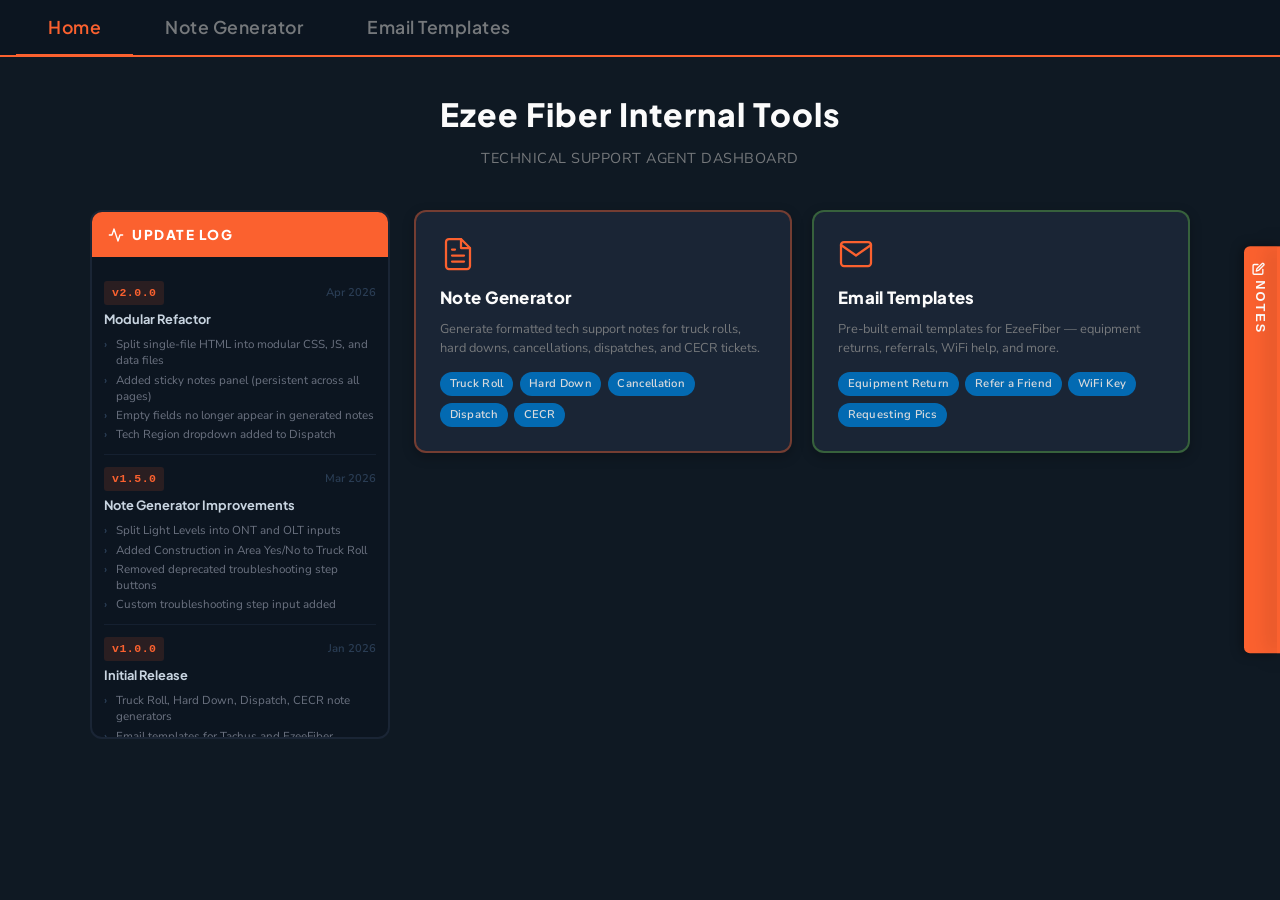
<file: index.html>
<!DOCTYPE html>
<html lang="en">
<head>
    <meta charset="UTF-8">
    <meta name="viewport" content="width=device-width, initial-scale=1.0">
    <link rel="icon" type="image/jpg" href="./assets/img/EzeeIcon.jpg">
    <title>Ezee Fiber | Home</title>
    <link rel="preconnect" href="https://fonts.googleapis.com">
    <link rel="preconnect" href="https://fonts.gstatic.com" crossorigin>
    <link href="https://fonts.googleapis.com/css2?family=Nunito+Sans:ital,opsz,wght@0,6..12,300;0,6..12,400;0,6..12,500;0,6..12,600;0,6..12,700;0,6..12,800;0,6..12,900;1,6..12,400&family=Plus+Jakarta+Sans:wght@300;400;500;600;700;800;900&display=swap" rel="stylesheet">
    <link rel="stylesheet" href="./assets/css/styles.css">
</head>
<body>

    <!-- ── TAB NAVIGATION ── -->
    <nav class="tab-nav">
        <button class="tab-btn active" onclick="location.href='index.html'">Home</button>
        <button class="tab-btn" onclick="location.href='notegenerator.html'">Note Generator</button>
        <button class="tab-btn" onclick="location.href='emailtemplate.html'">Email Templates</button>
    </nav>

    <!-- ── PAGE: HOME ── -->
    <div class="home-page">
        <div class="home-header">
            <h1>Ezee Fiber Internal Tools</h1>
            <p>Technical Support Agent Dashboard</p>
        </div>

        <!-- ── TWO-COLUMN LAYOUT: Update Log + Tool Cards ── -->
        <div class="home-body">

            <!-- LEFT: Update Log -->
            <div class="update-log">
                <div class="update-log-header">
                    <span class="update-log-icon"><svg width="16" height="16" viewBox="0 0 24 24" fill="none" stroke="white" stroke-width="2" stroke-linecap="round" stroke-linejoin="round"><polyline points="22 12 18 12 15 21 9 3 6 12 2 12"/></svg></span>
                    <span class="update-log-title">Update Log</span>
                </div>
                <div class="update-log-list">

                    <div class="update-entry">
                        <div class="update-entry-top">
                            <span class="update-version">v2.0.0</span>
                            <span class="update-date">Apr 2026</span>
                        </div>
                        <div class="update-entry-title">Modular Refactor</div>
                        <ul class="update-entry-items">
                            <li>Split single-file HTML into modular CSS, JS, and data files</li>
                            <li>Added sticky notes panel (persistent across all pages)</li>
                            <li>Empty fields no longer appear in generated notes</li>
                            <li>Tech Region dropdown added to Dispatch</li>
                        </ul>
                    </div>

                    <div class="update-entry">
                        <div class="update-entry-top">
                            <span class="update-version">v1.5.0</span>
                            <span class="update-date">Mar 2026</span>
                        </div>
                        <div class="update-entry-title">Note Generator Improvements</div>
                        <ul class="update-entry-items">
                            <li>Split Light Levels into ONT and OLT inputs</li>
                            <li>Added Construction in Area Yes/No to Truck Roll</li>
                            <li>Removed deprecated troubleshooting step buttons</li>
                            <li>Custom troubleshooting step input added</li>
                        </ul>
                    </div>

                    <div class="update-entry">
                        <div class="update-entry-top">
                            <span class="update-version">v1.0.0</span>
                            <span class="update-date">Jan 2026</span>
                        </div>
                        <div class="update-entry-title">Initial Release</div>
                        <ul class="update-entry-items">
                            <li>Truck Roll, Hard Down, Dispatch, CECR note generators</li>
                            <li>Email templates for Tachus and EzeeFiber</li>
                            <li>Login gate with session management</li>
                        </ul>
                    </div>

                </div>
            </div>

            <!-- RIGHT: Tool Cards -->
            <div class="home-right">
                <div class="home-grid">
                    <div class="home-card card-orange" onclick="location.href='notegenerator.html'">
                        <span class="home-card-icon">
                            <svg width="36" height="36" viewBox="0 0 24 24" fill="none" stroke="#FB612F" stroke-width="1.5" stroke-linecap="round" stroke-linejoin="round"><path d="M14 2H6a2 2 0 0 0-2 2v16a2 2 0 0 0 2 2h12a2 2 0 0 0 2-2V8z"/><polyline points="14,2 14,8 20,8"/><line x1="16" y1="13" x2="8" y2="13"/><line x1="16" y1="17" x2="8" y2="17"/><line x1="10" y1="9" x2="8" y2="9"/></svg>
                        </span>
                        <div class="home-card-title">Note Generator</div>
                        <div class="home-card-desc">Generate formatted tech support notes for truck rolls, hard downs, cancellations, dispatches, and CECR tickets.</div>
                        <div class="home-card-tags">
                            <span class="home-card-tag">Truck Roll</span>
                            <span class="home-card-tag">Hard Down</span>
                            <span class="home-card-tag">Cancellation</span>
                            <span class="home-card-tag">Dispatch</span>
                            <span class="home-card-tag">CECR</span>
                        </div>
                    </div>
                    <div class="home-card card-green" onclick="location.href='emailtemplate.html'">
                        <span class="home-card-icon">
                            <svg width="36" height="36" viewBox="0 0 24 24" fill="none" stroke="#FB612F" stroke-width="1.5" stroke-linecap="round" stroke-linejoin="round"><path d="M4 4h16c1.1 0 2 .9 2 2v12c0 1.1-.9 2-2 2H4c-1.1 0-2-.9-2-2V6c0-1.1.9-2 2-2z"/><polyline points="22,6 12,13 2,6"/></svg>
                        </span>
                        <div class="home-card-title">Email Templates</div>
                        <div class="home-card-desc">Pre-built email templates for EzeeFiber — equipment returns, referrals, WiFi help, and more.</div>
                        <div class="home-card-tags">
                            <span class="home-card-tag">Equipment Return</span>
                            <span class="home-card-tag">Refer a Friend</span>
                            <span class="home-card-tag">WiFi Key</span>
                            <span class="home-card-tag">Requesting Pics</span>
                        </div>
                    </div>
                </div>
            </div>

        </div><!-- end .home-body -->
    </div>

    <!-- ── STICKY NOTES PANEL ── -->
    <div class="sticky-notes-tab" id="sticky-notes-tab">
        <button class="sticky-notes-toggle" onclick="toggleNotesPanel()" title="Toggle Notes">
            <svg width="13" height="13" viewBox="0 0 24 24" fill="none" stroke="white" stroke-width="2.5" stroke-linecap="round" stroke-linejoin="round" style="display:inline;vertical-align:middle;margin-right:4px"><path d="M11 4H4a2 2 0 0 0-2 2v14a2 2 0 0 0 2 2h14a2 2 0 0 0 2-2v-7"/><path d="M18.5 2.5a2.121 2.121 0 0 1 3 3L12 15l-4 1 1-4 9.5-9.5z"/></svg>Notes
        </button>
        <div class="sticky-notes-panel" id="sticky-notes-panel">
            <div class="sticky-notes-inner">
                <div class="sticky-notes-header">
                    <span class="sticky-notes-title"><svg width="13" height="13" viewBox="0 0 24 24" fill="none" stroke="#FB612F" stroke-width="2.5" stroke-linecap="round" stroke-linejoin="round" style="display:inline;vertical-align:middle;margin-right:4px"><path d="M11 4H4a2 2 0 0 0-2 2v14a2 2 0 0 0 2 2h14a2 2 0 0 0 2-2v-7"/><path d="M18.5 2.5a2.121 2.121 0 0 1 3 3L12 15l-4 1 1-4 9.5-9.5z"/></svg>My Notes</span>
                    <div class="sticky-notes-actions">
                        <button class="sticky-notes-copy" id="notes-copy-btn" onclick="copyNotes()">Copy</button>
                        <button class="sticky-notes-clear" onclick="clearNotes()">Clear</button>
                    </div>
                </div>
                <textarea class="sticky-notes-textarea" id="sticky-notes-area" placeholder="Type notes here... They'll be saved automatically."></textarea>
                <div class="sticky-notes-footer">Auto-saved to this browser</div>
            </div>
        </div>
    </div>

    <!-- ══════════════════════════════════════════════
         SCRIPTS
         ══════════════════════════════════════════════ -->
    <script src="./assets/js/notes.js"></script>
    <script>
        const stickyArea = document.getElementById('sticky-notes-area');
        const saved = localStorage.getItem('ef_sticky_notes');
        if (saved) stickyArea.value = saved;
        stickyArea.addEventListener('input', () => localStorage.setItem('ef_sticky_notes', stickyArea.value));
    </script>

</body>
</html>
</file>
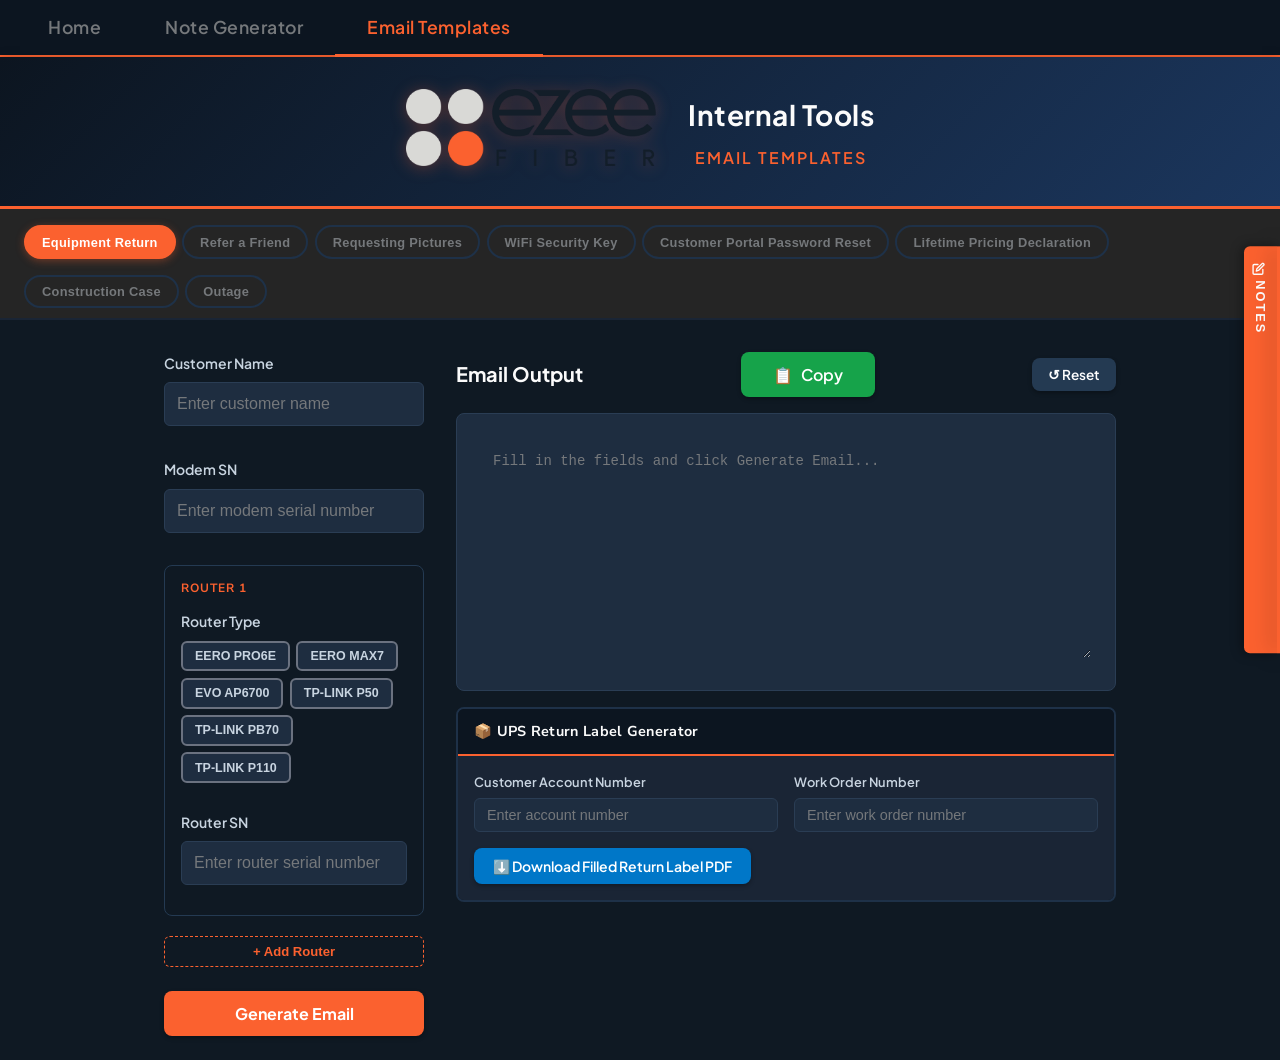
<file: emailtemplate.html>
<!DOCTYPE html>
<html lang="en">
<head>
    <meta charset="UTF-8">
    <meta name="viewport" content="width=device-width, initial-scale=1.0">
    <link rel="icon" type="image/jpg" href="./assets/img/EzeeIcon.jpg">
    <title>Ezee Fiber | Email Templates</title>
    <link rel="preconnect" href="https://fonts.googleapis.com">
    <link rel="preconnect" href="https://fonts.gstatic.com" crossorigin>
    <link href="https://fonts.googleapis.com/css2?family=Nunito+Sans:ital,opsz,wght@0,6..12,300;0,6..12,400;0,6..12,500;0,6..12,600;0,6..12,700;0,6..12,800;0,6..12,900;1,6..12,400&family=Plus+Jakarta+Sans:wght@300;400;500;600;700;800;900&display=swap" rel="stylesheet">
    <link rel="stylesheet" href="./assets/css/styles.css">
</head>
<body>

    <!-- ── TAB NAVIGATION ── -->
    <nav class="tab-nav">
        <button class="tab-btn" onclick="location.href='index.html'">Home</button>
        <button class="tab-btn" onclick="location.href='notegenerator.html'">Note Generator</button>
        <button class="tab-btn active" onclick="location.href='emailtemplate.html'">Email Templates</button>
    </nav>

    <!-- Page header — logo, title, and subtitle -->
    <div class="header-wrapper">
        <div class="header-container">
            <div class="logo-container">
                <img src="./assets/img/EzeeFiberLogo.png" alt="Ezee Fiber Logo">
            </div>
            <div class="header-text">
                <div class="header-title">Internal Tools</div>
                <div class="header-subtitle">Email Templates</div>
            </div>
        </div>
    </div>

    <!-- ── PAGE: EMAIL TEMPLATES ── -->
    <div class="email-page">
        <!-- EzeeFiber Email Templates -->
        <div id="email-sub-ezee" class="email-sub-page active">
            <nav class="email-mini-nav email-mini-nav-ezee">
                <button class="email-mini-btn email-mini-btn-active" id="email-ezee-btn-cancellation" onclick="switchEmailMiniTab('ezee', 'cancellation', this)">Equipment Return</button>
                <button class="email-mini-btn" id="email-ezee-btn-raf" onclick="switchEmailMiniTab('ezee', 'raf', this)">Refer a Friend</button>
                <button class="email-mini-btn" id="email-ezee-btn-requesting-pictures" onclick="switchEmailMiniTab('ezee', 'requesting-pictures', this)">Requesting Pictures</button>
                <button class="email-mini-btn" id="email-ezee-btn-wifi-security-key" onclick="switchEmailMiniTab('ezee', 'wifi-security-key', this)">WiFi Security Key</button>
                <button class="email-mini-btn" id="email-ezee-btn-portal-password-reset" onclick="switchEmailMiniTab('ezee', 'portal-password-reset', this)">Customer Portal Password Reset</button>
                <button class="email-mini-btn" id="email-ezee-btn-lifetime-pricing" onclick="switchEmailMiniTab('ezee', 'lifetime-pricing', this)">Lifetime Pricing Declaration</button>
                <button class="email-mini-btn" id="email-ezee-btn-construction-case" onclick="switchEmailMiniTab('ezee', 'construction-case', this)">Construction Case</button>
                <button class="email-mini-btn" id="email-ezee-btn-outage" onclick="switchEmailMiniTab('ezee', 'outage', this)">Outage</button>
            </nav>
            <div class="email-mini-content">
                <div id="email-ezee-cancellation" class="email-mini-page active">
                    <div class="email-template-form">
                        <div class="etf-fields">
                            <div class="form-group">
                                <label for="ter-e-name">Customer Name</label>
                                <input type="text" id="ter-e-name" placeholder="Enter customer name">
                            </div>
                            <div class="form-group">
                                <label for="ter-e-modem">Modem SN</label>
                                <input type="text" id="ter-e-modem" placeholder="Enter modem serial number">
                            </div>
                            <div class="router-entries" id="ter-e-router-entries">
                                <div class="router-entry" data-router-type="">
                                    <div class="router-entry-header">
                                        <span class="router-entry-label">Router 1</span>
                                        <button type="button" class="router-remove-btn" style="display:none" onclick="removeRouterRow(this, 'ter-e')">✕ Remove</button>
                                    </div>
                                    <div class="form-group">
                                        <label>Router Type</label>
                                        <div class="router-type-grid">
                                            <button type="button" class="router-type-btn" onclick="setRouterType('EERO PRO6E', this)">EERO PRO6E</button>
                                            <button type="button" class="router-type-btn" onclick="setRouterType('EERO MAX7', this)">EERO MAX7</button>
                                            <button type="button" class="router-type-btn" onclick="setRouterType('EVO AP6700', this)">EVO AP6700</button>
                                            <button type="button" class="router-type-btn" onclick="setRouterType('TP-LINK P50', this)">TP-LINK P50</button>
                                            <button type="button" class="router-type-btn" onclick="setRouterType('TP-LINK PB70', this)">TP-LINK PB70</button>
                                            <button type="button" class="router-type-btn" onclick="setRouterType('TP-LINK P110', this)">TP-LINK P110</button>
                                        </div>
                                    </div>
                                    <div class="form-group">
                                        <label>Router SN</label>
                                        <input type="text" class="router-sn-input" placeholder="Enter router serial number">
                                    </div>
                                </div>
                            </div>
                            <button type="button" class="router-add-btn" onclick="addRouterRow('ter-e')">+ Add Router</button>
                            <button class="btn btn-primary etf-generate-btn" style="background:#FB612F;" onclick="generateEquipReturn()">Generate Email</button>
                        </div>
                        <div class="etf-output-wrap">
                            <div class="output-header">
                                <h3>Email Output</h3>
                                <button class="btn btn-success" onclick="copyEquipReturn()">
                                    <span id="ter-e-copy-icon">&#128203;</span>
                                    <span id="ter-e-copy-text">Copy</span>
                                </button>
                                <button class="btn btn-secondary" onclick="resetEmailTemplate('ter-e-output', ['ter-e-name','ter-e-modem'], 'ter-e')" style="padding:0.5rem 1rem;font-size:0.85rem;">↺ Reset</button>
                            </div>
                            <div class="output-box">
                                <textarea id="ter-e-output" spellcheck="false" placeholder="Fill in the fields and click Generate Email..."></textarea>
                            </div>
                            <div class="ups-label-section">
                                <div class="ups-label-header">
                                    <span class="ups-label-title">📦 UPS Return Label Generator</span>
                                </div>
                                <div class="ups-label-fields">
                                    <div class="ups-field-group">
                                        <label for="ter-e-acct">Customer Account Number</label>
                                        <input type="text" id="ter-e-acct" placeholder="Enter account number">
                                    </div>
                                    <div class="ups-field-group">
                                        <label for="ter-e-wo">Work Order Number</label>
                                        <input type="text" id="ter-e-wo" placeholder="Enter work order number">
                                    </div>
                                    <button class="btn ups-download-btn" onclick="downloadFilledPDF()">⬇️ Download Filled Return Label PDF</button>
                                </div>
                            </div>
                        </div>
                    </div>
                </div>
                <div id="email-ezee-raf" class="email-mini-page">
                    <div class="email-template-form raf-form">
                        <div class="etf-fields">
                            <div class="form-group">
                                <label for="eraf-name">Customer Name</label>
                                <input type="text" id="eraf-name" placeholder="Enter customer name">
                            </div>
                            <div class="form-group">
                                <label for="eraf-link">RAF Link</label>
                                <input type="text" id="eraf-link" placeholder="Enter referral link" style="width:100%;">
                            </div>
                            <button class="btn btn-primary etf-generate-btn" style="background:#FB612F;" onclick="generateRAF()">Generate Email</button>
                        </div>
                        <div class="etf-output-wrap">
                            <div class="output-header">
                                <h3>Email Output</h3>
                                <button class="btn btn-success" onclick="copyRAF()">
                                    <span id="eraf-copy-icon">&#128203;</span>
                                    <span id="eraf-copy-text">Copy</span>
                                </button>
                                <button class="btn btn-secondary" onclick="resetEmailTemplate('eraf-output', ['eraf-name','eraf-link'], null)" style="padding:0.5rem 1rem;font-size:0.85rem;">↺ Reset</button>
                            </div>
                            <img src="./assets/img/RAF1.png" class="raf-img-preview" alt="Refer a Friend header">
                            <div class="output-box">
                                <textarea id="eraf-output" spellcheck="false" placeholder="Fill in the fields and click Generate Email..."></textarea>
                            </div>
                            <img src="./assets/img/RAF2.png" class="raf-img-preview" alt="Refer a Friend footer">
                        </div>
                    </div>
                </div>
                <div id="email-ezee-requesting-pictures" class="email-mini-page">
                    <div class="email-template-form">
                        <div class="etf-fields">
                            <div class="form-group">
                                <label for="erp-name">Customer Name</label>
                                <input type="text" id="erp-name" placeholder="Enter customer name">
                            </div>
                            <div class="form-group">
                                <label for="erp-ticket">Ticket ID</label>
                                <input type="text" id="erp-ticket" placeholder="Enter ticket ID">
                            </div>
                            <button class="btn btn-primary etf-generate-btn" style="background:#FB612F;" onclick="generateReqPic()">Generate Email</button>
                        </div>
                        <div class="etf-output-wrap">
                            <div class="output-header">
                                <h3>Email Output</h3>
                                <button class="btn btn-success" onclick="copyReqPic()">
                                    <span id="erp-copy-icon">&#128203;</span>
                                    <span id="erp-copy-text">Copy</span>
                                </button>
                                <button class="btn btn-secondary" onclick="resetEmailTemplate('erp-output', ['erp-name','erp-ticket'], null)" style="padding:0.5rem 1rem;font-size:0.85rem;">↺ Reset</button>
                            </div>
                            <div class="output-box">
                                <textarea id="erp-output" spellcheck="false" placeholder="Fill in the fields and click Generate Email..."></textarea>
                            </div>
                        </div>
                    </div>
                </div>
                <div id="email-ezee-wifi-security-key" class="email-mini-page">
                    <div class="email-template-form">
                        <div class="etf-fields">
                            <div class="form-group">
                                <label for="ewsk-name">Customer First Name</label>
                                <input type="text" id="ewsk-name" placeholder="Enter first name">
                            </div>
                            <button class="btn btn-primary etf-generate-btn" style="background:#FB612F;" onclick="generateWifiKey()">Generate Email</button>
                        </div>
                        <div class="etf-output-wrap">
                            <div class="output-header">
                                <h3>Email Output</h3>
                                <button class="btn btn-success" onclick="copyWifiKey()">
                                    <span id="ewsk-copy-icon">&#128203;</span>
                                    <span id="ewsk-copy-text">Copy</span>
                                </button>
                                <button class="btn btn-secondary" onclick="resetEmailTemplate('ewsk-output', ['ewsk-name'], null)" style="padding:0.5rem 1rem;font-size:0.85rem;">↺ Reset</button>
                            </div>
                            <div class="output-box">
                                <textarea id="ewsk-output" spellcheck="false" placeholder="Fill in the fields and click Generate Email..."></textarea>
                            </div>
                        </div>
                    </div>
                </div>
                <div id="email-ezee-portal-password-reset" class="email-mini-page">
                    <div class="email-template-placeholder">
                        <div class="coming-soon-placeholder">
                            <div class="placeholder-mark" style="color:#FB612F;">Customer Portal Password Reset</div>
                            <div class="placeholder-sub">Coming Soon</div>
                        </div>
                    </div>
                </div>
                <div id="email-ezee-lifetime-pricing" class="email-mini-page">
                    <div class="email-template-placeholder">
                        <div class="coming-soon-placeholder">
                            <div class="placeholder-mark" style="color:#FB612F;">Lifetime Pricing Declaration</div>
                            <div class="placeholder-sub">Coming Soon</div>
                        </div>
                    </div>
                </div>
                <div id="email-ezee-construction-case" class="email-mini-page">
                    <div class="email-template-placeholder">
                        <div class="coming-soon-placeholder">
                            <div class="placeholder-mark" style="color:#FB612F;">Construction Case</div>
                            <div class="placeholder-sub">Coming Soon</div>
                        </div>
                    </div>
                </div>
                <div id="email-ezee-outage" class="email-mini-page">
                    <div class="email-template-placeholder">
                        <div class="coming-soon-placeholder">
                            <div class="placeholder-mark" style="color:#FB612F;">Outage</div>
                            <div class="placeholder-sub">Coming Soon</div>
                        </div>
                    </div>
                </div>
            </div>
        </div>
    </div>

    <!-- ── STICKY NOTES PANEL ── -->
    <div class="sticky-notes-tab" id="sticky-notes-tab">
        <button class="sticky-notes-toggle" onclick="toggleNotesPanel()" title="Toggle Notes">
            <svg width="13" height="13" viewBox="0 0 24 24" fill="none" stroke="white" stroke-width="2.5" stroke-linecap="round" stroke-linejoin="round" style="display:inline;vertical-align:middle;margin-right:4px"><path d="M11 4H4a2 2 0 0 0-2 2v14a2 2 0 0 0 2 2h14a2 2 0 0 0 2-2v-7"/><path d="M18.5 2.5a2.121 2.121 0 0 1 3 3L12 15l-4 1 1-4 9.5-9.5z"/></svg>Notes
        </button>
        <div class="sticky-notes-panel" id="sticky-notes-panel">
            <div class="sticky-notes-inner">
                <div class="sticky-notes-header">
                    <span class="sticky-notes-title"><svg width="13" height="13" viewBox="0 0 24 24" fill="none" stroke="#FB612F" stroke-width="2.5" stroke-linecap="round" stroke-linejoin="round" style="display:inline;vertical-align:middle;margin-right:4px"><path d="M11 4H4a2 2 0 0 0-2 2v14a2 2 0 0 0 2 2h14a2 2 0 0 0 2-2v-7"/><path d="M18.5 2.5a2.121 2.121 0 0 1 3 3L12 15l-4 1 1-4 9.5-9.5z"/></svg>My Notes</span>
                    <div class="sticky-notes-actions">
                        <button class="sticky-notes-copy" id="notes-copy-btn" onclick="copyNotes()">Copy</button>
                        <button class="sticky-notes-clear" onclick="clearNotes()">Clear</button>
                    </div>
                </div>
                <textarea class="sticky-notes-textarea" id="sticky-notes-area" placeholder="Type notes here... They'll be saved automatically."></textarea>
                <div class="sticky-notes-footer">Auto-saved to this browser</div>
            </div>
        </div>
    </div>

    <!-- ══════════════════════════════════════════════
         SCRIPTS
         ══════════════════════════════════════════════ -->
    <script src="./assets/js/app.js"></script>
    <script src="./assets/js/email.js"></script>
    <script src="./assets/js/notes.js"></script>
    <script>
        const stickyArea = document.getElementById('sticky-notes-area');
        const saved = localStorage.getItem('ef_sticky_notes');
        if (saved) stickyArea.value = saved;
        stickyArea.addEventListener('input', () => localStorage.setItem('ef_sticky_notes', stickyArea.value));
        switchEmailMiniTab('ezee', 'cancellation', document.getElementById('email-ezee-btn-cancellation'));
    </script>

</body>
</html>
</file>
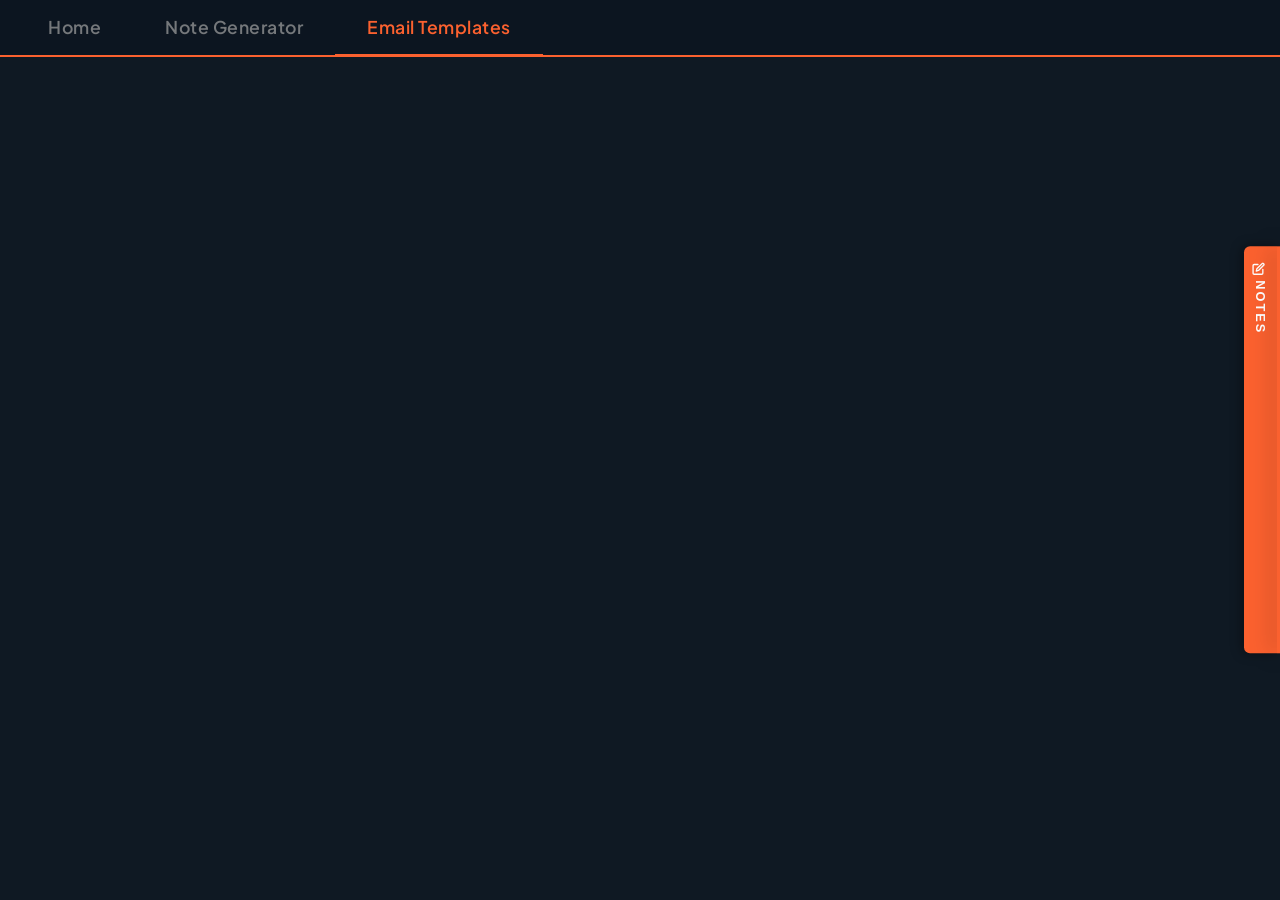
<file: emailtemplates.html>
<!DOCTYPE html>
<html lang="en">
<head>
    <meta charset="UTF-8">
    <meta name="viewport" content="width=device-width, initial-scale=1.0">
    <link rel="icon" type="image/jpg" href="./assets/img/EzeeIcon.jpg">
    <title>Ezee Fiber Technical Support Note Generator</title>
    <link rel="preconnect" href="https://fonts.googleapis.com">
    <link rel="preconnect" href="https://fonts.gstatic.com" crossorigin>
    <link href="https://fonts.googleapis.com/css2?family=Nunito+Sans:ital,opsz,wght@0,6..12,300;0,6..12,400;0,6..12,500;0,6..12,600;0,6..12,700;0,6..12,800;0,6..12,900;1,6..12,400&family=Plus+Jakarta+Sans:wght@300;400;500;600;700;800;900&display=swap" rel="stylesheet">
    <link rel="stylesheet" href="./assets/css/styles.css">
</head>
<body>

    <!-- ── TAB NAVIGATION ── -->
    <nav class="tab-nav">
        <a href="index.html"><button class="tab-btn" onclick="switchTab('home', this)">Home</button></a>
        <a href="index.html"><button class="tab-btn" onclick="switchTab('support', this)">Note Generator</button></a>
        <a href="emailtemplates.html"><button class="tab-btn active" onclick="switchTab('email', this)">Email Templates</button></a>
    </nav>

    <!-- ── PAGE: EMAIL TEMPLATES ── -->
    <div id="page-email" class="page">
        <div class="email-page">
            <nav class="email-sub-nav">
                <button class="email-sub-btn active-tachus" id="sub-btn-tachus" onclick="switchEmailTab('tachus')">
                    <span class="sub-indicator dot-tachus"></span>Tachus Email Templates
                </button>
                <button class="email-sub-btn" id="sub-btn-ezee" onclick="switchEmailTab('ezee')">
                    <span class="sub-indicator dot-ezee"></span>EzeeFiber Email Templates
                </button>
            </nav>

            <!-- Tachus Sub-Page -->
            <div id="email-sub-tachus" class="email-sub-page active">
                <nav class="email-mini-nav email-mini-nav-tachus">
                    <button class="email-mini-btn email-mini-btn-active" id="email-tachus-btn-cancellation" onclick="switchEmailMiniTab('tachus', 'cancellation', this)">Equipment Return</button>
                    <button class="email-mini-btn" id="email-tachus-btn-raf" onclick="switchEmailMiniTab('tachus', 'raf', this)">Refer a Friend</button>
                    <button class="email-mini-btn" id="email-tachus-btn-requesting-pictures" onclick="switchEmailMiniTab('tachus', 'requesting-pictures', this)">Requesting Pictures</button>
                    <button class="email-mini-btn" id="email-tachus-btn-wifi-security-key" onclick="switchEmailMiniTab('tachus', 'wifi-security-key', this)">WiFi Security Key</button>
                    <button class="email-mini-btn" id="email-tachus-btn-portal-password-reset" onclick="switchEmailMiniTab('tachus', 'portal-password-reset', this)">Customer Portal Password Reset</button>
                    <button class="email-mini-btn" id="email-tachus-btn-lifetime-pricing" onclick="switchEmailMiniTab('tachus', 'lifetime-pricing', this)">Lifetime Pricing Declaration</button>
                    <button class="email-mini-btn" id="email-tachus-btn-construction-case" onclick="switchEmailMiniTab('tachus', 'construction-case', this)">Construction Case</button>
                    <button class="email-mini-btn" id="email-tachus-btn-outage" onclick="switchEmailMiniTab('tachus', 'outage', this)">Outage</button>
                </nav>
                <div class="email-mini-content">
                    <div id="email-tachus-cancellation" class="email-mini-page active">
                        <div class="email-template-form">
                            <div class="etf-fields">
                                <div class="form-group">
                                    <label for="ter-t-name">Customer Name</label>
                                    <input type="text" id="ter-t-name" placeholder="Enter customer name">
                                </div>
                                <div class="form-group">
                                    <label for="ter-t-modem">Modem SN</label>
                                    <input type="text" id="ter-t-modem" placeholder="Enter modem serial number">
                                </div>
                                <div class="form-group">
                                    <label>Router Type</label>
                                    <div class="router-type-grid">
                                        <button type="button" class="router-type-btn" id="ter-t-router-EERO-PRO6E" onclick="setRouterType('ter-t', 'EERO PRO6E', this)">EERO PRO6E</button>
                                        <button type="button" class="router-type-btn" id="ter-t-router-EERO-MAX7" onclick="setRouterType('ter-t', 'EERO MAX7', this)">EERO MAX7</button>
                                        <button type="button" class="router-type-btn" id="ter-t-router-EVO-AP6700" onclick="setRouterType('ter-t', 'EVO AP6700', this)">EVO AP6700</button>
                                        <button type="button" class="router-type-btn" id="ter-t-router-TP-LINK-P50" onclick="setRouterType('ter-t', 'TP-LINK P50', this)">TP-LINK P50</button>
                                        <button type="button" class="router-type-btn" id="ter-t-router-TP-LINK-PB70" onclick="setRouterType('ter-t', 'TP-LINK PB70', this)">TP-LINK PB70</button>
                                        <button type="button" class="router-type-btn" id="ter-t-router-TP-LINK-P110" onclick="setRouterType('ter-t', 'TP-LINK P110', this)">TP-LINK P110</button>
                                    </div>
                                    <span id="ter-t-router-display" class="router-type-display"></span>
                                </div>
                                <div class="form-group">
                                    <label for="ter-t-router-sn">Router SN</label>
                                    <input type="text" id="ter-t-router-sn" placeholder="Enter router serial number">
                                </div>
                                <button class="btn btn-primary etf-generate-btn" onclick="generateEquipReturn('tachus')">Generate Email</button>
                            </div>
                            <div class="etf-output-wrap">
                                <div class="output-header">
                                    <h3>Email Output</h3>
                                    <button class="btn btn-success" onclick="copyEquipReturn('tachus')">
                                        <span id="ter-t-copy-icon">&#128203;</span>
                                        <span id="ter-t-copy-text">Copy</span>
                                    </button>
                                    <button class="btn btn-secondary" onclick="resetEmailTemplate('ter-t-output', ['ter-t-name','ter-t-modem','ter-t-router-sn'], 'ter-t')" style="padding:0.5rem 1rem;font-size:0.85rem;">↺ Reset</button>
                                </div>
                                <div class="output-box">
                                    <textarea id="ter-t-output" spellcheck="false" placeholder="Fill in the fields and click Generate Email..."></textarea>
                                </div>
                                <div class="ups-label-section">
                                    <div class="ups-label-header">
                                        <span class="ups-label-title">📦 UPS Return Label Generator</span>
                                    </div>
                                    <div class="ups-label-fields">
                                        <div class="ups-field-group">
                                            <label for="ter-t-acct">Customer Account Number</label>
                                            <input type="text" id="ter-t-acct" placeholder="Enter account number">
                                        </div>
                                        <div class="ups-field-group">
                                            <label for="ter-t-wo">Work Order Number</label>
                                            <input type="text" id="ter-t-wo" placeholder="Enter work order number">
                                        </div>
                                        <button class="btn ups-download-btn" onclick="downloadFilledPDF('tachus')">⬇️ Download Filled Return Label PDF</button>
                                    </div>
                                </div>
                            </div>
                        </div>
                    </div>
                    <div id="email-tachus-raf" class="email-mini-page">
                        <div class="email-template-form raf-form">
                            <div class="etf-fields">
                                <div class="form-group">
                                    <label for="traf-name">Customer Name</label>
                                    <input type="text" id="traf-name" placeholder="Enter customer name">
                                </div>
                                <div class="form-group">
                                    <label for="traf-link">RAF Link</label>
                                    <input type="text" id="traf-link" placeholder="Enter referral link" style="width:100%;">
                                </div>
                                <button class="btn btn-primary etf-generate-btn" style="background:#61bb46;" onclick="generateRAF('tachus')">Generate Email</button>
                            </div>
                            <div class="etf-output-wrap">
                                <div class="output-header">
                                    <h3>Email Output</h3>
                                    <button class="btn btn-success" onclick="copyRAF('tachus')">
                                        <span id="traf-copy-icon">&#128203;</span>
                                        <span id="traf-copy-text">Copy</span>
                                    </button>
                                    <button class="btn btn-secondary" onclick="resetEmailTemplate('traf-output', ['traf-name','traf-link'], null)" style="padding:0.5rem 1rem;font-size:0.85rem;">↺ Reset</button>
                                </div>
                                <img src="./assets/img/RAF1.png" class="raf-img-preview" alt="Refer a Friend header">
                                <div class="output-box">
                                    <textarea id="traf-output" spellcheck="false" placeholder="Fill in the fields and click Generate Email..."></textarea>
                                </div>
                                <img src="./assets/img/RAF2.png" class="raf-img-preview" alt="Refer a Friend footer">
                            </div>
                        </div>
                    </div>
                    <div id="email-tachus-requesting-pictures" class="email-mini-page">
                        <div class="email-template-form">
                            <div class="etf-fields">
                                <div class="form-group">
                                    <label for="trp-name">Customer Name</label>
                                    <input type="text" id="trp-name" placeholder="Enter customer name">
                                </div>
                                <div class="form-group">
                                    <label for="trp-ticket">Ticket ID</label>
                                    <input type="text" id="trp-ticket" placeholder="Enter ticket ID">
                                </div>
                                <button class="btn btn-primary etf-generate-btn" onclick="generateReqPic('tachus')">Generate Email</button>
                            </div>
                            <div class="etf-output-wrap">
                                <div class="output-header">
                                    <h3>Email Output</h3>
                                    <button class="btn btn-success" onclick="copyReqPic('tachus')">
                                        <span id="trp-copy-icon">&#128203;</span>
                                        <span id="trp-copy-text">Copy</span>
                                    </button>
                                    <button class="btn btn-secondary" onclick="resetEmailTemplate('trp-output', ['trp-name','trp-ticket'], null)" style="padding:0.5rem 1rem;font-size:0.85rem;">↺ Reset</button>
                                </div>
                                <div class="output-box">
                                    <textarea id="trp-output" spellcheck="false" placeholder="Fill in the fields and click Generate Email..."></textarea>
                                </div>
                            </div>
                        </div>
                    </div>
                    <div id="email-tachus-wifi-security-key" class="email-mini-page">
                        <div class="email-template-form">
                            <div class="etf-fields">
                                <div class="form-group">
                                    <label for="twsk-name">Customer First Name</label>
                                    <input type="text" id="twsk-name" placeholder="Enter first name">
                                </div>
                                <button class="btn btn-primary etf-generate-btn" onclick="generateWifiKey('tachus')">Generate Email</button>
                            </div>
                            <div class="etf-output-wrap">
                                <div class="output-header">
                                    <h3>Email Output</h3>
                                    <button class="btn btn-success" onclick="copyWifiKey('tachus')">
                                        <span id="twsk-copy-icon">&#128203;</span>
                                        <span id="twsk-copy-text">Copy</span>
                                    </button>
                                    <button class="btn btn-secondary" onclick="resetEmailTemplate('twsk-output', ['twsk-name'], null)" style="padding:0.5rem 1rem;font-size:0.85rem;">↺ Reset</button>
                                </div>
                                <div class="output-box">
                                    <textarea id="twsk-output" spellcheck="false" placeholder="Fill in the fields and click Generate Email..."></textarea>
                                </div>
                            </div>
                        </div>
                    </div>
                    <div id="email-tachus-portal-password-reset" class="email-mini-page">
                        <div class="email-template-placeholder">
                            <div class="coming-soon-placeholder">
                                <div class="placeholder-mark" style="color:#61bb46;">Customer Portal Password Reset</div>
                                <div class="placeholder-sub">Coming Soon</div>
                            </div>
                        </div>
                    </div>
                    <div id="email-tachus-lifetime-pricing" class="email-mini-page">
                        <div class="email-template-placeholder">
                            <div class="coming-soon-placeholder">
                                <div class="placeholder-mark" style="color:#61bb46;">Lifetime Pricing Declaration</div>
                                <div class="placeholder-sub">Coming Soon</div>
                            </div>
                        </div>
                    </div>
                    <div id="email-tachus-construction-case" class="email-mini-page">
                        <div class="email-template-placeholder">
                            <div class="coming-soon-placeholder">
                                <div class="placeholder-mark" style="color:#61bb46;">Construction Case</div>
                                <div class="placeholder-sub">Coming Soon</div>
                            </div>
                        </div>
                    </div>
                    <div id="email-tachus-outage" class="email-mini-page">
                        <div class="email-template-placeholder">
                            <div class="coming-soon-placeholder">
                                <div class="placeholder-mark" style="color:#61bb46;">Outage</div>
                                <div class="placeholder-sub">Coming Soon</div>
                            </div>
                        </div>
                    </div>
                </div>
            </div>

            <!-- EzeeFiber Sub-Page -->
            <div id="email-sub-ezee" class="email-sub-page">
                <nav class="email-mini-nav email-mini-nav-ezee">
                    <button class="email-mini-btn email-mini-btn-active" id="email-ezee-btn-cancellation" onclick="switchEmailMiniTab('ezee', 'cancellation', this)">Equipment Return</button>
                    <button class="email-mini-btn" id="email-ezee-btn-raf" onclick="switchEmailMiniTab('ezee', 'raf', this)">Refer a Friend</button>
                    <button class="email-mini-btn" id="email-ezee-btn-requesting-pictures" onclick="switchEmailMiniTab('ezee', 'requesting-pictures', this)">Requesting Pictures</button>
                    <button class="email-mini-btn" id="email-ezee-btn-wifi-security-key" onclick="switchEmailMiniTab('ezee', 'wifi-security-key', this)">WiFi Security Key</button>
                    <button class="email-mini-btn" id="email-ezee-btn-portal-password-reset" onclick="switchEmailMiniTab('ezee', 'portal-password-reset', this)">Customer Portal Password Reset</button>
                    <button class="email-mini-btn" id="email-ezee-btn-lifetime-pricing" onclick="switchEmailMiniTab('ezee', 'lifetime-pricing', this)">Lifetime Pricing Declaration</button>
                    <button class="email-mini-btn" id="email-ezee-btn-construction-case" onclick="switchEmailMiniTab('ezee', 'construction-case', this)">Construction Case</button>
                    <button class="email-mini-btn" id="email-ezee-btn-outage" onclick="switchEmailMiniTab('ezee', 'outage', this)">Outage</button>
                </nav>
                <div class="email-mini-content">
                    <div id="email-ezee-cancellation" class="email-mini-page active">
                        <div class="email-template-form">
                            <div class="etf-fields">
                                <div class="form-group">
                                    <label for="ter-e-name">Customer Name</label>
                                    <input type="text" id="ter-e-name" placeholder="Enter customer name">
                                </div>
                                <div class="form-group">
                                    <label for="ter-e-modem">Modem SN</label>
                                    <input type="text" id="ter-e-modem" placeholder="Enter modem serial number">
                                </div>
                                <div class="form-group">
                                    <label>Router Type</label>
                                    <div class="router-type-grid">
                                        <button type="button" class="router-type-btn" id="ter-e-router-EERO-PRO6E" onclick="setRouterType('ter-e', 'EERO PRO6E', this)">EERO PRO6E</button>
                                        <button type="button" class="router-type-btn" id="ter-e-router-EERO-MAX7" onclick="setRouterType('ter-e', 'EERO MAX7', this)">EERO MAX7</button>
                                        <button type="button" class="router-type-btn" id="ter-e-router-EVO-AP6700" onclick="setRouterType('ter-e', 'EVO AP6700', this)">EVO AP6700</button>
                                        <button type="button" class="router-type-btn" id="ter-e-router-TP-LINK-P50" onclick="setRouterType('ter-e', 'TP-LINK P50', this)">TP-LINK P50</button>
                                        <button type="button" class="router-type-btn" id="ter-e-router-TP-LINK-PB70" onclick="setRouterType('ter-e', 'TP-LINK PB70', this)">TP-LINK PB70</button>
                                        <button type="button" class="router-type-btn" id="ter-e-router-TP-LINK-P110" onclick="setRouterType('ter-e', 'TP-LINK P110', this)">TP-LINK P110</button>
                                    </div>
                                    <span id="ter-e-router-display" class="router-type-display"></span>
                                </div>
                                <div class="form-group">
                                    <label for="ter-e-router-sn">Router SN</label>
                                    <input type="text" id="ter-e-router-sn" placeholder="Enter router serial number">
                                </div>
                                <button class="btn btn-primary etf-generate-btn" style="background:#FB612F;" onclick="generateEquipReturn('ezee')">Generate Email</button>
                            </div>
                            <div class="etf-output-wrap">
                                <div class="output-header">
                                    <h3>Email Output</h3>
                                    <button class="btn btn-success" onclick="copyEquipReturn('ezee')">
                                        <span id="ter-e-copy-icon">&#128203;</span>
                                        <span id="ter-e-copy-text">Copy</span>
                                    </button>
                                    <button class="btn btn-secondary" onclick="resetEmailTemplate('ter-e-output', ['ter-e-name','ter-e-modem','ter-e-router-sn'], 'ter-e')" style="padding:0.5rem 1rem;font-size:0.85rem;">↺ Reset</button>
                                </div>
                                <div class="output-box">
                                    <textarea id="ter-e-output" spellcheck="false" placeholder="Fill in the fields and click Generate Email..."></textarea>
                                </div>
                                <div class="ups-label-section">
                                    <div class="ups-label-header">
                                        <span class="ups-label-title">📦 UPS Return Label Generator</span>
                                    </div>
                                    <div class="ups-label-fields">
                                        <div class="ups-field-group">
                                            <label for="ter-e-acct">Customer Account Number</label>
                                            <input type="text" id="ter-e-acct" placeholder="Enter account number">
                                        </div>
                                        <div class="ups-field-group">
                                            <label for="ter-e-wo">Work Order Number</label>
                                            <input type="text" id="ter-e-wo" placeholder="Enter work order number">
                                        </div>
                                        <button class="btn ups-download-btn" onclick="downloadFilledPDF('ezee')">⬇️ Download Filled Return Label PDF</button>
                                    </div>
                                </div>
                            </div>
                        </div>
                    </div>
                    <div id="email-ezee-raf" class="email-mini-page">
                        <div class="email-template-form raf-form">
                            <div class="etf-fields">
                                <div class="form-group">
                                    <label for="eraf-name">Customer Name</label>
                                    <input type="text" id="eraf-name" placeholder="Enter customer name">
                                </div>
                                <div class="form-group">
                                    <label for="eraf-link">RAF Link</label>
                                    <input type="text" id="eraf-link" placeholder="Enter referral link" style="width:100%;">
                                </div>
                                <button class="btn btn-primary etf-generate-btn" style="background:#FB612F;" onclick="generateRAF('ezee')">Generate Email</button>
                            </div>
                            <div class="etf-output-wrap">
                                <div class="output-header">
                                    <h3>Email Output</h3>
                                    <button class="btn btn-success" onclick="copyRAF('ezee')">
                                        <span id="eraf-copy-icon">&#128203;</span>
                                        <span id="eraf-copy-text">Copy</span>
                                    </button>
                                    <button class="btn btn-secondary" onclick="resetEmailTemplate('eraf-output', ['eraf-name','eraf-link'], null)" style="padding:0.5rem 1rem;font-size:0.85rem;">↺ Reset</button>
                                </div>
                                <img src="./assets/img/RAF1.png" class="raf-img-preview" alt="Refer a Friend header">
                                <div class="output-box">
                                    <textarea id="eraf-output" spellcheck="false" placeholder="Fill in the fields and click Generate Email..."></textarea>
                                </div>
                                <img src="./assets/img/RAF2.png" class="raf-img-preview" alt="Refer a Friend footer">
                            </div>
                        </div>
                    </div>
                    <div id="email-ezee-requesting-pictures" class="email-mini-page">
                        <div class="email-template-form">
                            <div class="etf-fields">
                                <div class="form-group">
                                    <label for="erp-name">Customer Name</label>
                                    <input type="text" id="erp-name" placeholder="Enter customer name">
                                </div>
                                <div class="form-group">
                                    <label for="erp-ticket">Ticket ID</label>
                                    <input type="text" id="erp-ticket" placeholder="Enter ticket ID">
                                </div>
                                <button class="btn btn-primary etf-generate-btn" style="background:#FB612F;" onclick="generateReqPic('ezee')">Generate Email</button>
                            </div>
                            <div class="etf-output-wrap">
                                <div class="output-header">
                                    <h3>Email Output</h3>
                                    <button class="btn btn-success" onclick="copyReqPic('ezee')">
                                        <span id="erp-copy-icon">&#128203;</span>
                                        <span id="erp-copy-text">Copy</span>
                                    </button>
                                    <button class="btn btn-secondary" onclick="resetEmailTemplate('erp-output', ['erp-name','erp-ticket'], null)" style="padding:0.5rem 1rem;font-size:0.85rem;">↺ Reset</button>
                                </div>
                                <div class="output-box">
                                    <textarea id="erp-output" spellcheck="false" placeholder="Fill in the fields and click Generate Email..."></textarea>
                                </div>
                            </div>
                        </div>
                    </div>
                    <div id="email-ezee-wifi-security-key" class="email-mini-page">
                        <div class="email-template-form">
                            <div class="etf-fields">
                                <div class="form-group">
                                    <label for="ewsk-name">Customer First Name</label>
                                    <input type="text" id="ewsk-name" placeholder="Enter first name">
                                </div>
                                <button class="btn btn-primary etf-generate-btn" style="background:#FB612F;" onclick="generateWifiKey('ezee')">Generate Email</button>
                            </div>
                            <div class="etf-output-wrap">
                                <div class="output-header">
                                    <h3>Email Output</h3>
                                    <button class="btn btn-success" onclick="copyWifiKey('ezee')">
                                        <span id="ewsk-copy-icon">&#128203;</span>
                                        <span id="ewsk-copy-text">Copy</span>
                                    </button>
                                    <button class="btn btn-secondary" onclick="resetEmailTemplate('ewsk-output', ['ewsk-name'], null)" style="padding:0.5rem 1rem;font-size:0.85rem;">↺ Reset</button>
                                </div>
                                <div class="output-box">
                                    <textarea id="ewsk-output" spellcheck="false" placeholder="Fill in the fields and click Generate Email..."></textarea>
                                </div>
                            </div>
                        </div>
                    </div>
                    <div id="email-ezee-portal-password-reset" class="email-mini-page">
                        <div class="email-template-placeholder">
                            <div class="coming-soon-placeholder">
                                <div class="placeholder-mark" style="color:#FB612F;">Customer Portal Password Reset</div>
                                <div class="placeholder-sub">Coming Soon</div>
                            </div>
                        </div>
                    </div>
                    <div id="email-ezee-lifetime-pricing" class="email-mini-page">
                        <div class="email-template-placeholder">
                            <div class="coming-soon-placeholder">
                                <div class="placeholder-mark" style="color:#FB612F;">Lifetime Pricing Declaration</div>
                                <div class="placeholder-sub">Coming Soon</div>
                            </div>
                        </div>
                    </div>
                    <div id="email-ezee-construction-case" class="email-mini-page">
                        <div class="email-template-placeholder">
                            <div class="coming-soon-placeholder">
                                <div class="placeholder-mark" style="color:#FB612F;">Construction Case</div>
                                <div class="placeholder-sub">Coming Soon</div>
                            </div>
                        </div>
                    </div>
                    <div id="email-ezee-outage" class="email-mini-page">
                        <div class="email-template-placeholder">
                            <div class="coming-soon-placeholder">
                                <div class="placeholder-mark" style="color:#FB612F;">Outage</div>
                                <div class="placeholder-sub">Coming Soon</div>
                            </div>
                        </div>
                    </div>
                </div>
            </div>
        </div>
    </div>


    <!-- ══ NOC sub-pages moved into page-support (stub kept hidden for reference) ══ -->
    <div id="x-noc-stub" style="display:none!important;">

        <!-- ══ NOC SUB-PAGE stubs (live content is in page-support above) ══ -->
        <div id="noc-sub-commercial" class="note-sub-page noc-sub-page active">
            <div class="note-with-sidebar">

                <!-- LEFT: NOC Info Panel -->
                <div class="note-info-panel noc-panel">
                    <div class="info-panel-header">
                        <span class="info-panel-icon">
                            <svg width="16" height="16" viewBox="0 0 24 24" fill="none" stroke="white" stroke-width="2" stroke-linecap="round" stroke-linejoin="round"><rect x="2" y="7" width="20" height="14" rx="2"/><path d="M16 21V5a2 2 0 0 0-2-2h-4a2 2 0 0 0-2 2v16"/></svg>
                        </span>
                        <span class="info-panel-title">NOC Reference</span>
                    </div>
                    <div class="info-panel-section">
                        <div class="info-panel-section-title">NOC Probing Questions</div>
                        <ul class="info-panel-list">
                            <li>When did this issue happen?</li>
                            <li>Did anything in the network change? → Adding Devices, Switches, or Access Point Routers</li>
                            <li>What troubleshooting has already been done? → Document, document, document.</li>
                        </ul>
                    </div>
                    <div class="info-panel-section">
                        <div class="info-panel-section-title">NOC Escalation Guidelines</div>
                        <ul class="info-panel-list">
                            <li>For HARD DOWN commercial inquiries, TSRs will continue to create a Jira ticket when the inquiry is received by the contact center and forwarded to NOC.</li>
                            <li>Provide the customer with the Jira ticket number and clearly set the expectation that a NOC technician will contact them within the one-hour SLA.</li>
                            <li>TSRs may also provide the NOC contact number if needed: <strong>281-407-0050</strong></li>
                        </ul>
                    </div>
                </div>

                <!-- RIGHT: Commercial Form -->
                <div class="container">
                    <form id="commercialForm">
                        <div class="form-grid">
                            <div class="form-group full-width">
                                <div class="section-label">Commercial Customer Details</div>
                            </div>
                            <div class="form-group">
                                <label for="nc-businessName">Business Name</label>
                                <input type="text" id="nc-businessName" placeholder="Enter business name">
                            </div>
                            <div class="form-group">
                                <label for="nc-callBack">Call Back Number</label>
                                <input type="text" id="nc-callBack" placeholder="Enter call back number">
                            </div>
                            <div class="form-group">
                                <label for="nc-poc">Point of Contact (Caller's Name)</label>
                                <input type="text" id="nc-poc" placeholder="Enter caller's name">
                            </div>
                            <div class="form-group">
                                <label for="nc-timeIssue">Time Issue Started</label>
                                <input type="text" id="nc-timeIssue" placeholder="e.g. 2:30 PM today">
                            </div>
                            <div class="form-group full-width">
                                <label for="nc-customerReporting">Customer Reporting</label>
                                <textarea id="nc-customerReporting" placeholder="Describe what the customer is reporting..." style="min-height:100px;"></textarea>
                            </div>
                        </div>
                    </form>
                    <div class="action-buttons">
                        <button class="btn btn-primary" onclick="generateCommercial()">Generate Note</button>
                        <button class="btn btn-secondary" onclick="resetCommercial()">Reset Form</button>
                    </div>
                    <div id="ncOutputSection" class="output-section">
                        <div class="output-header">
                            <h3>Generated Note</h3>
                            <button class="btn btn-success" onclick="copyCommercial()">
                                <span id="ncCopyIcon">📋</span>
                                <span id="ncCopyText">Copy to Dashboard</span>
                            </button>
                        </div>
                        <div class="output-box">
                            <textarea id="ncGeneratedNote" spellcheck="false"></textarea>
                        </div>
                    </div>
                </div>

            </div>
        </div>

        <!-- ══ NOC SUB-PAGE: CGNAT Request ══ -->
        <div id="noc-sub-cgnat" class="note-sub-page noc-sub-page">
            <div class="note-with-sidebar">

                <!-- LEFT: CGNAT Info Panel -->
                <div class="note-info-panel cgnat-panel">
                    <div class="info-panel-header">
                        <span class="info-panel-icon">
                            <svg width="16" height="16" viewBox="0 0 24 24" fill="none" stroke="white" stroke-width="2" stroke-linecap="round" stroke-linejoin="round"><circle cx="12" cy="12" r="10"/><line x1="2" y1="12" x2="22" y2="12"/><path d="M12 2a15.3 15.3 0 0 1 4 10 15.3 15.3 0 0 1-4 10 15.3 15.3 0 0 1-4-10 15.3 15.3 0 0 1 4-10z"/></svg>
                        </span>
                        <span class="info-panel-title">CGNAT Reference</span>
                    </div>
                    <div class="info-panel-section">
                        <div class="info-panel-section-title">Identification: Private IP</div>
                        <ul class="info-panel-list">
                            <li>To confirm CGNAT, review the customer's router IP. If it falls in a private range, the customer is not on a public IP.</li>
                            <li><strong>100.64.0.0 – 100.127.255.255</strong></li>
                            <li><strong>10.0.0.0 – 10.255.255.255</strong></li>
                            <li>Example: Router IP 100.115.26.47 → Indicates private IP under CGNAT</li>
                        </ul>
                    </div>
                    <div class="info-panel-section">
                        <div class="info-panel-section-title">Common CGNAT Symptoms</div>
                        <ul class="info-panel-list">
                            <li>Inability to host/join online multiplayer games</li>
                            <li>Non-functional port forwarding despite correct setup</li>
                            <li>Cannot access home devices remotely (IP cameras, smart home)</li>
                            <li>VPN services not connecting or inconsistent</li>
                            <li>Router IP is in a private range (100.x.x.x or 10.x.x.x)</li>
                        </ul>
                    </div>
                    <div class="info-panel-section">
                        <div class="info-panel-section-title">Escalation</div>
                        <ul class="info-panel-list">
                            <li>If one or more symptoms are reported and a private IP is confirmed, escalate as outlined.</li>
                        </ul>
                    </div>
                </div>

                <!-- RIGHT: CGNAT Form -->
                <div class="container">
                    <form id="cgnatForm">
                        <div class="form-grid">
                            <div class="form-group full-width">
                                <div class="section-label">CGNAT Escalation – Public IP Request</div>
                            </div>
                            <div class="form-group">
                                <label for="cg-customerName">Customer Name</label>
                                <input type="text" id="cg-customerName" placeholder="Enter customer name">
                            </div>
                            <div class="form-group">
                                <label for="cg-ontId">ONT ID</label>
                                <input type="text" id="cg-ontId" placeholder="Enter ONT ID">
                            </div>
                            <div class="form-group">
                                <label for="cg-macAddress">MAC Address</label>
                                <input type="text" id="cg-macAddress" placeholder="e.g. 00:1A:2B:3C:4D:5E">
                            </div>
                            <div class="form-group">
                                <label for="cg-currentIp">Current Learned IP</label>
                                <input type="text" id="cg-currentIp" placeholder="e.g. 100.115.26.47">
                            </div>
                            <div class="form-group">
                                <label for="cg-serviceArea">Service Area</label>
                                <select id="cg-serviceArea" class="tech-region-select">
                                    <option value="">— Select Service Area —</option>
                                </select>
                            </div>
                            <div class="form-group">
                                <label for="cg-servicePackage">Service Package</label>
                                <select id="cg-servicePackage" class="tech-region-select">
                                    <option value="">— Select Package —</option>
                                    <option value="1 Gig">1 Gig</option>
                                    <option value="2 Gig">2 Gig</option>
                                    <option value="5 Gig">5 Gig</option>
                                    <option value="10 Gig">10 Gig</option>
                                    <option value="Commercial 1 Gig">Commercial 1 Gig</option>
                                    <option value="Commercial 2 Gig">Commercial 2 Gig</option>
                                    <option value="Commercial 5 Gig">Commercial 5 Gig</option>
                                </select>
                            </div>
                            <div class="form-group full-width">
                                <label for="cg-installAddress">Installation Address</label>
                                <input type="text" id="cg-installAddress" placeholder="Enter installation address">
                            </div>
                            <div class="form-group full-width">
                                <label for="cg-issueDesc">Issue Description</label>
                                <textarea id="cg-issueDesc" placeholder="Describe the issue..." style="min-height:80px;"></textarea>
                            </div>
                            <div class="form-group">
                                <label>Service/Device Affected?</label>
                                <div class="yes-no-buttons">
                                    <button type="button" onclick="setCgnatYesNo('cgnat_serviceDevice', true, event)">Yes</button>
                                    <button type="button" onclick="setCgnatYesNo('cgnat_serviceDevice', false, event)">No</button>
                                </div>
                            </div>
                            <div class="form-group">
                                <label>IPv6 Compatibility?</label>
                                <div class="yes-no-buttons">
                                    <button type="button" onclick="setCgnatYesNo('cgnat_ipv6', true, event)">Yes</button>
                                    <button type="button" onclick="setCgnatYesNo('cgnat_ipv6', false, event)">No</button>
                                </div>
                            </div>
                            <div class="form-group">
                                <label>VPN Tried?</label>
                                <div class="yes-no-buttons">
                                    <button type="button" onclick="setCgnatYesNo('cgnat_vpn', true, event)">Yes</button>
                                    <button type="button" onclick="setCgnatYesNo('cgnat_vpn', false, event)">No</button>
                                </div>
                            </div>
                            <div class="form-group full-width">
                                <label>Router Type</label>
                                <div class="equip-btn-group" id="cgnat-router-btns">
                                    <button type="button" class="equip-btn" onclick="setCgnatRouter('EERO PRO6E', this)">EERO PRO6E</button>
                                    <button type="button" class="equip-btn" onclick="setCgnatRouter('EERO MAX7', this)">EERO MAX7</button>
                                    <button type="button" class="equip-btn" onclick="setCgnatRouter('EERO PRO7', this)">EERO PRO7</button>
                                    <button type="button" class="equip-btn" onclick="setCgnatRouter('Third Party', this)">Third Party</button>
                                </div>
                            </div>
                            <div class="form-group">
                                <label for="cg-preferredTime">Preferred Time for Change</label>
                                <input type="text" id="cg-preferredTime" placeholder="e.g. After 6 PM weekdays">
                            </div>
                            <div class="form-group">
                                <label>Post-Change Confirmation (IPv6/Resolved)?</label>
                                <div class="yes-no-buttons">
                                    <button type="button" onclick="setCgnatYesNo('cgnat_postChange', true, event)">Yes</button>
                                    <button type="button" onclick="setCgnatYesNo('cgnat_postChange', false, event)">No</button>
                                </div>
                            </div>
                        </div>
                    </form>
                    <div class="action-buttons">
                        <button class="btn btn-primary" onclick="generateCgnat()">Generate Note</button>
                        <button class="btn btn-secondary" onclick="resetCgnat()">Reset Form</button>
                    </div>
                    <div id="cgOutputSection" class="output-section">
                        <div class="output-header">
                            <h3>Generated Note</h3>
                            <button class="btn btn-success" onclick="copyCgnat()">
                                <span id="cgCopyIcon">📋</span>
                                <span id="cgCopyText">Copy to Dashboard</span>
                            </button>
                        </div>
                        <div class="output-box">
                            <textarea id="cgGeneratedNote" spellcheck="false"></textarea>
                        </div>
                    </div>
                </div>

            </div>
        </div>

        <!-- ══ NOC SUB-PAGE: Outage Informant ══ -->
        <div id="noc-sub-outage" class="note-sub-page noc-sub-page">
            <div class="note-with-sidebar">

                <!-- LEFT: Outage Info Panel -->
                <div class="note-info-panel outage-panel">
                    <div class="info-panel-header">
                        <span class="info-panel-icon">
                            <svg width="16" height="16" viewBox="0 0 24 24" fill="none" stroke="white" stroke-width="2" stroke-linecap="round" stroke-linejoin="round"><path d="M10.29 3.86L1.82 18a2 2 0 0 0 1.71 3h16.94a2 2 0 0 0 1.71-3L13.71 3.86a2 2 0 0 0-3.42 0z"/><line x1="12" y1="9" x2="12" y2="13"/><line x1="12" y1="17" x2="12.01" y2="17"/></svg>
                        </span>
                        <span class="info-panel-title">Outage Reference</span>
                    </div>
                    <div class="info-panel-section">
                        <div class="info-panel-section-title">NOC Probing Questions</div>
                        <ul class="info-panel-list">
                            <li>When did this issue happen?</li>
                            <li>Did anything in the network change? → Adding Devices, Switches, or Access Point Routers</li>
                            <li>What troubleshooting has already been done? → Document, document, document.</li>
                        </ul>
                    </div>
                    <div class="info-panel-section">
                        <div class="info-panel-section-title">Escalation Guidelines</div>
                        <ul class="info-panel-list">
                            <li>For HARD DOWN commercial inquiries, TSRs will continue to create a Jira ticket when received and forward to NOC.</li>
                            <li>Provide the customer with the Jira ticket number and set expectation: NOC technician will contact within the one-hour SLA.</li>
                            <li>NOC contact number: <strong>281-407-0050</strong></li>
                        </ul>
                    </div>
                </div>

                <!-- RIGHT: Outage Form -->
                <div class="container">
                    <form id="outageForm">
                        <div class="form-grid">
                            <div class="form-group full-width">
                                <div class="section-label">Outage Details</div>
                            </div>

                            <!-- Image Upload -->
                            <div class="form-group full-width">
                                <label>Relevant Outage Images</label>
                                <div class="outage-upload-area">
                                    <label for="outage-image-input" class="outage-upload-btn">
                                        <svg width="16" height="16" viewBox="0 0 24 24" fill="none" stroke="currentColor" stroke-width="2" stroke-linecap="round" stroke-linejoin="round"><path d="M21 15v4a2 2 0 0 1-2 2H5a2 2 0 0 1-2-2v-4"/><polyline points="17 8 12 3 7 8"/><line x1="12" y1="3" x2="12" y2="15"/></svg>
                                        Upload Images
                                    </label>
                                    <input type="file" id="outage-image-input" accept="image/*" multiple style="display:none;" onchange="handleOutageImageUpload(event)">
                                    <span class="outage-upload-hint">PNG, JPG, GIF accepted • Multiple files OK</span>
                                </div>
                                <div id="outage-image-previews" class="outage-image-previews"></div>
                            </div>

                            <div class="form-group full-width">
                                <label for="oi-address">Customer Address</label>
                                <input type="text" id="oi-address" placeholder="Enter customer address">
                            </div>
                            <div class="form-group">
                                <label for="oi-cabinet">Cabinet/PON</label>
                                <input type="text" id="oi-cabinet" placeholder="Enter cabinet or PON">
                            </div>
                            <div class="form-group">
                                <label for="oi-affected">Estimated Affected Customers</label>
                                <input type="text" id="oi-affected" placeholder="e.g. 15">
                            </div>
                            <div class="form-group full-width">
                                <label for="oi-customerReporting">Customer Reporting</label>
                                <textarea id="oi-customerReporting" placeholder="Describe what the customer is reporting..." style="min-height:100px;"></textarea>
                            </div>
                        </div>
                    </form>
                    <div class="action-buttons">
                        <button class="btn btn-primary" onclick="generateOutage()">Generate Note</button>
                        <button class="btn btn-secondary" onclick="resetOutage()">Reset Form</button>
                    </div>
                    <div id="oiOutputSection" class="output-section">
                        <div class="output-header">
                            <h3>Generated Note</h3>
                            <button class="btn btn-success" onclick="copyOutage()">
                                <span id="oiCopyIcon">📋</span>
                                <span id="oiCopyText">Copy to Dashboard</span>
                            </button>
                        </div>
                        <div class="output-box outage-output-box">
                            <div id="oiGeneratedNote" class="outage-rich-output" contenteditable="true" spellcheck="false"></div>
                        </div>
                    </div>
                </div>

            </div>
        </div>

        <!-- ══ NOC SUB-PAGE: Jira Escalation ══ -->
        <div id="noc-sub-jira" class="note-sub-page noc-sub-page">
            <div class="coming-soon-placeholder">
                <div class="placeholder-mark" style="color:#0077C8;">Jira Escalation</div>
                <div class="placeholder-sub">Coming Soon</div>
            </div>
        </div>

    </div>


    <!-- ── STICKY NOTES PANEL ── -->
    <div class="sticky-notes-tab" id="sticky-notes-tab">
        <button class="sticky-notes-toggle" onclick="toggleNotesPanel()" title="Toggle Notes">
            <svg width="13" height="13" viewBox="0 0 24 24" fill="none" stroke="white" stroke-width="2.5" stroke-linecap="round" stroke-linejoin="round" style="display:inline;vertical-align:middle;margin-right:4px"><path d="M11 4H4a2 2 0 0 0-2 2v14a2 2 0 0 0 2 2h14a2 2 0 0 0 2-2v-7"/><path d="M18.5 2.5a2.121 2.121 0 0 1 3 3L12 15l-4 1 1-4 9.5-9.5z"/></svg>Notes
        </button>
        <div class="sticky-notes-panel" id="sticky-notes-panel">
            <div class="sticky-notes-inner">
                <div class="sticky-notes-header">
                    <span class="sticky-notes-title"><svg width="13" height="13" viewBox="0 0 24 24" fill="none" stroke="#FB612F" stroke-width="2.5" stroke-linecap="round" stroke-linejoin="round" style="display:inline;vertical-align:middle;margin-right:4px"><path d="M11 4H4a2 2 0 0 0-2 2v14a2 2 0 0 0 2 2h14a2 2 0 0 0 2-2v-7"/><path d="M18.5 2.5a2.121 2.121 0 0 1 3 3L12 15l-4 1 1-4 9.5-9.5z"/></svg>My Notes</span>
                    <div class="sticky-notes-actions">
                        <button class="sticky-notes-copy" id="notes-copy-btn" onclick="copyNotes()">Copy</button>
                        <button class="sticky-notes-clear" onclick="clearNotes()">Clear</button>
                    </div>
                </div>
                <textarea class="sticky-notes-textarea" id="sticky-notes-area" placeholder="Type notes here... They'll be saved automatically."></textarea>
                <div class="sticky-notes-footer">Auto-saved to this browser</div>
            </div>
        </div>
    </div>

    <!-- ══════════════════════════════════════════════
         SCRIPTS — load order matters:
         data files first, then helpers, then features, then init last
         ══════════════════════════════════════════════ -->
    <script src="./data/oui-db.js"></script>
    <script src="./data/tech-regions.js"></script>
    <script src="./assets/js/helpers.js"></script>
    <script src="./assets/js/app.js"></script>
    <script src="./assets/js/truckroll.js"></script>
    <script src="./assets/js/harddown.js"></script>
    <script src="./assets/js/dispatch.js"></script>
    <script src="./assets/js/cecr.js"></script>
    <script src="./assets/js/email.js"></script>
    <script src="./assets/js/notes.js"></script>
    <script src="./assets/js/noc.js"></script>
    <script src="./assets/js/init.js"></script>

</body>
</html>
</file>
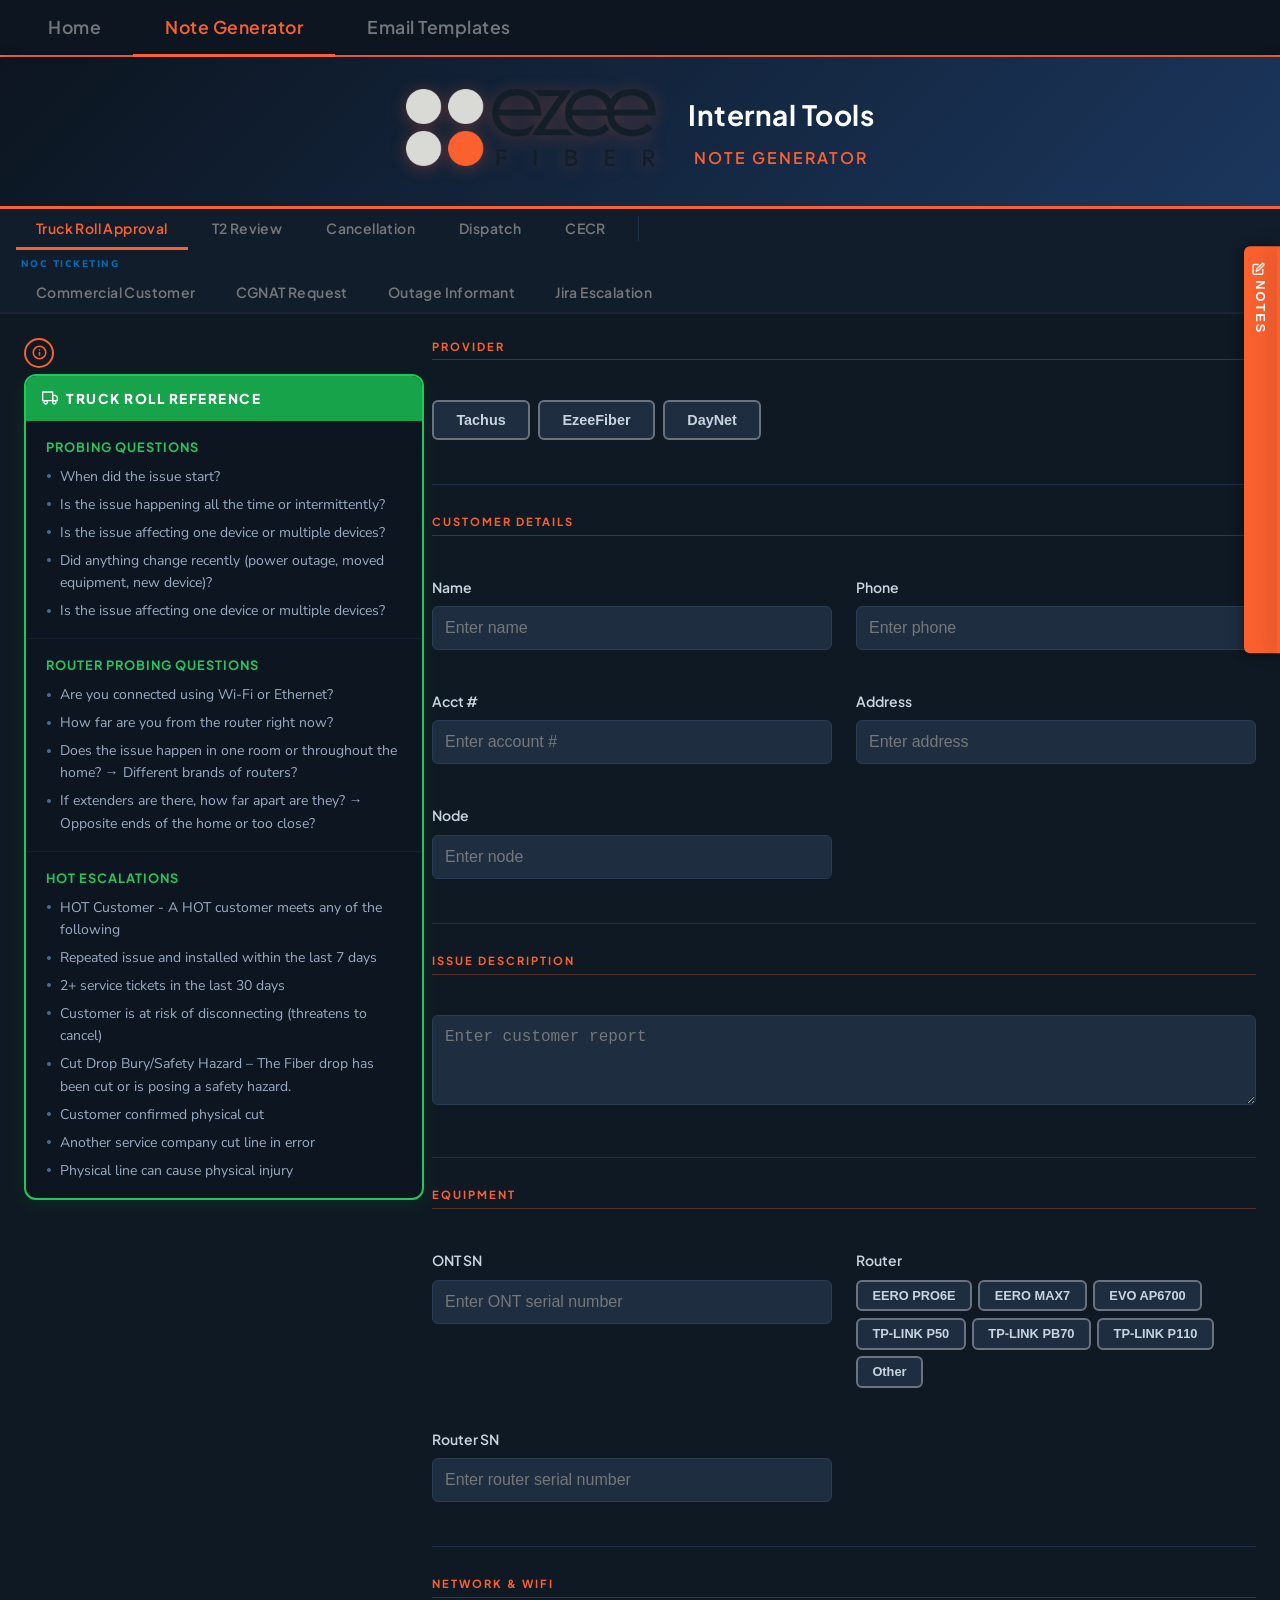
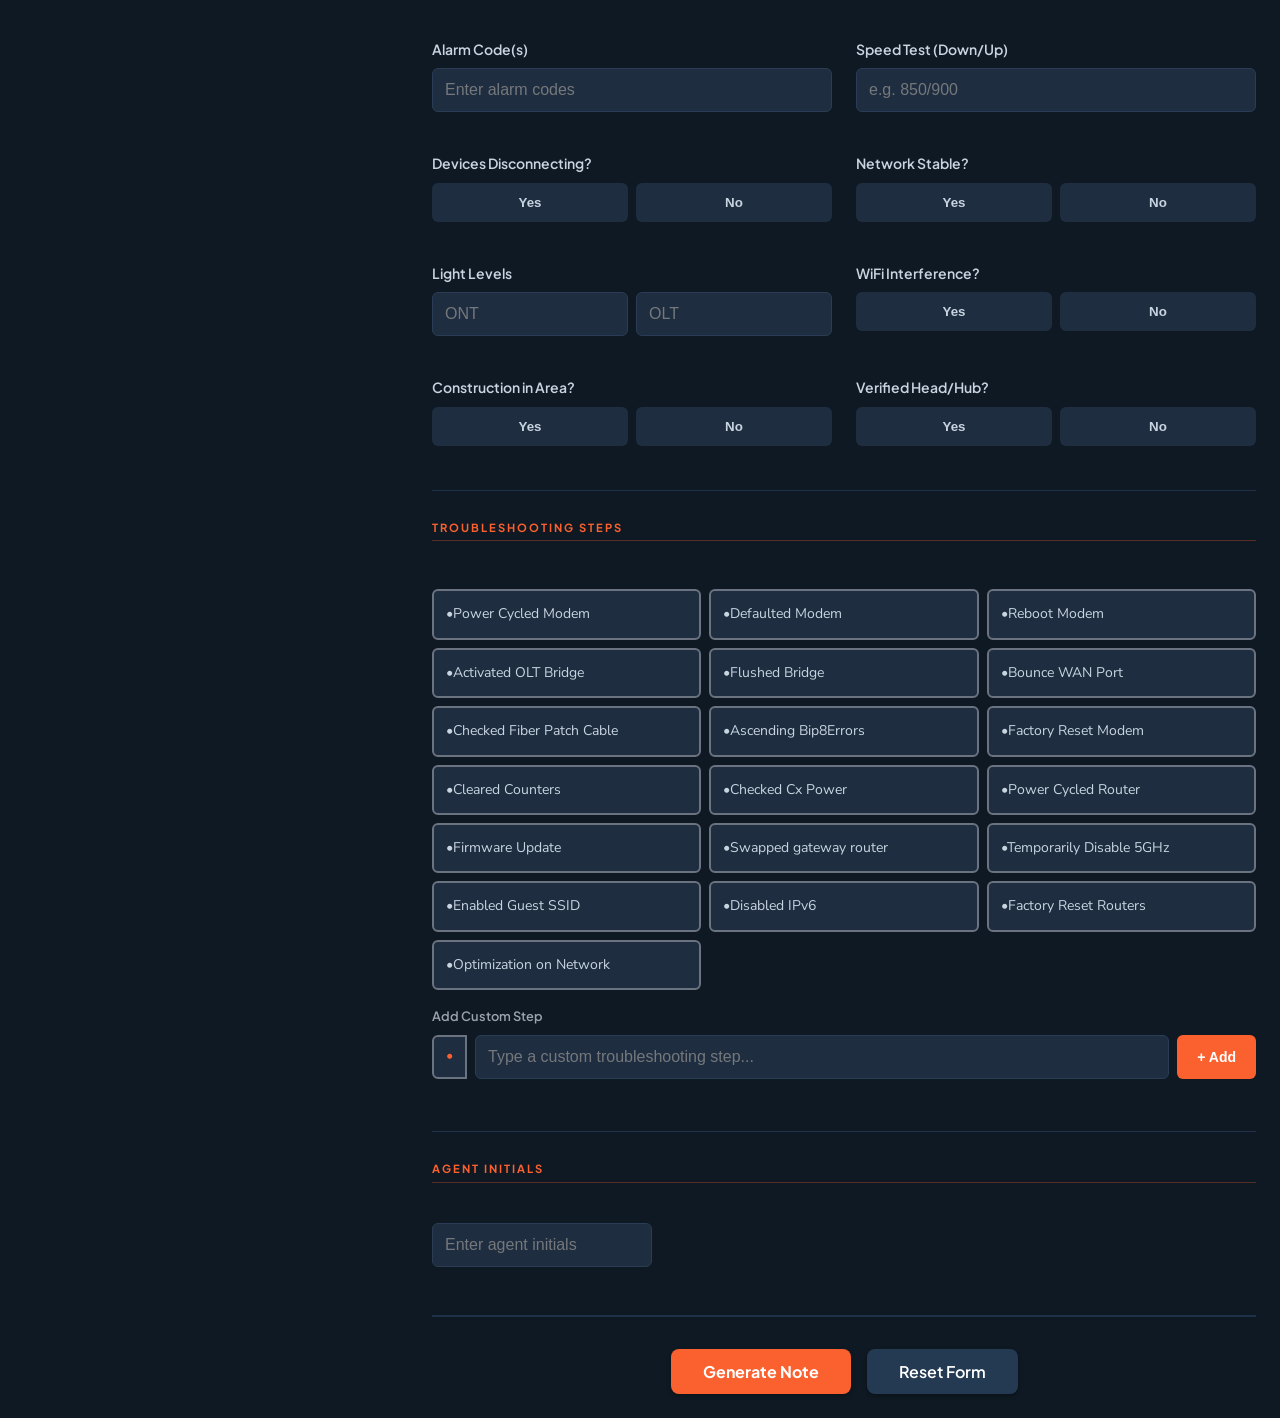
<file: notegenerator.html>
<!DOCTYPE html>
<html lang="en">
<head>
    <meta charset="UTF-8">
    <meta name="viewport" content="width=device-width, initial-scale=1.0">
    <link rel="icon" type="image/jpg" href="./assets/img/EzeeIcon.jpg">
    <title>Ezee Fiber | Note Generator</title>
    <link rel="preconnect" href="https://fonts.googleapis.com">
    <link rel="preconnect" href="https://fonts.gstatic.com" crossorigin>
    <link href="https://fonts.googleapis.com/css2?family=Nunito+Sans:ital,opsz,wght@0,6..12,300;0,6..12,400;0,6..12,500;0,6..12,600;0,6..12,700;0,6..12,800;0,6..12,900;1,6..12,400&family=Plus+Jakarta+Sans:wght@300;400;500;600;700;800;900&display=swap" rel="stylesheet">
    <link rel="stylesheet" href="./assets/css/styles.css">
    <style>
        /* ── Info Button: small circular "ⓘ" that replaces the old context panel banner ── */
        .tab-info-bar {
            display: flex;
            justify-content: flex-end;
            padding: 10px 20px 0;
        }
        .info-btn {
            width: 30px;
            height: 30px;
            border-radius: 50%;
            background: transparent;
            border: 2px solid #FB612F;
            color: #FB612F;
            cursor: pointer;
            display: flex;
            align-items: center;
            justify-content: center;
            transition: background 0.2s, color 0.2s, transform 0.15s;
            flex-shrink: 0;
        }
        .info-btn:hover {
            background: #FB612F;
            color: white;
            transform: scale(1.1);
        }
        /* NOC tabs use blue instead of orange */
        .noc-sub-page .info-btn {
            border-color: #0077C8;
            color: #0077C8;
        }
        .noc-sub-page .info-btn:hover {
            background: #0077C8;
            color: white;
        }
        /* ── Info Modal: full context popup triggered by clicking the info button ── */
        .info-modal-overlay {
            display: none;
            position: fixed;
            inset: 0;
            background: rgba(0, 0, 0, 0.6);
            z-index: 9999;
            align-items: center;
            justify-content: center;
        }
        .info-modal-overlay.open { display: flex; }
        .info-modal-box {
            background: #1a2738;
            border: 1px solid #2a3d54;
            border-radius: 12px;
            padding: 28px 28px 24px;
            max-width: 500px;
            width: 90%;
            position: relative;
            box-shadow: 0 24px 64px rgba(0, 0, 0, 0.5);
        }
        .info-modal-tag {
            font-size: 0.65rem;
            font-weight: 700;
            letter-spacing: 0.1em;
            text-transform: uppercase;
            color: #FB612F;
            margin-bottom: 10px;
        }
        .info-modal-box.noc-style .info-modal-tag { color: #0077C8; }
        .info-modal-title {
            font-size: 1rem;
            font-weight: 700;
            color: #e2e8f0;
            margin-bottom: 14px;
            font-family: 'Plus Jakarta Sans', sans-serif;
        }
        .info-modal-body {
            color: #94a3b8;
            font-size: 0.88rem;
            line-height: 1.75;
            white-space: pre-wrap;
        }
        .info-modal-close {
            position: absolute;
            top: 14px;
            right: 16px;
            background: none;
            border: none;
            color: #4b5563;
            font-size: 22px;
            cursor: pointer;
            line-height: 1;
            padding: 2px 6px;
            border-radius: 4px;
            transition: color 0.15s, background 0.15s;
        }
        .info-modal-close:hover {
            color: #e2e8f0;
            background: #2a3d54;
        }
        /* ── Sidebar column: stacks the info button above the reference panel ── */
        .sidebar-col {
            width: 400px;
            flex-shrink: 0;
            display: flex;
            flex-direction: column;
            gap: 6px;
            position: sticky;
            top: 1.5rem;
            align-self: flex-start;
        }
        /* Panel inside the column loses its own sticky/width (the wrapper handles it) */
        .sidebar-col .note-info-panel {
            position: static;
            width: 100%;
            flex-shrink: unset;
            align-self: unset;
        }
        /* Button bar above the panel — left-aligned, flush with the panel edge */
        .sidebar-col .tab-info-bar {
            padding: 0;
            justify-content: flex-start;
        }
        /* ── CGNAT IP Checker ── */
        .cgnat-checker {
            background: #0c1824;
            border: 1px solid #1e3148;
            border-radius: 10px;
            padding: 16px 18px 18px;
            margin-bottom: 1.25rem;
        }
        .cgnat-checker-label {
            font-size: 0.68rem;
            font-weight: 700;
            text-transform: uppercase;
            letter-spacing: 0.09em;
            color: #0077C8;
            margin-bottom: 10px;
        }
        .cgnat-checker-row {
            display: flex;
            gap: 8px;
        }
        .cgnat-ip-input {
            flex: 1;
            padding: 0.6rem 0.9rem;
            background: #1a2738;
            border: 1.5px solid #2a3d54;
            border-radius: 6px;
            color: #e2e8f0;
            font-size: 0.95rem;
            font-family: 'Courier New', monospace;
            outline: none;
            transition: border-color 0.2s, box-shadow 0.2s;
        }
        .cgnat-ip-input::placeholder { color: #4b6070; }
        .cgnat-ip-input:focus {
            border-color: #0077C8;
            box-shadow: 0 0 0 3px rgba(0, 119, 200, 0.18);
        }
        .cgnat-check-btn {
            padding: 0.6rem 1.25rem;
            background: #0077C8;
            border: none;
            border-radius: 6px;
            color: white;
            font-size: 0.85rem;
            font-weight: 700;
            cursor: pointer;
            transition: background 0.2s;
            white-space: nowrap;
            letter-spacing: 0.02em;
        }
        .cgnat-check-btn:hover { background: #005fa3; }
        .cgnat-check-result {
            overflow: hidden;
            max-height: 0;
            transition: max-height 0.25s ease, padding 0.2s ease, margin 0.2s ease;
            border-radius: 6px;
            margin-top: 0;
            font-size: 0.83rem;
        }
        .cgnat-check-result.visible {
            max-height: 260px;
            margin-top: 10px;
            padding: 10px 14px;
        }
        /* Confirmed CGNAT — the RFC 6598 shared space. Escalate to NOC. */
        .cgnat-check-result.cgnat-cgnat {
            background: rgba(220, 38, 38, 0.12);
            border: 1px solid rgba(220, 38, 38, 0.35);
            color: #fca5a5;
        }
        /* RFC 1918 private ranges — potential CGNAT or double-NAT. */
        .cgnat-check-result.cgnat-private {
            background: rgba(249, 115, 22, 0.12);
            border: 1px solid rgba(249, 115, 22, 0.35);
            color: #fdba74;
        }
        /* Problem states: APIPA, unspecified — device or DHCP issue. */
        .cgnat-check-result.cgnat-warning {
            background: rgba(234, 179, 8, 0.1);
            border: 1px solid rgba(234, 179, 8, 0.32);
            color: #fde047;
        }
        /* Unusual / reserved ranges — not a real customer IP. */
        .cgnat-check-result.cgnat-special {
            background: rgba(99, 102, 241, 0.1);
            border: 1px solid rgba(99, 102, 241, 0.28);
            color: #a5b4fc;
        }
        /* Publicly routable — no CGNAT present. */
        .cgnat-check-result.cgnat-public {
            background: rgba(34, 197, 94, 0.1);
            border: 1px solid rgba(34, 197, 94, 0.28);
            color: #86efac;
        }
        /* Invalid input format. */
        .cgnat-check-result.cgnat-invalid {
            background: rgba(234, 179, 8, 0.1);
            border: 1px solid rgba(234, 179, 8, 0.28);
            color: #fde047;
        }
        .cgnat-result-status {
            font-weight: 700;
            font-size: 0.78rem;
            text-transform: uppercase;
            letter-spacing: 0.07em;
            margin-bottom: 3px;
        }
        .cgnat-result-detail { opacity: 0.85; }
    </style>
</head>
<body>

    <!-- Top nav: jump between the three main pages -->
    <nav class="tab-nav">
        <button class="tab-btn" onclick="location.href='index.html'">Home</button>
        <button class="tab-btn active" onclick="location.href='notegenerator.html'">Note Generator</button>
        <button class="tab-btn" onclick="location.href='emailtemplate.html'">Email Templates</button>
    </nav>

    <!-- Page header — logo, title, and subtitle -->
    <div class="header-wrapper">
        <div class="header-container">
            <div class="logo-container">
                <img src="./assets/img/EzeeFiberLogo.png" alt="Ezee Fiber Logo">
            </div>
            <div class="header-text">
                <div class="header-title">Internal Tools</div>
                <div class="header-subtitle">Note Generator</div>
            </div>
        </div>
    </div>

    <!-- Sub-tab bar: switch between note types (Truck Roll, T2, Dispatch, NOC, etc.) -->
    <nav class="note-sub-nav">
        <button class="note-sub-btn active" id="note-btn-truckroll" onclick="switchNoteTab('truckroll', this)">Truck Roll Approval</button>
        <button class="note-sub-btn" id="note-btn-harddown" onclick="switchNoteTab('harddown', this)">T2 Review</button>
        <button class="note-sub-btn" id="note-btn-cancellation" onclick="switchNoteTab('cancellation', this)">Cancellation</button>
        <button class="note-sub-btn" id="note-btn-dispatch" onclick="switchNoteTab('dispatch', this)">Dispatch</button>
        <button class="note-sub-btn" id="note-btn-cecr" onclick="switchNoteTab('cecr', this)">CECR</button>
        <span class="sub-nav-divider" aria-hidden="true"></span>
        <div class="sub-nav-noc-group">
            <span class="sub-nav-noc-label">NOC Ticketing</span>
            <div class="sub-nav-noc-tabs">
                <button class="note-sub-btn noc-sub-btn" id="noc-btn-commercial" onclick="switchNocTab('commercial', this)">Commercial Customer</button>
                <button class="note-sub-btn noc-sub-btn" id="noc-btn-cgnat" onclick="switchNocTab('cgnat', this)">CGNAT Request</button>
                <button class="note-sub-btn noc-sub-btn" id="noc-btn-outage" onclick="switchNocTab('outage', this)">Outage Informant</button>
                <button class="note-sub-btn noc-sub-btn" id="noc-btn-jira" onclick="switchNocTab('jira', this)">Jira Escalation</button>
            </div>
        </div>
    </nav>

    <!-- ══════════════════════════════════════════════
         TAB: Truck Roll Approval
         ══════════════════════════════════════════════ -->
    <div id="note-sub-truckroll" class="note-sub-page active">

        <div class="note-with-sidebar">

            <!-- Left sidebar — reference guide: probing questions and HOT escalation rules -->
            <div class="sidebar-col">
                <!-- Info button: hover for a quick tip, click for full context -->
                <div class="tab-info-bar">
                    <button class="info-btn"
                            title="Post in Teams chat: Truck Roll Dispatch Approval Requests"
                            onclick="showInfoModal('Truck Roll Approval', 'This page should be used for messaging in the teams chat: &quot;Truck Roll Dispatch Approval Requests&quot;', false)"
                            aria-label="Show context info for Truck Roll Approval">
                        <svg width="15" height="15" viewBox="0 0 24 24" fill="none" stroke="currentColor" stroke-width="2.5" stroke-linecap="round" stroke-linejoin="round">
                            <circle cx="12" cy="12" r="10"/>
                            <line x1="12" y1="16" x2="12" y2="12"/>
                            <line x1="12" y1="8" x2="12.01" y2="8"/>
                        </svg>
                    </button>
                </div>
                <div class="note-info-panel truckroll-panel">
                <div class="info-panel-header">
                    <span class="info-panel-icon"><svg width="16" height="16" viewBox="0 0 24 24" fill="none" stroke="white" stroke-width="2" stroke-linecap="round" stroke-linejoin="round"><rect x="1" y="3" width="15" height="13"/><polygon points="16 8 20 8 23 11 23 16 16 16 16 8"/><circle cx="5.5" cy="18.5" r="2.5"/><circle cx="18.5" cy="18.5" r="2.5"/></svg></span>
                    <span class="info-panel-title">Truck Roll Reference</span>
                </div>
                <div class="info-panel-section">
                    <div class="info-panel-section-title">Probing Questions</div>
                    <ul class="info-panel-list">
                        <li>When did the issue start?</li>
                        <li>Is the issue happening all the time or intermittently?</li>
                        <li>Is the issue affecting one device or multiple devices?</li>
                        <li>Did anything change recently (power outage, moved equipment, new device)?</li>
                        <li>Is the issue affecting one device or multiple devices?</li>
                    </ul>
                </div>
                <div class="info-panel-section">
                    <div class="info-panel-section-title">Router Probing Questions</div>
                    <ul class="info-panel-list">
                        <li>Are you connected using Wi-Fi or Ethernet?</li>
                        <li>How far are you from the router right now?</li>
                        <li>Does the issue happen in one room or throughout the home? → Different brands of routers?</li>
                        <li>If extenders are there, how far apart are they? → Opposite ends of the home or too close?</li>
                    </ul>
                </div>
                <div class="info-panel-section">
                    <div class="info-panel-section-title">HOT Escalations</div>
                    <ul class="info-panel-list">
                        <li>HOT Customer - A HOT customer meets any of the following</li>
                        <li>Repeated issue and installed within the last 7 days</li>
                        <li>2+ service tickets in the last 30 days</li>
                        <li>Customer is at risk of disconnecting (threatens to cancel)</li>
                        <li>Cut Drop Bury/Safety Hazard – The Fiber drop has been cut or is posing a safety hazard.</li>
                        <li>Customer confirmed physical cut</li>
                        <li>Another service company cut line in error</li>
                        <li>Physical line can cause physical injury</li>
                    </ul>
                </div>
            </div>
            </div><!-- end sidebar-col -->

            <!-- Right side — main form to fill out before generating the note -->
            <div class="container">
            <form id="supportForm">
                <div class="form-grid">

                    <!-- Which provider/brand this customer is on -->
                    <div class="form-group full-width">
                        <div class="section-label">Provider</div>
                    </div>
                    <div class="form-group full-width">
                        <div class="provider-btn-group">
                            <button type="button" class="provider-btn" id="tr-provider-tachus" onclick="setTrProvider('Tachus')">Tachus</button>
                            <button type="button" class="provider-btn" id="tr-provider-ezee" onclick="setTrProvider('EzeeFiber')">EzeeFiber</button>
                            <button type="button" class="provider-btn" id="tr-provider-daynet" onclick="setTrProvider('DayNet')">DayNet</button>
                        </div>
                    </div>

                    <hr class="section-divider">

                    <!-- Basic customer info -->
                    <div class="form-group full-width">
                        <div class="section-label">Customer Details</div>
                    </div>
                    <div class="form-group">
                        <label for="tr-name">Name</label>
                        <input type="text" id="tr-name" placeholder="Enter name">
                    </div>
                    <div class="form-group">
                        <label for="tr-phone">Phone</label>
                        <input type="text" id="tr-phone" placeholder="Enter phone">
                    </div>
                    <div class="form-group">
                        <label for="tr-acct">Acct #</label>
                        <input type="text" id="tr-acct" placeholder="Enter account #">
                    </div>
                    <div class="form-group">
                        <label for="tr-address">Address</label>
                        <input type="text" id="tr-address" placeholder="Enter address">
                    </div>
                    <div class="form-group">
                        <label for="tr-node">Node</label>
                        <input type="text" id="tr-node" placeholder="Enter node">
                    </div>

                    <hr class="section-divider">

                    <!-- What the customer is reporting in their own words -->
                    <div class="form-group full-width">
                        <div class="section-label">Issue Description</div>
                    </div>
                    <div class="form-group full-width">
                        <textarea id="tr-customerReporting" placeholder="Enter customer report" style="min-height:90px;"></textarea>
                    </div>

                    <hr class="section-divider">

                    <!-- ONT and router hardware info -->
                    <div class="form-group full-width">
                        <div class="section-label">Equipment</div>
                    </div>
                    <div class="form-group">
                        <label for="tr-ont-sn">ONT SN</label>
                        <input type="text" id="tr-ont-sn" placeholder="Enter ONT serial number">
                    </div>
                    <div class="form-group">
                        <label>Router</label>
                        <div class="equip-btn-group" id="tr-router-btns">
                            <button type="button" class="equip-btn" onclick="setEquip('router','EERO PRO6E',this)">EERO PRO6E</button>
                            <button type="button" class="equip-btn" onclick="setEquip('router','EERO MAX7',this)">EERO MAX7</button>
                            <button type="button" class="equip-btn" onclick="setEquip('router','EVO AP6700',this)">EVO AP6700</button>
                            <button type="button" class="equip-btn" onclick="setEquip('router','TP-LINK P50',this)">TP-LINK P50</button>
                            <button type="button" class="equip-btn" onclick="setEquip('router','TP-LINK PB70',this)">TP-LINK PB70</button>
                            <button type="button" class="equip-btn" onclick="setEquip('router','TP-LINK P110',this)">TP-LINK P110</button>
                            <button type="button" class="equip-btn" onclick="setEquip('router','Other',this)">Other</button>
                        </div>
                        <input type="text" id="tr-router-other" placeholder="Router model (if Other)" style="margin-top:0.5rem; display:none;">
                    </div>
                    <div class="form-group">
                        <label for="tr-router-sn">Router SN</label>
                        <input type="text" id="tr-router-sn" placeholder="Enter router serial number">
                    </div>

                    <hr class="section-divider">

                    <!-- Diagnostics: alarms, speed test, light levels, interference -->
                    <div class="form-group full-width">
                        <div class="section-label">Network &amp; WiFi</div>
                    </div>
                    <div class="form-group">
                        <label for="tr-alarmCodes">Alarm Code(s)</label>
                        <input type="text" id="tr-alarmCodes" placeholder="Enter alarm codes">
                    </div>
                    <div class="form-group">
                        <label for="tr-speedTest">Speed Test (Down/Up)</label>
                        <input type="text" id="tr-speedTest" placeholder="e.g. 850/900">
                    </div>
                    <div class="form-group">
                        <label>Devices Disconnecting?</label>
                        <div class="yes-no-buttons">
                            <button type="button" onclick="setYesNo('tr_devicesDisconnecting', true, event)">Yes</button>
                            <button type="button" onclick="setYesNo('tr_devicesDisconnecting', false, event)">No</button>
                        </div>
                    </div>
                    <div class="form-group">
                        <label>Network Stable?</label>
                        <div class="yes-no-buttons">
                            <button type="button" onclick="setYesNo('tr_networkStable', true, event)">Yes</button>
                            <button type="button" onclick="setYesNo('tr_networkStable', false, event)">No</button>
                        </div>
                    </div>
                    <div class="form-group">
                        <label>Light Levels</label>
                        <div style="display:flex;gap:0.5rem;">
                            <input type="text" id="tr-lightLevels-ont" placeholder="ONT" style="flex:1;">
                            <input type="text" id="tr-lightLevels-olt" placeholder="OLT" style="flex:1;">
                        </div>
                    </div>
                    <div class="form-group">
                        <label>WiFi Interference?</label>
                        <div class="yes-no-buttons">
                            <button type="button" onclick="setYesNo('tr_wifiInterference', true, event)">Yes</button>
                            <button type="button" onclick="setYesNo('tr_wifiInterference', false, event)">No</button>
                        </div>
                    </div>
                    <div class="form-group">
                        <label>Construction in Area?</label>
                        <div class="yes-no-buttons">
                            <button type="button" onclick="setYesNo('tr_constructionInArea', true, event)">Yes</button>
                            <button type="button" onclick="setYesNo('tr_constructionInArea', false, event)">No</button>
                        </div>
                    </div>
                    <div class="form-group">
                        <label>Verified Head/Hub?</label>
                        <div class="yes-no-buttons">
                            <button type="button" onclick="setYesNo('tr_verifiedHeadHub', true, event)">Yes</button>
                            <button type="button" onclick="setYesNo('tr_verifiedHeadHub', false, event)">No</button>
                        </div>
                    </div>

                    <hr class="section-divider">

                    <!-- Steps taken during the call -->
                    <div class="form-group full-width">
                        <div class="section-label">Troubleshooting Steps</div>
                    </div>
                    <div class="form-group full-width">
                        <div class="troubleshooting-grid" id="troubleshootingGrid"></div>

                        <!-- Type and add a one-off custom step -->
                        <div style="margin-top:1rem;">
                            <label style="margin-bottom:0.4rem; font-size:0.8rem; color:#9ca3af;">Add Custom Step</label>
                            <div class="custom-step-wrapper">
                                <span class="custom-step-prefix">•</span>
                                <input class="custom-step-input" type="text" id="tr-custom-step-input" placeholder="Type a custom troubleshooting step..." onkeydown="if(event.key==='Enter'){event.preventDefault();addCustomStep();}">
                                <button type="button" class="custom-step-add-btn" onclick="addCustomStep()">+ Add</button>
                            </div>
                            <div class="custom-steps-list" id="tr-custom-steps-list"></div>
                        </div>
                    </div>

                    <hr class="section-divider">

                    <!-- Who handled this call -->
                    <div class="form-group full-width">
                        <div class="section-label">Agent Initials</div>
                    </div>
                    <div class="form-group">
                        <input type="text" id="tr-agentInitials" placeholder="Enter agent initials" style="max-width:220px;">
                    </div>

                </div>
            </form>

            <div class="action-buttons">
                <button class="btn btn-primary" onclick="generateNote()">Generate Note</button>
                <button class="btn btn-secondary" onclick="resetForm()">Reset Form</button>
            </div>

            <div id="outputSection" class="output-section">
                <div class="output-header">
                    <h3>Generated Note</h3>
                    <button class="btn btn-success" onclick="copyToClipboard()">
                        <span id="copyIcon">📋</span>
                        <span id="copyText">Copy to Dashboard</span>
                    </button>
                </div>
                <div class="output-box">
                    <textarea id="generatedNote" spellcheck="false"></textarea>
                </div>
            </div>
            </div><!-- end container -->
        </div><!-- end note-with-sidebar -->
    </div>

    <!-- ══════════════════════════════════════════════
         TAB: T2 Review
         ══════════════════════════════════════════════ -->
    <div id="note-sub-harddown" class="note-sub-page">

        <div class="note-with-sidebar">

            <!-- Left sidebar — ONT probing questions and T2 reference notes -->
            <div class="sidebar-col">
                <!-- Info button: hover for a quick tip, click for full context -->
                <div class="tab-info-bar">
                    <button class="info-btn"
                            title="T2 escalation review — more context coming soon"
                            onclick="showInfoModal('T2 Review', 'Placeholder - More Info coming soon.', false)"
                            aria-label="Show context info for T2 Review">
                        <svg width="15" height="15" viewBox="0 0 24 24" fill="none" stroke="currentColor" stroke-width="2.5" stroke-linecap="round" stroke-linejoin="round">
                            <circle cx="12" cy="12" r="10"/>
                            <line x1="12" y1="16" x2="12" y2="12"/>
                            <line x1="12" y1="8" x2="12.01" y2="8"/>
                        </svg>
                    </button>
                </div>
                <div class="note-info-panel harddown-panel">
                <div class="info-panel-header">
                    <span class="info-panel-icon"><svg width="16" height="16" viewBox="0 0 24 24" fill="none" stroke="white" stroke-width="2" stroke-linecap="round" stroke-linejoin="round"><polygon points="13 2 3 14 12 14 11 22 21 10 12 10 13 2"/></svg></span>
                    <span class="info-panel-title">T2 Review Reference</span>
                </div>
                <div class="info-panel-section">
                    <div class="info-panel-section-title">ONT Probing Questions</div>
                    <ul class="info-panel-list">
                        <li>Do you see any red or blinking lights on the ONT?</li>
                        <li>Has the ONT lost power recently? → Check Alarms</li>
                        <li>Is the ONT plugged directly into a wall outlet? → No Surge Protectors</li>
                        <li>Are all cables securely connected to the ONT?</li>
                    </ul>
                </div>
                <div class="info-panel-section">
                    <div class="info-panel-section-title">Placeholder Section</div>
                    <ul class="info-panel-list">
                        <li>Placeholder</li>
                        <li>Placeholder</li>
                        <li>Placeholder</li>
                    </ul>
                </div>
            </div>
            </div><!-- end sidebar-col -->

            <!-- Right side — form for generating the T2 escalation note -->
            <div class="container">
            <form id="hardDownForm">
                <div class="form-grid">

                    <!-- Which provider/brand this customer is on -->
                    <div class="form-group full-width">
                        <div class="section-label">Provider</div>
                    </div>
                    <div class="form-group full-width">
                        <div class="provider-btn-group">
                            <button type="button" class="provider-btn" id="hd-provider-tachus" onclick="setHdProvider('Tachus')">Tachus</button>
                            <button type="button" class="provider-btn" id="hd-provider-ezee" onclick="setHdProvider('EzeeFiber')">EzeeFiber</button>
                            <button type="button" class="provider-btn" id="hd-provider-daynet" onclick="setHdProvider('DayNet')">DayNet</button>
                        </div>
                    </div>

                    <hr class="section-divider">

                    <!-- Customer details for this escalation -->
                    <div class="form-group full-width">
                        <div class="section-label">Customer Information</div>
                    </div>
                    <div class="form-group">
                        <label for="hd-name">Name</label>
                        <input type="text" id="hd-name" placeholder="Enter name">
                    </div>
                    <div class="form-group">
                        <label for="hd-acct">Account #</label>
                        <input type="text" id="hd-acct" placeholder="Enter account #">
                    </div>
                    <div class="form-group">
                        <label for="hd-address">Address</label>
                        <input type="text" id="hd-address" placeholder="Enter address">
                    </div>
                    <div class="form-group">
                        <label for="hd-callbackContact">Callback Contact</label>
                        <input type="text" id="hd-callbackContact" placeholder="Enter callback contact">
                    </div>
                    <div class="form-group full-width">
                        <label for="hd-issueDescription">Issue Description</label>
                        <textarea id="hd-issueDescription" placeholder="Describe the issue..." style="min-height:120px;"></textarea>
                    </div>

                    <hr class="section-divider">

                    <!-- Network diagnostics: node, ONT, router, alarms, light levels -->
                    <div class="form-group full-width">
                        <div class="section-label">Network Information</div>
                    </div>
                    <div class="form-group">
                        <label for="hd-node">Node</label>
                        <input type="text" id="hd-node" placeholder="Enter node">
                    </div>
                    <div class="form-group">
                        <label for="hd-ontId">ONT ID</label>
                        <input type="text" id="hd-ontId" placeholder="Enter ONT ID">
                    </div>
                    <div class="form-group">
                        <label for="hd-routerId">Router ID</label>
                        <input type="text" id="hd-routerId" placeholder="Enter router ID">
                    </div>
                    <div class="form-group">
                        <label for="hd-alarms">Alarms</label>
                        <input type="text" id="hd-alarms" placeholder="Enter alarms">
                    </div>
                    <div class="form-group">
                        <label for="hd-lightLevels">Light Levels</label>
                        <input type="text" id="hd-lightLevels" placeholder="Enter light levels">
                    </div>
                    <div class="form-group">
                        <label>Verified Head/Hub?</label>
                        <div class="yes-no-buttons">
                            <button type="button" onclick="setHdYesNo('hd_verifiedHeadHub', true, event)">Yes</button>
                            <button type="button" onclick="setHdYesNo('hd_verifiedHeadHub', false, event)">No</button>
                        </div>
                    </div>

                    <hr class="section-divider">

                    <!-- Steps already taken before escalating to T2 -->
                    <div class="form-group full-width">
                        <div class="section-label">Troubleshooting Steps</div>
                    </div>
                    <div class="form-group full-width">
                        <div class="troubleshooting-grid" id="t2TroubleshootingGrid"></div>
                        <div style="margin-top:1rem;">
                            <label style="margin-bottom:0.4rem; font-size:0.8rem; color:#9ca3af;">Add Custom Step</label>
                            <div class="custom-step-wrapper">
                                <span class="custom-step-prefix">•</span>
                                <input class="custom-step-input" type="text" id="hd-custom-step-input" placeholder="Type a custom troubleshooting step..." onkeydown="if(event.key==='Enter'){event.preventDefault();addT2CustomStep();}">
                                <button type="button" class="custom-step-add-btn" onclick="addT2CustomStep()">+ Add</button>
                            </div>
                            <div class="custom-steps-list" id="hd-custom-steps-list"></div>
                        </div>
                    </div>

                </div>
            </form>
            <div class="action-buttons">
                <button class="btn btn-primary" onclick="generateHardDown()">Generate Note</button>
                <button class="btn btn-secondary" onclick="resetHardDown()">Reset Form</button>
            </div>
            <div id="hdOutputSection" class="output-section">
                <div class="output-header">
                    <h3>Generated Note</h3>
                    <button class="btn btn-success" onclick="copyHardDown()">
                        <span id="hdCopyIcon">📋</span>
                        <span id="hdCopyText">Copy to Dashboard</span>
                    </button>
                </div>
                <div class="output-box">
                    <textarea id="hdGeneratedNote" spellcheck="false"></textarea>
                </div>
            </div>
            </div><!-- end container -->
        </div><!-- end note-with-sidebar -->
    </div>

    <!-- ══════════════════════════════════════════════
         TAB: Cancellation
         ══════════════════════════════════════════════ -->
    <div id="note-sub-cancellation" class="note-sub-page">

        <!-- Info button: hover for a quick tip, click for full context -->
        <div class="tab-info-bar" style="justify-content:flex-start; padding: 1.5rem 0 0 1.5rem;">
            <button class="info-btn"
                    title="Cancellation note template — more context coming soon"
                    onclick="showInfoModal('Cancellation', 'Placeholder - More Info coming soon.', false)"
                    aria-label="Show context info for Cancellation">
                <svg width="15" height="15" viewBox="0 0 24 24" fill="none" stroke="currentColor" stroke-width="2.5" stroke-linecap="round" stroke-linejoin="round">
                    <circle cx="12" cy="12" r="10"/>
                    <line x1="12" y1="16" x2="12" y2="12"/>
                    <line x1="12" y1="8" x2="12.01" y2="8"/>
                </svg>
            </button>
        </div>

        <div class="coming-soon-placeholder">
            <div class="placeholder-mark">Cancellation</div>
            <div class="placeholder-sub">Coming Soon</div>
        </div>
    </div>

    <!-- ══════════════════════════════════════════════
         TAB: Dispatch
         ══════════════════════════════════════════════ -->
    <div id="note-sub-dispatch" class="note-sub-page">

        <div class="note-with-sidebar">

            <!-- Left sidebar — Shenandoah customer notes and dispatch reference -->
            <div class="sidebar-col">
                <!-- Info button: hover for a quick tip, click for full context -->
                <div class="tab-info-bar">
                    <button class="info-btn"
                            title="Use for Dispatch Chat — dispatch only needs the action, not full call details"
                            onclick="showInfoModal('Dispatch', 'This is used for messaging any Dispatch Chat, all this information will be used by the Dispatch team.\n\nPlease remember that dispatch does not need specific details related to the call — just what to do with the customer.', false)"
                            aria-label="Show context info for Dispatch">
                        <svg width="15" height="15" viewBox="0 0 24 24" fill="none" stroke="currentColor" stroke-width="2.5" stroke-linecap="round" stroke-linejoin="round">
                            <circle cx="12" cy="12" r="10"/>
                            <line x1="12" y1="16" x2="12" y2="12"/>
                            <line x1="12" y1="8" x2="12.01" y2="8"/>
                        </svg>
                    </button>
                </div>
                <div class="note-info-panel">
                <div class="info-panel-header">
                    <span class="info-panel-icon"><svg width="16" height="16" viewBox="0 0 24 24" fill="none" stroke="white" stroke-width="2" stroke-linecap="round" stroke-linejoin="round"><path d="M21 10c0 7-9 13-9 13s-9-6-9-13a9 9 0 0 1 18 0z"/><circle cx="12" cy="10" r="3"/></svg></span>
                    <span class="info-panel-title">Dispatch Reference</span>
                </div>
                <div class="info-panel-section">
                    <div class="info-panel-section-title">Shenandoah Customers</div>
                    <ul class="info-panel-list">
                        <li>SHENANDOAH CUSTOMERS MUST BE SERVICES IN SALESFORCE</li>
                        <li>Cases and Tasks must be create for these customer.</li>
                        <li>Dispatch handles these tickets differently due to their unique requirements.</li>
                    </ul>
                </div>
                <div class="info-panel-section">
                    <div class="info-panel-section-title">Drop Bury Escalations</div>
                    <ul class="info-panel-list">
                        <li>As we continue migrating our Tachus customers into the Ezee systems, Dispatch has one request when sending Dropbury escalation emails.</li>
                        <li>Refer to Drop Bury Escalations email template for more info</li>
                        <li>Email: dropburyescalations@ezeefiber.com</li>
                    </ul>
                </div>
                <div class="info-panel-section">
                    <div class="info-panel-section-title">Placeholder</div>
                    <ul class="info-panel-list">
                        <li>Placeholder</li>
                        <li>Placeholder</li>
                    </ul>
                </div>
            </div>
            </div><!-- end sidebar-col -->

            <!-- Right side — dispatch form for generating the message -->
            <div class="container">
                <div class="dispatch-brand-row">
                    <span class="dispatch-brand-label">Customer Type:</span>
                    <button type="button" class="dispatch-brand-btn" id="dispatch-btn-tachus" onclick="setDispatchBrand('Tachus')">Tachus</button>
                    <button type="button" class="dispatch-brand-btn" id="dispatch-btn-ezee" onclick="setDispatchBrand('Ezee')">EzeeFiber</button>
                    <button type="button" class="dispatch-brand-btn" id="dispatch-btn-daynet" onclick="setDispatchBrand('DayNet')">DayNet</button>
                    <span id="dispatch-brand-display" class="dispatch-brand-display"></span>
                </div>
                <form id="dispatchForm">
                    <div class="form-grid">
                        <div class="form-group full-width">
                            <label for="dp-techRegion">Tech Region</label>
                            <select id="dp-techRegion" class="tech-region-select">
                                <option value="">— Select Tech Region —</option>
                                <option value="ABQ">ABQ — Albuquerque</option>
                                <option value="CAT">CAT — Commercial Activation Tachus</option>
                                <option value="CHI">CHI — Chicago Illinois</option>
                                <option value="CHO">CHO — Commercial Houston</option>
                                <option value="CNM">CNM — Commercial New Mexico</option>
                                <option value="COM">COM — Commercial</option>
                                <option value="CW1">CW1 — Carlton Woods Jun1</option>
                                <option value="DAY">DAY — Daynet</option>
                                <option value="DEL">DEL — Deleted Addresses</option>
                                <option value="DET">DET — Detroit Michigan</option>
                                <option value="EST">EST — East</option>
                                <option value="GEM">GEM — GEM</option>
                                <option value="INT">INT — Instant On No Tech Needed</option>
                                <option value="KNT">KNT — Kent Washington</option>
                                <option value="MID">MID — Mid</option>
                                <option value="NET">NET — North East Tachus</option>
                                <option value="NOR">NOR — North</option>
                                <option value="PRE">PRE — Pre-Order</option>
                                <option value="SAL">SAL — Salem Oregon</option>
                                <option value="SFE">SFE — Santa Fe NM</option>
                                <option value="SOU">SOU — South</option>
                                <option value="TAM">TAM — SMB TAM Legacy Build Areas</option>
                                <option value="VAN">VAN — Minnehaha Vancouver WA</option>
                                <option value="WHS">WHS — Wholesale</option>
                            </select>
                        </div>
                        <div class="form-group">
                            <label for="dp-customerName">Customer Name</label>
                            <input type="text" id="dp-customerName" placeholder="Enter customer name">
                        </div>
                        <div class="form-group">
                            <label for="dp-address">Address</label>
                            <input type="text" id="dp-address" placeholder="Enter address">
                        </div>
                        <div class="form-group">
                            <label for="dp-accountNumber">Account #</label>
                            <input type="text" id="dp-accountNumber" placeholder="Enter account #" style="max-width: 220px;">
                        </div>
                        <div class="form-group">
                            <label for="dp-woNumber">WO #</label>
                            <input type="text" id="dp-woNumber" placeholder="Enter WO #" style="max-width: 220px;">
                        </div>
                        <div class="form-group">
                            <label for="dp-WOType">WO Type</label>
                            <select id="dp-WOType" class="wo-type-select">
                                <option value="">— Select WO Type —</option>
                            </select>
                        </div>
                        <div class="form-group full-width">
                            <label for="dp-customerReporting">Issue Description</label>
                            <textarea id="dp-customerReporting" placeholder="Describe the issue..."></textarea>
                        </div>
                    </div>
                </form>
                <div class="action-buttons">
                    <button class="btn btn-primary" onclick="generateDispatch()">Generate Note</button>
                    <button class="btn btn-secondary" onclick="resetDispatch()">Reset Form</button>
                </div>
                <div id="dpOutputSection" class="output-section">
                    <div class="output-header">
                        <h3>Generated Note</h3>
                        <button class="btn btn-success" onclick="copyDispatch()">
                            <span id="dpCopyIcon">📋</span>
                            <span id="dpCopyText">Copy to Dashboard</span>
                        </button>
                    </div>
                    <div class="output-box">
                        <textarea id="dpGeneratedNote" spellcheck="false"></textarea>
                    </div>
                </div>
            </div>

        </div>
    </div>

    <!-- ══════════════════════════════════════════════
         TAB: CECR (Cable Excavation & Construction Report)
         ══════════════════════════════════════════════ -->
    <div id="note-sub-cecr" class="note-sub-page">

        <div class="note-with-sidebar">

            <!-- Left sidebar — CECR guidelines, drop bury info, and 811 escalation notes -->
            <div class="sidebar-col">
                <!-- Info button: hover for a quick tip, click for full context -->
                <div class="tab-info-bar">
                    <button class="info-btn"
                            title="CECR escalation — assign to Contractor or Drop Bury"
                            onclick="showInfoModal('CECR', 'Placeholder - More Info coming soon.', false)"
                            aria-label="Show context info for CECR">
                        <svg width="15" height="15" viewBox="0 0 24 24" fill="none" stroke="currentColor" stroke-width="2.5" stroke-linecap="round" stroke-linejoin="round">
                            <circle cx="12" cy="12" r="10"/>
                            <line x1="12" y1="16" x2="12" y2="12"/>
                            <line x1="12" y1="8" x2="12.01" y2="8"/>
                        </svg>
                    </button>
                </div>
                <div class="note-info-panel cecr-panel">
                <div class="info-panel-header">
                    <span class="info-panel-icon"><svg width="16" height="16" viewBox="0 0 24 24" fill="none" stroke="white" stroke-width="2" stroke-linecap="round" stroke-linejoin="round"><path d="M20.59 13.41l-7.17 7.17a2 2 0 0 1-2.83 0L2 12V2h10l8.59 8.59a2 2 0 0 1 0 2.82z"/><line x1="7" y1="7" x2="7.01" y2="7"/></svg></span>
                    <span class="info-panel-title">CECR Reference</span>
                </div>
                <div class="info-panel-section">
                    <div class="info-panel-section-title">Probing Questions</div>
                    <ul class="info-panel-list">
                        <li>Ask Questions → Who, what, when, and where</li>
                        <li>Who caused: Construction, Drop Bury, or Installation Team</li>
                        <li>When did this happen?</li>
                        <li>Placeholder</li>
                    </ul>
                </div>
                <div class="info-panel-section">
                    <div class="info-panel-section-title">CECR Guidelines</div>
                    <ul class="info-panel-list">
                        <li>All tickets are to be assigned to either: Contractor or Drop Bury</li>
                        <li>If we are not in the area: Advise the customer to call 811</li>
                        <li>811 can provide construction work details for their area</li>
                    </ul>
                </div>
                <div class="info-panel-section">
                    <div class="info-panel-section-title">Drop Bury Issues</div>
                    <ul class="info-panel-list">
                        <li>Email dropburyescalation@ezeefiber.com and refer to the Drop Bury Email template</li>
                        <li>Do not include the customer in the email. Internal use only.</li>
                    </ul>
                </div>
            </div>
            </div><!-- end sidebar-col -->

            <!-- Right side — form for generating the CECR note -->
            <div class="container">
                <form id="cecrForm">
                    <div class="form-grid">
                        <div class="form-group">
                            <label for="cecr-phone">Phone</label>
                            <input type="text" id="cecr-phone" placeholder="Enter phone" style="max-width: 220px;">
                        </div>
                        <div class="form-group">
                            <label for="cecr-address">Address</label>
                            <input type="text" id="cecr-address" placeholder="Enter address">
                        </div>
                        <div class="form-group">
                            <label for="cecr-ticketId">Ticket ID</label>
                            <input type="text" id="cecr-ticketId" placeholder="Enter ticket ID">
                        </div>
                        <div class="form-group">
                            <label for="cecr-customerName">Customer Name</label>
                            <input type="text" id="cecr-customerName" placeholder="Enter customer name">
                        </div>
                        <div class="form-group full-width">
                            <label>Priority Level</label>
                            <div class="priority-row">
                                <button type="button" class="priority-btn" id="priority-btn-1" onclick="setCecrPriority(1)">1</button>
                                <button type="button" class="priority-btn" id="priority-btn-2" onclick="setCecrPriority(2)">2</button>
                                <button type="button" class="priority-btn" id="priority-btn-3" onclick="setCecrPriority(3)">3</button>
                                <button type="button" class="priority-btn" id="priority-btn-4" onclick="setCecrPriority(4)">4</button>
                                <span id="cecr-priority-display" class="cecr-priority-display"></span>
                            </div>
                        </div>
                        <div class="form-group full-width">
                            <label for="cecr-customerReport">Customer Report</label>
                            <textarea id="cecr-customerReport" placeholder="Enter customer report" style="min-height: 140px;"></textarea>
                        </div>
                    </div>
                </form>
                <div class="action-buttons">
                    <button class="btn btn-primary" onclick="generateCecr()">Generate Note</button>
                    <button class="btn btn-secondary" onclick="resetCecr()">Reset Form</button>
                </div>
                <div id="cecrOutputSection" class="output-section">
                    <div class="output-header">
                        <h3>Generated Note</h3>
                        <button class="btn btn-success" onclick="copyCecr()">
                            <span id="cecrCopyIcon">&#128203;</span>
                            <span id="cecrCopyText">Copy to Dashboard</span>
                        </button>
                    </div>
                    <div class="output-box">
                        <textarea id="cecrGeneratedNote" spellcheck="false"></textarea>
                    </div>
                </div>
            </div>

        </div>
    </div>

    <!-- ══════════════════════════════════════════════
         NOC TAB: Commercial Customer
         ══════════════════════════════════════════════ -->
    <div id="noc-sub-commercial" class="note-sub-page noc-sub-page">

        <div class="note-with-sidebar">

            <!-- Left sidebar — NOC probing questions and escalation guidelines -->
            <div class="sidebar-col">
                <!-- Info button: hover for a quick tip, click for full context -->
                <div class="tab-info-bar">
                    <button class="info-btn"
                            title="NOC ticketing for commercial hard-down customers"
                            onclick="showInfoModal('Commercial Customer', 'Placeholder - More Info coming soon.', true)"
                            aria-label="Show context info for Commercial Customer">
                        <svg width="15" height="15" viewBox="0 0 24 24" fill="none" stroke="currentColor" stroke-width="2.5" stroke-linecap="round" stroke-linejoin="round">
                            <circle cx="12" cy="12" r="10"/>
                            <line x1="12" y1="16" x2="12" y2="12"/>
                            <line x1="12" y1="8" x2="12.01" y2="8"/>
                        </svg>
                    </button>
                </div>
                <div class="note-info-panel noc-panel">
                <div class="info-panel-header">
                    <span class="info-panel-icon">
                        <svg width="16" height="16" viewBox="0 0 24 24" fill="none" stroke="white" stroke-width="2" stroke-linecap="round" stroke-linejoin="round"><rect x="2" y="7" width="20" height="14" rx="2"/><path d="M16 21V5a2 2 0 0 0-2-2h-4a2 2 0 0 0-2 2v16"/></svg>
                    </span>
                    <span class="info-panel-title">NOC Reference</span>
                </div>
                <div class="info-panel-section">
                    <div class="info-panel-section-title">NOC Probing Questions</div>
                    <ul class="info-panel-list">
                        <li>When did this issue happen?</li>
                        <li>Did anything in the network change? → Adding Devices, Switches, or Access Point Routers</li>
                        <li>What troubleshooting has already been done? → Document, document, document.</li>
                    </ul>
                </div>
                <div class="info-panel-section">
                    <div class="info-panel-section-title">NOC Escalation Guidelines</div>
                    <ul class="info-panel-list">
                        <li>For HARD DOWN commercial inquiries, TSRs will continue to create a Jira ticket when the inquiry is received by the contact center and forwarded to NOC.</li>
                        <li>Provide the customer with the Jira ticket number and clearly set the expectation that a NOC technician will contact them within the one-hour SLA.</li>
                        <li>TSRs may also provide the NOC contact number if needed: <strong>281-407-0050</strong></li>
                    </ul>
                </div>
            </div>
            </div><!-- end sidebar-col -->

            <!-- Right side — form for generating the commercial customer note -->
            <div class="container">
                <form id="commercialForm">
                    <div class="form-grid">
                        <div class="form-group full-width">
                            <div class="section-label">Commercial Customer Details</div>
                        </div>
                        <div class="form-group">
                            <label for="nc-businessName">Business Name</label>
                            <input type="text" id="nc-businessName" placeholder="Enter business name">
                        </div>
                        <div class="form-group">
                            <label for="nc-callBack">Call Back Number</label>
                            <input type="text" id="nc-callBack" placeholder="Enter call back number">
                        </div>
                        <div class="form-group">
                            <label for="nc-poc">Point of Contact (Caller's Name)</label>
                            <input type="text" id="nc-poc" placeholder="Enter caller's name">
                        </div>
                        <div class="form-group">
                            <label for="nc-timeIssue">Time Issue Started</label>
                            <input type="text" id="nc-timeIssue" placeholder="e.g. 2:30 PM today">
                        </div>

                        <hr class="section-divider">

                        <!-- Custom steps the agent took during the call -->
                        <div class="form-group full-width">
                            <div class="section-label">Troubleshooting Steps</div>
                        </div>
                        <div class="form-group full-width">
                            <div style="margin-top:0.5rem;">
                                <label style="margin-bottom:0.4rem; font-size:0.8rem; color:#9ca3af;">Add Custom Step</label>
                                <div class="custom-step-wrapper">
                                    <span class="custom-step-prefix">•</span>
                                    <input class="custom-step-input" type="text" id="nc-custom-step-input" placeholder="Type a custom troubleshooting step..." onkeydown="if(event.key==='Enter'){event.preventDefault();addNocCommercialCustomStep();}">
                                    <button type="button" class="custom-step-add-btn" onclick="addNocCommercialCustomStep()">+ Add</button>
                                </div>
                                <div class="custom-steps-list" id="nc-custom-steps-list"></div>
                            </div>
                        </div>

                        <hr class="section-divider">

                        <div class="form-group full-width">
                            <label for="nc-customerReporting">Issue Description</label>
                            <textarea id="nc-customerReporting" placeholder="Describe the issue..." style="min-height:100px;"></textarea>
                        </div>
                    </div>
                </form>
                <div class="action-buttons">
                    <button class="btn btn-primary" onclick="generateCommercial()">Generate Note</button>
                    <button class="btn btn-secondary" onclick="resetCommercial()">Reset Form</button>
                </div>
                <div id="ncOutputSection" class="output-section">
                    <div class="output-header">
                        <h3>Generated Note</h3>
                        <button class="btn btn-success" onclick="copyCommercial()">
                            <span id="ncCopyIcon">📋</span>
                            <span id="ncCopyText">Copy to Dashboard</span>
                        </button>
                    </div>
                    <div class="output-box">
                        <textarea id="ncGeneratedNote" spellcheck="false"></textarea>
                    </div>
                </div>
            </div>

        </div>
    </div>

    <!-- ══════════════════════════════════════════════
         NOC TAB: CGNAT Request
         ══════════════════════════════════════════════ -->
    <div id="noc-sub-cgnat" class="note-sub-page noc-sub-page">

        <div class="note-with-sidebar">

            <!-- Left sidebar — CGNAT identification guide and common symptoms -->
            <div class="sidebar-col">
                <!-- Info button: hover for a quick tip, click for full context -->
                <div class="tab-info-bar">
                    <button class="info-btn"
                            title="NOC request to move a customer off CGNAT to a public IP"
                            onclick="showInfoModal('CGNAT Request', 'Placeholder - More Info coming soon.', true)"
                            aria-label="Show context info for CGNAT Request">
                        <svg width="15" height="15" viewBox="0 0 24 24" fill="none" stroke="currentColor" stroke-width="2.5" stroke-linecap="round" stroke-linejoin="round">
                            <circle cx="12" cy="12" r="10"/>
                            <line x1="12" y1="16" x2="12" y2="12"/>
                            <line x1="12" y1="8" x2="12.01" y2="8"/>
                        </svg>
                    </button>
                </div>
                <div class="note-info-panel cgnat-panel">
                <div class="info-panel-header">
                    <span class="info-panel-icon">
                        <svg width="16" height="16" viewBox="0 0 24 24" fill="none" stroke="white" stroke-width="2" stroke-linecap="round" stroke-linejoin="round"><circle cx="12" cy="12" r="10"/><line x1="2" y1="12" x2="22" y2="12"/><path d="M12 2a15.3 15.3 0 0 1 4 10 15.3 15.3 0 0 1-4 10 15.3 15.3 0 0 1-4-10 15.3 15.3 0 0 1 4-10z"/></svg>
                    </span>
                    <span class="info-panel-title">CGNAT Reference</span>
                </div>
                <div class="info-panel-section">
                    <div class="info-panel-section-title">Identification: Private IP</div>
                    <ul class="info-panel-list">
                        <li>To confirm CGNAT, review the customer's router IP. If it falls in a private range, the customer is not on a public IP.</li>
                        <li><strong>100.64.0.0 – 100.127.255.255</strong></li>
                        <li><strong>10.0.0.0 – 10.255.255.255</strong></li>
                        <li>Example: Router IP 100.115.26.47 → Indicates private IP under CGNAT</li>
                    </ul>
                </div>
                <div class="info-panel-section">
                    <div class="info-panel-section-title">Common CGNAT Symptoms</div>
                    <ul class="info-panel-list">
                        <li>Inability to host/join online multiplayer games</li>
                        <li>Non-functional port forwarding despite correct setup</li>
                        <li>Cannot access home devices remotely (IP cameras, smart home)</li>
                        <li>VPN services not connecting or inconsistent</li>
                        <li>Router IP is in a private range (100.x.x.x or 10.x.x.x)</li>
                    </ul>
                </div>
                <div class="info-panel-section">
                    <div class="info-panel-section-title">Escalation</div>
                    <ul class="info-panel-list">
                        <li>If one or more symptoms are reported and a private IP is confirmed, escalate as outlined.</li>
                    </ul>
                </div>
            </div>
            </div><!-- end sidebar-col -->

            <!-- Right side — form for generating the CGNAT escalation note -->
            <div class="container">

                <!-- IP checker: paste any IP to instantly see if it's CGNAT/private or public -->
                <div class="cgnat-checker">
                    <div class="cgnat-checker-label">IP Address Checker</div>
                    <div class="cgnat-checker-row">
                        <input type="text"
                               id="cgnat-ip-input"
                               class="cgnat-ip-input"
                               placeholder="e.g. 100.115.26.47"
                               maxlength="15"
                               onkeydown="if(event.key==='Enter'){event.preventDefault();checkCgnatIp();}"
                               oninput="clearCgnatResult()">
                        <button type="button" class="cgnat-check-btn" onclick="checkCgnatIp()">Check IP</button>
                    </div>
                    <div id="cgnat-check-result" class="cgnat-check-result">
                        <div class="cgnat-result-status" id="cgnat-result-status"></div>
                        <div class="cgnat-result-detail" id="cgnat-result-detail"></div>
                    </div>
                </div>

                <form id="cgnatForm">
                    <div class="form-grid">
                        <div class="form-group full-width">
                            <div class="section-label">CGNAT Escalation – Public IP Request</div>
                        </div>
                        <div class="form-group">
                            <label for="cg-customerName">Customer Name</label>
                            <input type="text" id="cg-customerName" placeholder="Enter customer name">
                        </div>
                        <div class="form-group">
                            <label for="cg-ontId">ONT ID</label>
                            <input type="text" id="cg-ontId" placeholder="Enter ONT ID">
                        </div>
                        <div class="form-group">
                            <label for="cg-macAddress">MAC Address</label>
                            <input type="text" id="cg-macAddress" placeholder="e.g. 00:1A:2B:3C:4D:5E">
                        </div>
                        <div class="form-group">
                            <label for="cg-currentIp">Current Learned IP</label>
                            <input type="text" id="cg-currentIp" placeholder="e.g. 100.115.26.47">
                        </div>
                        <div class="form-group">
                            <label for="cg-serviceArea">Service Area</label>
                            <select id="cg-serviceArea" class="tech-region-select">
                                <option value="">— Select Service Area —</option>
                            </select>
                        </div>
                        <div class="form-group">
                            <label for="cg-servicePackage">Service Package</label>
                            <select id="cg-servicePackage" class="tech-region-select">
                                <option value="">— Select Package —</option>
                                <option value="1 Gig">1 Gig</option>
                                <option value="2 Gig">2 Gig</option>
                                <option value="5 Gig">5 Gig</option>
                                <option value="10 Gig">10 Gig</option>
                                <option value="Commercial 1 Gig">Commercial 1 Gig</option>
                                <option value="Commercial 2 Gig">Commercial 2 Gig</option>
                                <option value="Commercial 5 Gig">Commercial 5 Gig</option>
                            </select>
                        </div>
                        <div class="form-group full-width">
                            <label for="cg-installAddress">Installation Address</label>
                            <input type="text" id="cg-installAddress" placeholder="Enter installation address">
                        </div>
                        <div class="form-group full-width">
                            <label for="cg-issueDesc">Issue Description</label>
                            <textarea id="cg-issueDesc" placeholder="Describe the issue..." style="min-height:80px;"></textarea>
                        </div>
                        <div class="form-group">
                            <label>Service/Device Affected?</label>
                            <div class="yes-no-buttons">
                                <button type="button" onclick="setCgnatYesNo('cgnat_serviceDevice', true, event)">Yes</button>
                                <button type="button" onclick="setCgnatYesNo('cgnat_serviceDevice', false, event)">No</button>
                            </div>
                        </div>
                        <div class="form-group">
                            <label>IPv6 Compatibility?</label>
                            <div class="yes-no-buttons">
                                <button type="button" onclick="setCgnatYesNo('cgnat_ipv6', true, event)">Yes</button>
                                <button type="button" onclick="setCgnatYesNo('cgnat_ipv6', false, event)">No</button>
                            </div>
                        </div>
                        <div class="form-group full-width">
                            <label>Router Type</label>
                            <div class="equip-btn-group" id="cgnat-router-btns">
                                <button type="button" class="equip-btn" onclick="setCgnatRouter('EERO PRO6E', this)">EERO PRO6E</button>
                                <button type="button" class="equip-btn" onclick="setCgnatRouter('EERO MAX7', this)">EERO MAX7</button>
                                <button type="button" class="equip-btn" onclick="setCgnatRouter('EERO PRO7', this)">EERO PRO7</button>
                                <button type="button" class="equip-btn" onclick="setCgnatRouter('Third Party', this)">Third Party</button>
                            </div>
                        </div>
                        <div class="form-group">
                            <label for="cg-preferredTime">Preferred Time for Change</label>
                            <input type="text" id="cg-preferredTime" placeholder="e.g. After 6 PM weekdays">
                        </div>
                    </div>
                </form>
                <div class="action-buttons">
                    <button class="btn btn-primary" onclick="generateCgnat()">Generate Note</button>
                    <button class="btn btn-secondary" onclick="resetCgnat()">Reset Form</button>
                </div>
                <div id="cgOutputSection" class="output-section">
                    <div class="output-header">
                        <h3>Generated Note</h3>
                        <button class="btn btn-success" onclick="copyCgnat()">
                            <span id="cgCopyIcon">📋</span>
                            <span id="cgCopyText">Copy to Dashboard</span>
                        </button>
                    </div>
                    <div class="output-box">
                        <textarea id="cgGeneratedNote" spellcheck="false"></textarea>
                    </div>
                </div>
            </div>

        </div>
    </div>

    <!-- ══════════════════════════════════════════════
         NOC TAB: Outage Informant
         ══════════════════════════════════════════════ -->
    <div id="noc-sub-outage" class="note-sub-page noc-sub-page">

        <div class="note-with-sidebar">

            <!-- Left sidebar — NOC outage reference and escalation guidelines -->
            <div class="sidebar-col">
                <!-- Info button: hover for a quick tip, click for full context -->
                <div class="tab-info-bar">
                    <button class="info-btn"
                            title="Report an outage area to the NOC team"
                            onclick="showInfoModal('Outage Informant', 'Placeholder - More Info coming soon.', true)"
                            aria-label="Show context info for Outage Informant">
                        <svg width="15" height="15" viewBox="0 0 24 24" fill="none" stroke="currentColor" stroke-width="2.5" stroke-linecap="round" stroke-linejoin="round">
                            <circle cx="12" cy="12" r="10"/>
                            <line x1="12" y1="16" x2="12" y2="12"/>
                            <line x1="12" y1="8" x2="12.01" y2="8"/>
                        </svg>
                    </button>
                </div>
                <div class="note-info-panel outage-panel">
                <div class="info-panel-header">
                    <span class="info-panel-icon">
                        <svg width="16" height="16" viewBox="0 0 24 24" fill="none" stroke="white" stroke-width="2" stroke-linecap="round" stroke-linejoin="round"><path d="M10.29 3.86L1.82 18a2 2 0 0 0 1.71 3h16.94a2 2 0 0 0 1.71-3L13.71 3.86a2 2 0 0 0-3.42 0z"/><line x1="12" y1="9" x2="12" y2="13"/><line x1="12" y1="17" x2="12.01" y2="17"/></svg>
                    </span>
                    <span class="info-panel-title">Outage Reference</span>
                </div>
                <div class="info-panel-section">
                    <div class="info-panel-section-title">NOC Probing Questions</div>
                    <ul class="info-panel-list">
                        <li>When did this issue happen?</li>
                        <li>Did anything in the network change? → Adding Devices, Switches, or Access Point Routers</li>
                        <li>What troubleshooting has already been done? → Document, document, document.</li>
                    </ul>
                </div>
                <div class="info-panel-section">
                    <div class="info-panel-section-title">Escalation Guidelines</div>
                    <ul class="info-panel-list">
                        <li>For HARD DOWN commercial inquiries, TSRs will continue to create a Jira ticket when received and forward to NOC.</li>
                        <li>Provide the customer with the Jira ticket number and set expectation: NOC technician will contact within the one-hour SLA.</li>
                        <li>NOC contact number: <strong>281-407-0050</strong></li>
                    </ul>
                </div>
            </div>
            </div><!-- end sidebar-col -->

            <!-- Right side — outage form (supports image upload) -->
            <div class="container">
                <form id="outageForm">
                    <div class="form-grid">
                        <div class="form-group full-width">
                            <div class="section-label">Outage Details</div>
                        </div>

                        <!-- Image uploader for relevant outage photos -->
                        <div class="form-group full-width">
                            <label>Relevant Outage Images</label>
                            <div class="outage-upload-area">
                                <label for="outage-image-input" class="outage-upload-btn">
                                    <svg width="16" height="16" viewBox="0 0 24 24" fill="none" stroke="currentColor" stroke-width="2" stroke-linecap="round" stroke-linejoin="round"><path d="M21 15v4a2 2 0 0 1-2 2H5a2 2 0 0 1-2-2v-4"/><polyline points="17 8 12 3 7 8"/><line x1="12" y1="3" x2="12" y2="15"/></svg>
                                    Upload Images
                                </label>
                                <input type="file" id="outage-image-input" accept="image/*" multiple style="display:none;" onchange="handleOutageImageUpload(event)">
                                <span class="outage-upload-hint">PNG, JPG, GIF accepted • Multiple files OK</span>
                            </div>
                            <div id="outage-image-previews" class="outage-image-previews"></div>
                        </div>

                        <div class="form-group full-width">
                            <label for="oi-address">Customer Address</label>
                            <input type="text" id="oi-address" placeholder="Enter customer address">
                        </div>
                        <div class="form-group">
                            <label for="oi-cabinet">Cabinet/PON</label>
                            <input type="text" id="oi-cabinet" placeholder="Enter cabinet or PON">
                        </div>
                        <div class="form-group">
                            <label for="oi-affected">Estimated Affected Customers</label>
                            <input type="text" id="oi-affected" placeholder="e.g. 15">
                        </div>
                        <div class="form-group">
                            <label>Construction Reported?</label>
                            <div class="yes-no-buttons">
                                <button type="button" onclick="setOutageYesNo('oi_constructionReported', true, event)">Yes</button>
                                <button type="button" onclick="setOutageYesNo('oi_constructionReported', false, event)">No</button>
                            </div>
                        </div>
                        <div class="form-group full-width">
                            <label for="oi-customerReporting">Issue Description</label>
                            <textarea id="oi-customerReporting" placeholder="Describe the issue..." style="min-height:100px;"></textarea>
                        </div>
                    </div>
                </form>
                <div class="action-buttons">
                    <button class="btn btn-primary" onclick="generateOutage()">Generate Note</button>
                    <button class="btn btn-secondary" onclick="resetOutage()">Reset Form</button>
                </div>
                <div id="oiOutputSection" class="output-section">
                    <div class="output-header">
                        <h3>Generated Note</h3>
                        <button class="btn btn-success" onclick="copyOutage()">
                            <span id="oiCopyIcon">📋</span>
                            <span id="oiCopyText">Copy to Dashboard</span>
                        </button>
                    </div>
                    <div class="output-box outage-output-box">
                        <div id="oiGeneratedNote" class="outage-rich-output" contenteditable="true" spellcheck="false"></div>
                    </div>
                </div>
            </div>

        </div>
    </div>

    <!-- ══════════════════════════════════════════════
         NOC TAB: Jira Escalation
         ══════════════════════════════════════════════ -->
    <div id="noc-sub-jira" class="note-sub-page noc-sub-page">

        <!-- Info button: hover for a quick tip, click for full context -->
        <div class="tab-info-bar" style="justify-content:flex-start; padding: 1.5rem 0 0 1.5rem;">
            <button class="info-btn"
                    title="NOC Jira escalation — coming soon"
                    onclick="showInfoModal('Jira Escalation', 'Placeholder - More Info coming soon.', true)"
                    aria-label="Show context info for Jira Escalation">
                <svg width="15" height="15" viewBox="0 0 24 24" fill="none" stroke="currentColor" stroke-width="2.5" stroke-linecap="round" stroke-linejoin="round">
                    <circle cx="12" cy="12" r="10"/>
                    <line x1="12" y1="16" x2="12" y2="12"/>
                    <line x1="12" y1="8" x2="12.01" y2="8"/>
                </svg>
            </button>
        </div>

        <div class="coming-soon-placeholder">
            <div class="placeholder-mark" style="color:#0077C8;">Jira Escalation</div>
            <div class="placeholder-sub">Coming Soon</div>
        </div>
    </div>

    <!-- Hidden stub section — kept for reference only, not displayed to users -->
    <div id="x-noc-stub" style="display:none!important;">

        <!-- These are stubs for reference — the live NOC pages are above this block -->
        <div id="noc-sub-commercial-stub" class="note-sub-page noc-sub-page active">
            <div class="note-with-sidebar">

                <!-- Left sidebar stub — reference only -->
                <div class="note-info-panel noc-panel">
                    <div class="info-panel-header">
                        <span class="info-panel-icon">
                            <svg width="16" height="16" viewBox="0 0 24 24" fill="none" stroke="white" stroke-width="2" stroke-linecap="round" stroke-linejoin="round"><rect x="2" y="7" width="20" height="14" rx="2"/><path d="M16 21V5a2 2 0 0 0-2-2h-4a2 2 0 0 0-2 2v16"/></svg>
                        </span>
                        <span class="info-panel-title">NOC Reference</span>
                    </div>
                    <div class="info-panel-section">
                        <div class="info-panel-section-title">NOC Probing Questions</div>
                        <ul class="info-panel-list">
                            <li>When did this issue happen?</li>
                            <li>Did anything in the network change? → Adding Devices, Switches, or Access Point Routers</li>
                            <li>What troubleshooting has already been done? → Document, document, document.</li>
                        </ul>
                    </div>
                    <div class="info-panel-section">
                        <div class="info-panel-section-title">NOC Escalation Guidelines</div>
                        <ul class="info-panel-list">
                            <li>For HARD DOWN commercial inquiries, TSRs will continue to create a Jira ticket when the inquiry is received by the contact center and forwarded to NOC.</li>
                            <li>Provide the customer with the Jira ticket number and clearly set the expectation that a NOC technician will contact them within the one-hour SLA.</li>
                            <li>TSRs may also provide the NOC contact number if needed: <strong>281-407-0050</strong></li>
                        </ul>
                    </div>
                </div>

                <!-- Right side stub — form placeholder only -->
                <div class="container">
                    <form>
                        <div class="form-grid">
                            <div class="form-group full-width">
                                <div class="section-label">Commercial Customer Details</div>
                            </div>
                        </div>
                    </form>
                </div>

            </div>
        </div>

    </div>

    <!-- Sticky notes panel — floats on the right edge, auto-saves to browser storage -->
    <div class="sticky-notes-tab" id="sticky-notes-tab">
        <button class="sticky-notes-toggle" onclick="toggleNotesPanel()" title="Toggle Notes">
            <svg width="13" height="13" viewBox="0 0 24 24" fill="none" stroke="white" stroke-width="2.5" stroke-linecap="round" stroke-linejoin="round" style="display:inline;vertical-align:middle;margin-right:4px"><path d="M11 4H4a2 2 0 0 0-2 2v14a2 2 0 0 0 2 2h14a2 2 0 0 0 2-2v-7"/><path d="M18.5 2.5a2.121 2.121 0 0 1 3 3L12 15l-4 1 1-4 9.5-9.5z"/></svg>Notes
        </button>
        <div class="sticky-notes-panel" id="sticky-notes-panel">
            <div class="sticky-notes-inner">
                <div class="sticky-notes-header">
                    <span class="sticky-notes-title"><svg width="13" height="13" viewBox="0 0 24 24" fill="none" stroke="#FB612F" stroke-width="2.5" stroke-linecap="round" stroke-linejoin="round" style="display:inline;vertical-align:middle;margin-right:4px"><path d="M11 4H4a2 2 0 0 0-2 2v14a2 2 0 0 0 2 2h14a2 2 0 0 0 2-2v-7"/><path d="M18.5 2.5a2.121 2.121 0 0 1 3 3L12 15l-4 1 1-4 9.5-9.5z"/></svg>My Notes</span>
                    <div class="sticky-notes-actions">
                        <button class="sticky-notes-copy" id="notes-copy-btn" onclick="copyNotes()">Copy</button>
                        <button class="sticky-notes-clear" onclick="clearNotes()">Clear</button>
                    </div>
                </div>
                <textarea class="sticky-notes-textarea" id="sticky-notes-area" placeholder="Type notes here... They'll be saved automatically."></textarea>
                <div class="sticky-notes-footer">Auto-saved to this browser</div>
            </div>
        </div>
    </div>

    <!-- Info modal: pops up when you click a tab's info button -->
    <div id="info-modal-overlay" class="info-modal-overlay" onclick="closeInfoModal()">
        <div id="info-modal-box" class="info-modal-box" onclick="event.stopPropagation()">
            <button class="info-modal-close" onclick="closeInfoModal()" aria-label="Close info panel">×</button>
            <div class="info-modal-tag">Tab Context</div>
            <div class="info-modal-title" id="info-modal-title"></div>
            <div class="info-modal-body" id="info-modal-body"></div>
        </div>
    </div>

    <!-- Script loading — order matters: data files first, then helpers, features, and init last -->
    <script>
        /* ── CGNAT IP Checker — uses IP_RANGES from data/ip-ranges.js ── */
        function ipToInt(a, b, c, d) {
            return ((a << 24) | (b << 16) | (c << 8) | d) >>> 0;
        }

        var CATEGORY_PREFIX = {
            cgnat:   '⚠ CGNAT Detected — ',
            private: '⚠ Private IP — ',
            warning: '⚠ Problem Address — ',
            special: 'ⓘ Special / Reserved — '
        };

        function checkCgnatIp() {
            var raw      = document.getElementById('cgnat-ip-input').value.trim();
            var resultBox = document.getElementById('cgnat-check-result');
            var statusEl  = document.getElementById('cgnat-result-status');
            var detailEl  = document.getElementById('cgnat-result-detail');

            resultBox.className = 'cgnat-check-result visible';

            // Validate: four numeric octets 0–255, no leading zeros
            var parts = raw.split('.');
            var valid = parts.length === 4 && parts.every(function(p) {
                var n = parseInt(p, 10);
                return p !== '' && !isNaN(n) && n >= 0 && n <= 255 && String(n) === p;
            });

            if (!valid) {
                resultBox.classList.add('cgnat-invalid');
                statusEl.textContent = 'Invalid IP address';
                detailEl.textContent = 'Enter a valid IPv4 address — four numbers separated by dots, each between 0 and 255 (e.g. 100.115.26.47).';
                return;
            }

            var a = +parts[0], b = +parts[1], c = +parts[2], d = +parts[3];
            var ipInt = ipToInt(a, b, c, d);

            var match = null;
            for (var i = 0; i < IP_RANGES.length; i++) {
                var r = IP_RANGES[i];
                var s = ipToInt(r.start[0], r.start[1], r.start[2], r.start[3]);
                var e = ipToInt(r.end[0],   r.end[1],   r.end[2],   r.end[3]);
                if (ipInt >= s && ipInt <= e) { match = r; break; }
            }

            if (!match) {
                resultBox.classList.add('cgnat-public');
                statusEl.textContent = '✓ Public Internet IP';
                detailEl.textContent = raw + ' is a publicly routable address — no CGNAT detected. Port forwarding, VPNs, and remote access should work normally, assuming no firewall restrictions on the customer\'s router.';
                return;
            }

            resultBox.classList.add('cgnat-' + match.category);
            statusEl.textContent = (CATEGORY_PREFIX[match.category] || '') + match.label + ' (' + match.cidr + ')';
            detailEl.textContent = match.description;
        }

        function clearCgnatResult() {
            var resultBox = document.getElementById('cgnat-check-result');
            resultBox.className = 'cgnat-check-result';
            document.getElementById('cgnat-result-status').textContent = '';
            document.getElementById('cgnat-result-detail').textContent = '';
        }

        function showInfoModal(title, body, isNoc) {
            document.getElementById('info-modal-title').textContent = title;
            document.getElementById('info-modal-body').textContent = body;
            var box = document.getElementById('info-modal-box');
            isNoc ? box.classList.add('noc-style') : box.classList.remove('noc-style');
            document.getElementById('info-modal-overlay').classList.add('open');
        }
        function closeInfoModal() {
            document.getElementById('info-modal-overlay').classList.remove('open');
        }
        document.addEventListener('keydown', function(e) {
            if (e.key === 'Escape') closeInfoModal();
        });
    </script>
    <script src="./data/oui-db.js"></script>
    <script src="./data/tech-regions.js"></script>
    <script src="./data/wo-type.js"></script>
    <script src="./data/ip-ranges.js"></script>
    <script src="./assets/js/helpers.js"></script>
    <script src="./assets/js/app.js"></script>
    <script src="./assets/js/truckroll.js"></script>
    <script src="./assets/js/harddown.js"></script>
    <script src="./assets/js/dispatch.js"></script>
    <script src="./assets/js/cecr.js"></script>
    <script src="./assets/js/notes.js"></script>
    <script src="./assets/js/noc.js"></script>
    <script src="./assets/js/init.js"></script>

</body>
</html>
</file>
<file: assets/css/styles.css>
@import url('https://fonts.googleapis.com/css2?family=Nunito+Sans:ital,opsz,wght@0,6..12,300;0,6..12,400;0,6..12,500;0,6..12,600;0,6..12,700;0,6..12,800;0,6..12,900;1,6..12,400&family=Plus+Jakarta+Sans:wght@300;400;500;600;700;800;900&display=swap');

/* ═══════════════════════════════════════════════════════
   EZEE FIBER BRAND TOKENS
   Primary:   Orange   #FB612F  |  Navy    #1B365D  |  Blue  #0077C8
   Dark UI:   Off-Black #131E29
   Neutral:   Cool Gray #75787B | Light Gray #D9D9D6 | Off-White #FBFBFB
   Accent:    Brown #454142 | Tan #DBC8B6
   Fonts:     Plus Jakarta Sans (headlines) | Nunito Sans (body)
═══════════════════════════════════════════════════════ */

* {
    margin: 0;
    padding: 0;
    box-sizing: border-box;
}

body {
    font-family: 'Nunito Sans', 'Segoe UI', Helvetica, Arial, sans-serif;
    background-color: #0f1923;
    padding: 0;
    line-height: 1.6;
    color: #e8edf2;
}

/* ── TECH REGION SELECT / WO TYPE SELECT ── */
.tech-region-select,
.wo-type-select {
    width: 100%;
    padding: 0.75rem;
    border: 1px solid #2a3d54;
    border-radius: 0.375rem;
    font-size: 0.95rem;
    background-color: #1e2d40;
    color: #FBFBFB;
    cursor: pointer;
    transition: border-color 0.2s, box-shadow 0.2s;
    appearance: none;
    -webkit-appearance: none;
    background-image: url("data:image/svg+xml,%3Csvg xmlns='http://www.w3.org/2000/svg' width='12' height='12' viewBox='0 0 12 12'%3E%3Cpath fill='%239ca3af' d='M6 8L1 3h10z'/%3E%3C/svg%3E");
    background-repeat: no-repeat;
    background-position: right 0.75rem center;
    padding-right: 2rem;
}

.tech-region-select:focus,
.wo-type-select:focus {
    outline: none;
    border-color: #FB612F;
    box-shadow: 0 0 0 3px rgba(251, 97, 47, 0.2);
}

.tech-region-select option,
.wo-type-select option {
    background-color: #1a2535;
    color: #FBFBFB;
    font-family: 'Courier New', monospace;
}

.tech-region-select option:first-child,
.wo-type-select option:first-child {
    color: #75787B;
    font-family: inherit;
}

/* ── STICKY NOTES PANEL ── */
.sticky-notes-tab {
    position: fixed;
    right: 0;
    top: 50%;
    transform: translateY(-50%);
    z-index: 500;
    display: flex;
    flex-direction: row;
    align-items: stretch;
}

.sticky-notes-toggle {
    writing-mode: vertical-rl;
    text-orientation: mixed;
    background: #FB612F;
    color: white;
    border: none;
    padding: 1rem 0.5rem;
    font-size: 0.8rem;
    font-weight: 700;
    letter-spacing: 2px;
    text-transform: uppercase;
    cursor: pointer;
    border-radius: 6px 0 0 6px;
    box-shadow: -2px 0 12px rgba(0,0,0,0.4);
    transition: background 0.2s;
    display: flex;
    align-items: center;
    gap: 0.4rem;
    white-space: nowrap;
}

.sticky-notes-toggle:hover { background: #e5511a; }

.sticky-notes-panel {
    width: 0;
    overflow: hidden;
    background: #0c1520;
    border-left: 3px solid #FB612F;
    box-shadow: -4px 0 20px rgba(0,0,0,0.5);
    display: flex;
    flex-direction: column;
    transition: width 0.3s ease;
}

.sticky-notes-panel.open {
    width: 300px;
}

.sticky-notes-inner {
    width: 300px;
    height: 100%;
    display: flex;
    flex-direction: column;
    padding: 0.75rem;
    gap: 0.5rem;
    min-height: 400px;
    max-height: 80vh;
}

.sticky-notes-header {
    display: flex;
    align-items: center;
    justify-content: space-between;
    border-bottom: 1px solid #1a2535;
    padding-bottom: 0.5rem;
    flex-shrink: 0;
}

.sticky-notes-title {
    font-size: 0.85rem;
    font-weight: 700;
    color: #FB612F;
    text-transform: uppercase;
    letter-spacing: 1px;
}

.sticky-notes-actions {
    display: flex;
    gap: 0.4rem;
}

.sticky-notes-clear {
    background: transparent;
    border: 1px solid #4b5563;
    color: #75787B;
    padding: 0.2rem 0.5rem;
    border-radius: 0.25rem;
    font-size: 0.7rem;
    cursor: pointer;
    transition: all 0.2s;
}

.sticky-notes-clear:hover { border-color: #ef4444; color: #ef4444; }

.sticky-notes-copy {
    background: transparent;
    border: 1px solid #4b5563;
    color: #75787B;
    padding: 0.2rem 0.5rem;
    border-radius: 0.25rem;
    font-size: 0.7rem;
    cursor: pointer;
    transition: all 0.2s;
}

.sticky-notes-copy:hover { border-color: #16a34a; color: #4ade80; }

.sticky-notes-textarea {
    flex: 1;
    width: 100%;
    background: #0f1923;
    border: 1px solid #3a3a3a;
    border-radius: 0.375rem;
    color: #FBFBFB;
    font-size: 0.82rem;
    line-height: 1.55;
    padding: 0.65rem;
    resize: none;
    min-height: 320px;
    max-height: calc(80vh - 80px);
    font-family: 'Courier New', monospace;
    transition: border-color 0.2s;
}

.sticky-notes-textarea:focus {
    outline: none;
    border-color: #FB612F;
}

.sticky-notes-textarea::placeholder { color: #2a3d54; }

.sticky-notes-footer {
    font-size: 0.65rem;
    color: #2a3d54;
    text-align: center;
    flex-shrink: 0;
}

/* ── TAB NAV ── */
.tab-nav {
    background-color: #0c1520;
    border-bottom: 2px solid #FB612F;
    display: flex;
    padding: 0 1rem;
}

.tab-btn {
    padding: 1rem 2rem;
    border: none;
    background: transparent;
    color: #75787B;
    font-size: 1.1rem;
    font-weight: 600;
    cursor: pointer;
    border-bottom: 3px solid transparent;
    margin-bottom: -2px;
    transition: color 0.2s, border-color 0.2s;
    letter-spacing: 0.5px;
}

.tab-btn:hover { color: #FBFBFB; }

.tab-btn.active {
    color: #FB612F;
    border-bottom-color: #FB612F;
}

/* ── PAGES ── */
.page { display: none; }
.page.active { display: block; }

/* ── HEADER ── */
.header-wrapper {
    background: linear-gradient(135deg, #1a1a1a 0%, #2d2d2d 100%);
    padding: 2rem 1rem;
    box-shadow: 0 4px 12px rgba(0, 0, 0, 0.4);
    border-bottom: 3px solid #FB612F;
}

.header-container {
    max-width: 1000px;
    margin: 0 auto;
    display: flex;
    align-items: center;
    justify-content: center;
    gap: 2rem;
    flex-wrap: wrap;
}

.logo-container { flex-shrink: 0; }

.logo-container img {
    max-width: 250px;
    height: auto;
    filter: drop-shadow(0 2px 8px rgba(251, 97, 47, 0.3));
}

.header-text { text-align: center; }

.header-title {
    font-size: 1.75rem;
    font-weight: 700;
    color: #FBFBFB;
    font-family: 'Plus Jakarta Sans', 'Nunito Sans', sans-serif;
    margin-bottom: 0.5rem;
    letter-spacing: 0.5px;
}

.header-subtitle {
    font-size: 1rem;
    color: #FB612F;
    font-weight: 500;
    text-transform: uppercase;
    letter-spacing: 1px;
}

/* ── MAIN CONTAINER ── */
.container {
    max-width: 1000px;
    margin: 0 auto;
    background: #1a2535;
    border-radius: 0;
    box-shadow: 0 4px 6px rgba(0, 0, 0, 0.3);
    padding: 2rem;
}

.form-grid {
    display: grid;
    grid-template-columns: repeat(auto-fit, minmax(300px, 1fr));
    gap: 1.5rem;
}

.form-group { margin-bottom: 1rem; }
.form-group.full-width { grid-column: 1 / -1; }

label {
    display: block;
    font-weight: 600;
    color: #c8d4e0;
    font-family: 'Plus Jakarta Sans', sans-serif;
    margin-bottom: 0.5rem;
    font-size: 0.875rem;
}

input[type="text"],
textarea {
    width: 100%;
    padding: 0.75rem;
    border: 1px solid #2a3d54;
    border-radius: 0.375rem;
    font-size: 1rem;
    transition: border-color 0.2s, box-shadow 0.2s;
    background-color: #1e2d40;
    color: #FBFBFB;
}

input[type="text"]:focus,
textarea:focus {
    outline: none;
    border-color: #FB612F;
    box-shadow: 0 0 0 3px rgba(251, 97, 47, 0.2);
}

input[type="text"]::placeholder,
textarea::placeholder { color: #75787B; }

textarea {
    resize: vertical;
    min-height: 80px;
}

.yes-no-buttons { display: flex; gap: 0.5rem; }

.yes-no-buttons button {
    flex: 1;
    padding: 0.75rem 1.5rem;
    border: none;
    border-radius: 0.375rem;
    font-weight: 600;
    cursor: pointer;
    transition: all 0.2s;
    background-color: #1e2d40;
    color: #c8d4e0;
}

.yes-no-buttons button:hover { background-color: #243a52; }

.yes-no-buttons button.active-yes {
    background-color: #FB612F;
    color: white;
    box-shadow: 0 2px 8px rgba(251, 97, 47, 0.4);
}

.yes-no-buttons button.active-no {
    background-color: #243a52;
    color: white;
}

.troubleshooting-grid {
    display: grid;
    grid-template-columns: repeat(auto-fill, minmax(250px, 1fr));
    gap: 0.5rem;
    margin-top: 0.5rem;
}

.troubleshooting-item {
    padding: 0.75rem;
    border: 2px solid #6b7280;
    border-radius: 0.375rem;
    cursor: pointer;
    transition: all 0.2s;
    background-color: #1e2d40;
    font-size: 0.875rem;
    text-align: left;
    user-select: none;
    color: #c8d4e0;
}

.troubleshooting-item:hover {
    background-color: #243a52;
    border-color: #75787B;
}

.troubleshooting-item.selected {
    background-color: #FB612F;
    border-color: #FB612F;
    color: white;
    box-shadow: 0 2px 8px rgba(251, 97, 47, 0.3);
}

/* ── CUSTOM TROUBLESHOOTING STEP ── */
.custom-step-wrapper {
    margin-top: 0.5rem;
    display: flex;
    gap: 0.5rem;
    align-items: stretch;
}

.custom-step-prefix {
    background: #1e2d40;
    border: 2px solid #6b7280;
    border-radius: 0.375rem 0 0 0.375rem;
    padding: 0 0.75rem;
    display: flex;
    align-items: center;
    font-size: 0.875rem;
    color: #FB612F;
    font-weight: 700;
    white-space: nowrap;
    flex-shrink: 0;
}

.custom-step-input {
    flex: 1;
    padding: 0.75rem;
    border: 2px solid #6b7280;
    border-left: none;
    border-radius: 0 0.375rem 0.375rem 0;
    font-size: 0.875rem;
    background-color: #1e2d40;
    color: #FBFBFB;
    transition: border-color 0.2s, box-shadow 0.2s;
}

.custom-step-input:focus {
    outline: none;
    border-color: #FB612F;
    box-shadow: 0 0 0 3px rgba(251, 97, 47, 0.2);
}

.custom-step-input::placeholder { color: #75787B; }

.custom-step-add-btn {
    padding: 0.75rem 1.25rem;
    background: #FB612F;
    color: white;
    border: none;
    border-radius: 0.375rem;
    font-weight: 700;
    font-size: 0.875rem;
    cursor: pointer;
    transition: all 0.2s;
    white-space: nowrap;
    flex-shrink: 0;
}

.custom-step-add-btn:hover {
    background: #e5511a;
    transform: translateY(-1px);
}

.custom-steps-list {
    margin-top: 0.5rem;
    display: flex;
    flex-direction: column;
    gap: 0.35rem;
}

.custom-step-tag {
    display: inline-flex;
    align-items: center;
    gap: 0.5rem;
    background: #FB612F;
    color: white;
    padding: 0.4rem 0.75rem;
    border-radius: 0.375rem;
    font-size: 0.85rem;
    font-weight: 600;
    width: fit-content;
}

.custom-step-remove {
    background: none;
    border: none;
    color: rgba(255,255,255,0.7);
    cursor: pointer;
    font-size: 1rem;
    line-height: 1;
    padding: 0;
    transition: color 0.2s;
}

.custom-step-remove:hover { color: white; }

.action-buttons {
    margin-top: 2rem;
    padding-top: 2rem;
    border-top: 2px solid #1e3148;
    display: flex;
    gap: 1rem;
    justify-content: center;
    flex-wrap: wrap;
}

.btn {
    padding: 0.75rem 2rem;
    border: none;
    border-radius: 0.5rem;
    font-weight: 600;
    cursor: pointer;
    font-size: 1rem;
    transition: all 0.2s;
    box-shadow: 0 2px 4px rgba(0, 0, 0, 0.3);
}

.btn-primary { background-color: #FB612F; color: white; font-family: 'Plus Jakarta Sans', sans-serif; font-weight: 700; }
.btn-primary:hover {
    background-color: #e5511a;
    transform: translateY(-1px);
    box-shadow: 0 4px 8px rgba(251, 97, 47, 0.4);
}

.btn-secondary { background-color: #243a52; color: white; }
.btn-secondary:hover { background-color: #0f2347; }

.btn-success {
    background-color: #16a34a;
    color: white;
    display: flex;
    align-items: center;
    gap: 0.5rem;
}

.btn-success:hover {
    background-color: #15803d;
    transform: translateY(-1px);
    box-shadow: 0 4px 8px rgba(22, 163, 74, 0.4);
}

.output-section {
    margin-top: 2rem;
    padding-top: 2rem;
    border-top: 2px solid #1e3148;
    display: none;
}

.output-section.show { display: block; }

.output-header {
    display: flex;
    justify-content: space-between;
    align-items: center;
    margin-bottom: 1rem;
    flex-wrap: wrap;
    gap: 1rem;
}

.output-header h3 { font-size: 1.25rem; color: #FBFBFB; font-family: 'Plus Jakarta Sans', sans-serif; }

.output-box {
    background-color: #1e2d40;
    padding: 1.5rem;
    border-radius: 0.5rem;
    border: 1px solid #2a3d54;
}

.output-box textarea {
    font-family: 'Courier New', monospace;
    font-size: 0.875rem;
    color: #FBFBFB;
    white-space: pre-wrap;
    word-wrap: break-word;
    width: 100%;
    background: transparent;
    border: none;
    outline: none;
    resize: vertical;
    min-height: 300px;
    line-height: 1.6;
}

/* ── NOTE SUB-TAB NAV ── */
.note-sub-nav {
    background-color: #111d2b;
    border-bottom: 2px solid #1a2535;
    display: flex;
    padding: 0 1rem;
    gap: 0.25rem;
    flex-wrap: wrap;
}

.note-sub-btn {
    padding: 0.6rem 1.25rem;
    border: none;
    background: transparent;
    color: #75787B;
    font-size: 0.875rem;
    font-weight: 600;
    cursor: pointer;
    border-bottom: 3px solid transparent;
    margin-bottom: -2px;
    transition: color 0.2s, border-color 0.2s;
    letter-spacing: 0.4px;
    white-space: nowrap;
}

.note-sub-btn:hover { color: #FBFBFB; }

.note-sub-btn.active {
    color: #FB612F;
    border-bottom-color: #FB612F;
}

/* ── NOTE SUB-PAGES ── */
.note-sub-page { display: none; }
.note-sub-page.active { display: block; }

/* ── CONTEXT PANEL ── */
.context-panel {
    background: #0c1520;
    border-bottom: 2px solid #1a2535;
    padding: 0.5rem 1rem 0.75rem;
    max-width: 600px;
}

.context-panel-header {
    display: flex;
    align-items: center;
    gap: 1rem;
    margin-bottom: 0.3rem;
}

.context-panel-title {
    display: flex;
    align-items: center;
    gap: 0.375rem;
    font-family: 'Plus Jakarta Sans', 'Nunito Sans', sans-serif;
    font-size: 0.7rem;
    font-weight: 700;
    text-transform: uppercase;
    letter-spacing: 1.5px;
    color: #FB612F;
}

.context-panel-body {
    background: #111d2b;
    border: 1px solid #1e3148;
    border-radius: 6px;
    color: #8da0b3;
    font-family: 'Nunito Sans', sans-serif;
    font-size: 0.8rem;
    padding: 0.5rem 0.75rem;
    line-height: 1.6;
    min-height: auto;
    white-space: pre-wrap;
}

/* ── SUB-NAV DIVIDER ── */
.sub-nav-divider {
    display: inline-block;
    width: 1px;
    background: #1e3148;
    margin: 0.4rem 0.5rem;
    align-self: stretch;
    flex-shrink: 0;
}

/* ── NOC TAB GROUP (label above buttons) ── */
.sub-nav-noc-group {
    display: flex;
    flex-direction: column;
    justify-content: flex-end;
    padding-bottom: 0;
}

.sub-nav-noc-label {
    font-size: 0.6rem;
    font-weight: 800;
    text-transform: uppercase;
    letter-spacing: 1.5px;
    color: #0077C8;
    padding: 0.3rem 0.3rem 0.1rem;
    opacity: 0.9;
    white-space: nowrap;
}

.sub-nav-noc-tabs {
    display: flex;
    flex-direction: row;
    flex-wrap: wrap;
}

/* ── SECTION DIVIDER ── */
.section-divider {
    grid-column: 1 / -1;
    border: none;
    border-top: 1px solid #1e3148;
    margin: 0.25rem 0;
}

.section-label {
    grid-column: 1 / -1;
    font-size: 0.7rem;
    font-weight: 700;
    font-family: 'Plus Jakarta Sans', 'Nunito Sans', sans-serif;
    text-transform: uppercase;
    letter-spacing: 2px;
    color: #FB612F;
    padding-bottom: 0.25rem;
    border-bottom: 1px solid rgba(251,97,47,0.3);
}

/* ── PROVIDER BUTTONS ── */
.provider-btn-group {
    display: flex;
    gap: 0.5rem;
    flex-wrap: wrap;
}

.provider-btn {
    padding: 0.6rem 1.4rem;
    border: 2px solid #6b7280;
    border-radius: 0.375rem;
    background: #1e2d40;
    color: #c8d4e0;
    font-size: 0.9rem;
    font-weight: 700;
    cursor: pointer;
    transition: all 0.2s;
}

.provider-btn:hover { background: #243a52; color: #FBFBFB; }

.provider-btn.active-tachus {
    background: #61bb46;
    border-color: #61bb46;
    color: white;
    box-shadow: 0 2px 8px rgba(97, 187, 70, 0.4);
}

.provider-btn.active-ezee {
    background: #FB612F;
    border-color: #FB612F;
    color: white;
    box-shadow: 0 2px 8px rgba(251, 97, 47, 0.4);
}

.provider-btn.active-daynet {
    background: #0077C8;
    border-color: #0077C8;
    color: white;
    box-shadow: 0 2px 8px rgba(0, 119, 200, 0.4);
}

/* ── EQUIPMENT BUTTONS ── */
.equip-btn-group {
    display: flex;
    flex-wrap: wrap;
    gap: 0.4rem;
}

.equip-btn {
    padding: 0.4rem 0.9rem;
    border: 2px solid #6b7280;
    border-radius: 0.375rem;
    background: #1e2d40;
    color: #c8d4e0;
    font-size: 0.8rem;
    font-weight: 600;
    cursor: pointer;
    transition: all 0.2s;
    white-space: nowrap;
}

.equip-btn:hover { background: #243a52; color: #FBFBFB; }

.equip-btn.active {
    background: #FB612F;
    border-color: #FB612F;
    color: white;
    box-shadow: 0 2px 6px rgba(251,97,47,0.35);
}

/* ── REFER A FRIEND ── */
.raf-form .etf-output-wrap {
    display: flex;
    flex-direction: column;
}

.raf-img-preview {
    width: 100%;
    max-width: 600px;
    border-radius: 0.375rem;
    display: block;
    opacity: 0.85;
}

.raf-img-preview:first-of-type { margin-bottom: 0.5rem; }
.raf-img-preview:last-of-type  { margin-top: 0.5rem; }

/* ── UPS LABEL SECTION ── */
.ups-label-section {
    margin-top: 1rem;
    border: 2px solid #1e3148;
    border-radius: 0.5rem;
    overflow: hidden;
}

.ups-label-header {
    background: #0c1520;
    padding: 0.6rem 1rem;
    border-bottom: 2px solid #FB612F;
}

.ups-label-title {
    font-weight: 700;
    font-size: 0.9rem;
    color: #FBFBFB;
    letter-spacing: 0.3px;
}

.ups-label-fields {
    padding: 1rem;
    background: #1a2535;
    display: flex;
    flex-wrap: wrap;
    gap: 1rem;
    align-items: flex-end;
}

.ups-field-group {
    display: flex;
    flex-direction: column;
    gap: 0.35rem;
    flex: 1;
    min-width: 160px;
}

.ups-field-group label {
    font-size: 0.8rem;
    font-weight: 600;
    color: #c8d4e0;
    margin: 0;
}

.ups-field-group input {
    padding: 0.5rem 0.75rem;
    font-size: 0.9rem;
}

.ups-download-btn {
    background: #0077C8;
    color: white;
    padding: 0.55rem 1.2rem;
    font-size: 0.875rem;
    white-space: nowrap;
    flex-shrink: 0;
}

.ups-download-btn:hover {
    background: #005fa3;
    transform: translateY(-1px);
    box-shadow: 0 3px 8px rgba(26,82,118,0.5);
}

/* ── ROUTER TYPE BUTTONS ── */
.router-type-grid {
    display: flex;
    flex-wrap: wrap;
    gap: 0.4rem;
    margin-top: 0.25rem;
}

.router-type-btn {
    padding: 0.4rem 0.75rem;
    border: 2px solid #6b7280;
    border-radius: 0.375rem;
    background: #1e2d40;
    color: #c8d4e0;
    font-size: 0.78rem;
    font-weight: 600;
    cursor: pointer;
    transition: all 0.2s;
    white-space: nowrap;
}

.router-type-btn:hover { background: #243a52; color: #FBFBFB; }

.router-type-btn.active {
    background: #FB612F;
    border-color: #FB612F;
    color: white;
    box-shadow: 0 2px 6px rgba(251,97,47,0.35);
}

.router-type-display {
    display: block;
    margin-top: 0.4rem;
    font-size: 0.85rem;
    font-weight: 700;
    color: #FB612F;
}

/* ── MULTI-ROUTER ENTRIES ── */
.router-entries {
    display: flex;
    flex-direction: column;
    gap: 0.75rem;
}

.router-entry {
    background: #0f1923;
    border: 1px solid #243a52;
    border-radius: 8px;
    padding: 0.85rem 1rem;
    display: flex;
    flex-direction: column;
    gap: 0.75rem;
}

.router-entry-header {
    display: flex;
    align-items: center;
    justify-content: space-between;
}

.router-entry-label {
    font-size: 0.75rem;
    font-weight: 700;
    text-transform: uppercase;
    letter-spacing: 1px;
    color: #FB612F;
}

.router-remove-btn {
    background: transparent;
    border: 1px solid #4b5563;
    border-radius: 4px;
    color: #9bacc4;
    font-size: 0.75rem;
    padding: 0.2rem 0.5rem;
    cursor: pointer;
    transition: border-color 0.15s, color 0.15s;
}
.router-remove-btn:hover {
    border-color: #ef4444;
    color: #ef4444;
}


.router-add-btn {
    background: transparent;
    border: 1px dashed #FB612F;
    border-radius: 6px;
    color: #FB612F;
    font-size: 0.82rem;
    font-weight: 600;
    padding: 0.45rem 1rem;
    cursor: pointer;
    width: 100%;
    margin-top: 0.25rem;
    transition: background 0.15s, color 0.15s;
}
.router-add-btn:hover {
    background: rgba(251,97,47,0.1);
}

/* ── CECR PRIORITY BUTTONS ── */
.priority-row {
    display: flex;
    align-items: center;
    gap: 0.6rem;
    flex-wrap: wrap;
    margin-top: 0.25rem;
}

.priority-btn {
    width: 2.75rem;
    height: 2.75rem;
    border: 2px solid #6b7280;
    border-radius: 0.375rem;
    background: #1e2d40;
    color: #c8d4e0;
    font-weight: 700;
    font-size: 1rem;
    cursor: pointer;
    transition: all 0.2s;
}

.priority-btn:hover { background: #243a52; color: #FBFBFB; }

.priority-btn.active {
    background: #FB612F;
    border-color: #FB612F;
    color: white;
    box-shadow: 0 2px 8px rgba(251, 97, 47, 0.4);
}

.cecr-priority-display {
    font-size: 1.1rem;
    font-weight: 800;
    color: #FB612F;
    margin-left: 0.5rem;
    letter-spacing: 0.5px;
}

/* ── DISPATCH BRAND SELECTOR ── */
.dispatch-brand-row {
    display: flex;
    align-items: center;
    gap: 0.75rem;
    padding: 1.25rem 0 1.5rem 0;
    flex-wrap: wrap;
    font-family: 'Plus Jakarta Sans', sans-serif;
}

.dispatch-brand-label {
    font-weight: 600;
    color: #c8d4e0;
    font-size: 0.95rem;
}

.dispatch-brand-btn {
    padding: 0.5rem 1.5rem;
    border: 2px solid #6b7280;
    border-radius: 0.375rem;
    background: #1e2d40;
    color: #c8d4e0;
    font-weight: 700;
    font-size: 0.95rem;
    cursor: pointer;
    transition: all 0.2s;
}

.dispatch-brand-btn:hover { background: #243a52; color: #FBFBFB; }

.dispatch-brand-btn.active-tachus {
    background: #61bb46;
    border-color: #61bb46;
    color: white;
    box-shadow: 0 2px 8px rgba(97, 187, 70, 0.4);
}

.dispatch-brand-btn.active-ezee {
    background: #FB612F;
    border-color: #FB612F;
    color: white;
    box-shadow: 0 2px 8px rgba(251, 97, 47, 0.4);
}

.dispatch-brand-btn.active-daynet {
    background: #0077C8;
    border-color: #0077C8;
    color: white;
    box-shadow: 0 2px 8px rgba(0, 119, 200, 0.4);
}

.dispatch-brand-display {
    font-size: 1.3rem;
    font-weight: 800;
    letter-spacing: 1px;
    margin-left: 0.5rem;
}

.dispatch-brand-display.brand-tachus { color: #61bb46; }
.dispatch-brand-display.brand-ezee   { color: #FB612F; }

/* ── COMING SOON PLACEHOLDER ── */
.coming-soon-placeholder {
    min-height: 50vh;
    display: flex;
    flex-direction: column;
    align-items: center;
    justify-content: center;
    color: #75787B;
}

.coming-soon-placeholder .placeholder-mark {
    font-size: 2rem;
    font-weight: 800;
    color: #FB612F;
    letter-spacing: 2px;
    margin-bottom: 0.5rem;
}

.coming-soon-placeholder .placeholder-sub {
    font-size: 0.85rem;
    text-transform: uppercase;
    letter-spacing: 3px;
    color: #6b7280;
}

/* ── EMAIL TEMPLATE FORM LAYOUT ── */
.email-template-form {
    display: flex;
    gap: 2rem;
    padding: 1.5rem;
    width: 100%;
    max-width: 1000px;
    margin: 0 auto;
    flex-wrap: wrap;
}

.etf-fields {
    display: flex;
    flex-direction: column;
    gap: 1rem;
    min-width: 220px;
    flex: 0 0 260px;
}

.etf-generate-btn {
    margin-top: 0.5rem;
    background: #61bb46;
}

.etf-output-wrap {
    flex: 1;
    min-width: 280px;
}

.etf-output-wrap .output-box textarea {
    min-height: 220px;
}

/* ── EMAIL MINI TABS ── */
.email-mini-nav {
    display: flex;
    flex-wrap: wrap;
    gap: 0.4rem;
    padding: 1rem 1.5rem 0 1.5rem;
    background: #252525;
    border-bottom: 2px solid #1a2535;
}

.email-mini-btn {
    padding: 0.45rem 1rem;
    border: 2px solid #1e3148;
    border-radius: 2rem;
    background: transparent;
    color: #75787B;
    font-size: 0.8rem;
    font-weight: 600;
    cursor: pointer;
    transition: all 0.18s;
    margin-bottom: 0.6rem;
    white-space: nowrap;
    letter-spacing: 0.3px;
}

.email-mini-btn:hover { color: #FBFBFB; border-color: #2a3d54; }

.email-mini-nav-tachus .email-mini-btn-active {
    background: #61bb46;
    border-color: #61bb46;
    color: white;
    box-shadow: 0 2px 8px rgba(97,187,70,0.35);
}

.email-mini-nav-ezee .email-mini-btn-active {
    background: #FB612F;
    border-color: #FB612F;
    color: white;
    box-shadow: 0 2px 8px rgba(251,97,47,0.35);
}

.email-mini-content { flex: 1; }

.email-mini-page { display: none; }
.email-mini-page.active {
    display: flex;
    align-items: flex-start;
    justify-content: center;
    min-height: 55vh;
    padding-top: 0.5rem;
}

.email-template-placeholder { width: 100%; text-align: center; }

/* ── EMAIL TEMPLATES PAGE ── */
.email-page {
    min-height: 80vh;
    background: #0f1923;
    display: flex;
    flex-direction: column;
}

/* ── EMAIL SUB-TAB NAV ── */
.email-sub-nav {
    background-color: #0c1520;
    border-bottom: 2px solid #1B365D;
    display: flex;
    padding: 0 1rem;
    gap: 0.25rem;
}

.email-sub-btn {
    padding: 0.65rem 1.4rem;
    border: none;
    background: transparent;
    color: #75787B;
    font-size: 0.9rem;
    font-weight: 600;
    cursor: pointer;
    border-bottom: 3px solid transparent;
    margin-bottom: -2px;
    transition: color 0.2s, border-color 0.2s;
    letter-spacing: 0.4px;
}

.email-sub-btn:hover { color: #FBFBFB; }

.email-sub-btn.active-tachus {
    color: #61bb46;
    border-bottom-color: #61bb46;
}

.email-sub-btn.active-ezee {
    color: #FB612F;
    border-bottom-color: #FB612F;
}

/* ── EMAIL SUB-PAGES ── */
.email-sub-page { display: none; }
.email-sub-page.active { display: flex; flex-direction: column; min-height: 70vh; }

.tachus-mark {
    font-size: 2.5rem;
    font-weight: 800;
    color: #61bb46;
    letter-spacing: 2px;
    margin-bottom: 0.5rem;
}

.ezee-mark {
    font-size: 2.5rem;
    font-weight: 800;
    color: #FB612F;
    letter-spacing: 2px;
    margin-bottom: 0.5rem;
}

.brand-sub {
    font-size: 0.85rem;
    text-transform: uppercase;
    letter-spacing: 3px;
    color: #6b7280;
}

.sub-indicator {
    display: inline-block;
    width: 8px;
    height: 8px;
    border-radius: 50%;
    margin-right: 6px;
    vertical-align: middle;
}

.dot-tachus { background-color: #61bb46; }
.dot-ezee   { background-color: #FB612F; }

/* ── HOME PAGE ── */
.home-page {
    min-height: 80vh;
    background: #0f1923;
    padding: 2rem 1.5rem;
}

.home-header {
    text-align: center;
    margin-bottom: 2.5rem;
}

.home-header h1 {
    font-size: 2rem;
    font-weight: 900;
    color: #FBFBFB;
    font-family: 'Plus Jakarta Sans', 'Nunito Sans', sans-serif;
    letter-spacing: 1px;
    margin-bottom: 0.4rem;
}

.home-header p {
    color: #75787B;
    font-size: 0.9rem;
    letter-spacing: 0.5px;
    text-transform: uppercase;
}

.home-grid {
    display: grid;
    grid-template-columns: repeat(auto-fit, minmax(280px, 1fr));
    gap: 1.25rem;
    max-width: 1000px;
    margin: 0 auto 2.5rem auto;
}

.home-card {
    background: #1a2535;
    border: 2px solid #1e3148;
    border-radius: 12px;
    padding: 1.5rem;
    cursor: pointer;
    transition: all 0.2s;
    text-decoration: none;
    display: block;
    box-shadow: 0 4px 12px rgba(0,0,0,0.25);

}

.home-card:hover {
    transform: translateY(-3px);
    box-shadow: 0 8px 24px rgba(0,0,0,0.3);
}

.home-card-icon {
    font-size: 2rem;
    margin-bottom: 0.75rem;
    display: block;
}

.home-card-title {
    font-size: 1.05rem;
    font-weight: 800;
    color: #FBFBFB;
    font-family: 'Plus Jakarta Sans', 'Nunito Sans', sans-serif;
    margin-bottom: 0.5rem;
    letter-spacing: 0.3px;
}

.home-card-desc {
    font-size: 0.8rem;
    color: #75787B;
    line-height: 1.5;
}

.home-card-tags {
    display: flex;
    flex-wrap: wrap;
    gap: 0.4rem;
    margin-top: 0.85rem;
}

.home-card-tag {
    font-size: 0.7rem;
    font-weight: 600;
    padding: 0.2rem 0.6rem;
    border-radius: 2rem;
    background: #0077C8;
    color: #FBFBFB;
    opacity: 0.85;
    letter-spacing: 0.3px;
}

.home-card.card-orange { border-color: rgba(251,97,47,0.4); }
.home-card.card-orange:hover { border-color: #FB612F; box-shadow: 0 8px 24px rgba(251,97,47,0.25); }
.home-card.card-green { border-color: rgba(97,187,70,0.4); }
.home-card.card-green:hover { border-color: #61bb46; box-shadow: 0 8px 24px rgba(97,187,70,0.25); }

/* ── OUI LOOKUP ── */
.oui-section {
    max-width: 1000px;
    margin: 0 auto;
    background: #1a2535;
    border: 2px solid #1e3148;
    border-radius: 12px;
    padding: 1.5rem;
}

.oui-title {
    font-size: 1rem;
    font-weight: 800;
    color: #FBFBFB;
    margin-bottom: 0.25rem;
    display: flex;
    align-items: center;
    gap: 0.5rem;
}

.oui-subtitle {
    font-size: 0.78rem;
    color: #75787B;
    margin-bottom: 1.25rem;
    letter-spacing: 0.3px;
}

.oui-input-row {
    display: flex;
    gap: 0.75rem;
    flex-wrap: wrap;
    align-items: flex-end;
}

.oui-input {
    flex: 1;
    min-width: 200px;
    padding: 0.7rem 1rem;
    background: #1e2d40;
    border: 1px solid #2a3d54;
    border-radius: 0.375rem;
    color: #FBFBFB;
    font-size: 0.95rem;
    font-family: 'Courier New', monospace;
    letter-spacing: 1px;
    transition: border-color 0.2s, box-shadow 0.2s;
}

.oui-input:focus {
    outline: none;
    border-color: #3b82f6;
    box-shadow: 0 0 0 3px rgba(59,130,246,0.2);
}

.oui-btn {
    padding: 0.7rem 1.5rem;
    background: #0077C8;
    color: white;
    border: none;
    border-radius: 0.375rem;
    font-weight: 700;
    font-size: 0.9rem;
    cursor: pointer;
    transition: all 0.2s;
    white-space: nowrap;
}

.oui-btn:hover {
    background: #005fa3;
    transform: translateY(-1px);
    box-shadow: 0 4px 10px rgba(59,130,246,0.35);
}

.oui-result {
    margin-top: 1rem;
    padding: 0.85rem 1rem;
    border-radius: 0.375rem;
    font-size: 0.9rem;
    font-weight: 600;
    display: none;
}

.oui-result.success {
    background: #071f2e;
    border: 1px solid #16a34a;
    color: #4ade80;
    display: flex;
    align-items: center;
    gap: 0.5rem;
}

.oui-result.error {
    background: #1a0e0a;
    border: 1px solid #dc2626;
    color: #f87171;
    display: flex;
    align-items: center;
    gap: 0.5rem;
}

.oui-mac-display {
    font-family: 'Courier New', monospace;
    font-size: 0.8rem;
    color: #6b7280;
    margin-top: 0.4rem;
}

/* ── LOGIN PAGE ── */
#login-overlay {
    position: fixed;
    inset: 0;
    background: #0c1520;
    display: flex;
    align-items: center;
    justify-content: center;
    z-index: 9999;
}

.login-card {
    background: #0f1923;
    border: 2px solid #FB612F;
    border-radius: 12px;
    padding: 2.5rem 3rem;
    width: 100%;
    max-width: 380px;
    box-shadow: 0 8px 32px rgba(0,0,0,0.6);
    text-align: center;
}

.login-logo {
    font-size: 1.6rem;
    font-weight: 900;
    color: #FB612F;
    letter-spacing: 2px;
    margin-bottom: 0.25rem;
}

.login-subtitle {
    font-size: 0.78rem;
    text-transform: uppercase;
    letter-spacing: 3px;
    color: #6b7280;
    margin-bottom: 2rem;
}

.login-label {
    display: block;
    text-align: left;
    font-size: 0.8rem;
    font-weight: 600;
    color: #c8d4e0;
    margin-bottom: 0.4rem;
}

.login-input {
    width: 100%;
    padding: 0.75rem 1rem;
    background: #1a2535;
    border: 1px solid #2a3d54;
    border-radius: 0.375rem;
    color: #FBFBFB;
    font-size: 1rem;
    margin-bottom: 1.25rem;
    transition: border-color 0.2s, box-shadow 0.2s;
}

.login-input:focus {
    outline: none;
    border-color: #FB612F;
    box-shadow: 0 0 0 3px rgba(251,97,47,0.2);
}

.login-btn {
    width: 100%;
    padding: 0.75rem;
    background: #FB612F;
    color: white;
    border: none;
    border-radius: 0.5rem;
    font-size: 1rem;
    font-weight: 700;
    cursor: pointer;
    transition: all 0.2s;
    letter-spacing: 0.5px;
}

.login-btn:hover {
    background: #e5511a;
    transform: translateY(-1px);
    box-shadow: 0 4px 12px rgba(251,97,47,0.4);
}

.login-error {
    margin-top: 1rem;
    color: #f87171;
    font-size: 0.85rem;
    font-weight: 600;
    min-height: 1.2rem;
}

@keyframes shake {
    0%,100% { transform: translateX(0); }
    20%      { transform: translateX(-8px); }
    40%      { transform: translateX(8px); }
    60%      { transform: translateX(-6px); }
    80%      { transform: translateX(6px); }
}
.login-card.shake { animation: shake 0.4s ease; }

.signout-btn {
    position: fixed;
    top: 0.6rem;
    right: 1rem;
    background: transparent;
    border: 1px solid #2a3d54;
    color: #75787B;
    padding: 0.3rem 0.85rem;
    border-radius: 0.375rem;
    font-size: 0.78rem;
    font-weight: 600;
    cursor: pointer;
    z-index: 1000;
    transition: all 0.2s;
}
.signout-btn:hover { border-color: #FB612F; color: #FB612F; }

@media (max-width: 768px) {
    .header-container { flex-direction: column; gap: 1rem; }
    .logo-container img { max-width: 200px; }
    .header-title { font-size: 1.5rem; }
    .email-sub-btn { padding: 0.65rem 1rem; font-size: 0.8rem; }
}

/* ══════════════════════════════════════════════
   HOME PAGE — TWO-COLUMN LAYOUT
   ══════════════════════════════════════════════ */
.home-body {
    display: flex;
    gap: 1.5rem;
    max-width: 1100px;
    margin: 0 auto;
    align-items: flex-start;
}

.home-right {
    flex: 1;
    min-width: 0;
    display: flex;
    flex-direction: column;
    gap: 1.25rem;
}

.home-right .home-grid {
    margin: 0;
    max-width: 100%;
}

/* ── UPDATE LOG ── */
.update-log {
    width: 300px;
    flex-shrink: 0;
    background: #0c1520;
    border: 2px solid #1a2535;
    border-radius: 12px;
    overflow: hidden;
    position: sticky;
    top: 1rem;
}

.update-log-header {
    background: #FB612F;
    padding: 0.75rem 1rem;
    display: flex;
    align-items: center;
    gap: 0.5rem;
}

.update-log-icon {
    font-size: 1rem;
}

.update-log-title {
    font-size: 0.85rem;
    font-weight: 800;
    color: white;
    font-family: 'Plus Jakarta Sans', 'Nunito Sans', sans-serif;
    text-transform: uppercase;
    letter-spacing: 1.5px;
}

.update-log-list {
    padding: 0.75rem;
    display: flex;
    flex-direction: column;
    gap: 0;
    max-height: 480px;
    overflow-y: auto;
}

.update-log-list::-webkit-scrollbar {
    width: 4px;
}
.update-log-list::-webkit-scrollbar-track {
    background: #0c1520;
}
.update-log-list::-webkit-scrollbar-thumb {
    background: #1e2d40;
    border-radius: 2px;
}

.update-entry {
    padding: 0.75rem 0;
    border-bottom: 1px solid #152030;
}

.update-entry:last-child {
    border-bottom: none;
}

.update-entry-top {
    display: flex;
    align-items: center;
    justify-content: space-between;
    margin-bottom: 0.3rem;
}

.update-version {
    font-size: 0.72rem;
    font-weight: 800;
    color: #FB612F;
    background: rgba(251, 97, 47, 0.12);
    padding: 0.15rem 0.5rem;
    border-radius: 3px;
    letter-spacing: 0.5px;
    font-family: 'Courier New', monospace;
}

.update-date {
    font-size: 0.7rem;
    color: #2a3d54;
    font-weight: 600;
}

.update-entry-title {
    font-size: 0.8rem;
    font-weight: 700;
    color: #c8d4e0;
    margin-bottom: 0.4rem;
}

.update-entry-items {
    list-style: none;
    padding: 0;
    margin: 0;
    display: flex;
    flex-direction: column;
    gap: 0.2rem;
}

.update-entry-items li {
    font-size: 0.72rem;
    color: #6b7280;
    line-height: 1.4;
    padding-left: 0.75rem;
    position: relative;
}

.update-entry-items li::before {
    content: '›';
    position: absolute;
    left: 0;
    color: #2a3d54;
    font-weight: 700;
}

/* ══════════════════════════════════════════════
   NOTE PAGE — SIDEBAR LAYOUT (Dispatch & CECR)
   ══════════════════════════════════════════════ */
.note-with-sidebar {
    display: flex;
    align-items: flex-start;
    gap: 0.5rem;
    padding: 1.5rem;
    background: #0f1923;
}

.note-info-panel {
    width: 400px;
    flex-shrink: 0;
    background: #0c1520;
    border: 2px solid #FB612F;
    border-radius: 12px;
    padding: 0;
    position: sticky;
    top: 1.5rem;
    align-self: flex-start;
    box-shadow: 0 4px 16px rgba(251,97,47,0.15), 0 2px 8px rgba(0,0,0,0.35);
    overflow: hidden;
    cursor: default;
    user-select: none;
}

/* CECR panel uses a different accent color */
.note-info-panel.cecr-panel {
    border-color: #0077C8;
    box-shadow: 0 4px 16px rgba(0,119,200,0.15), 0 2px 8px rgba(0,0,0,0.35);
}

/* Truck Roll panel — green accent */
.note-info-panel.truckroll-panel {
    border-color: #22c55e;
    box-shadow: 0 4px 16px rgba(34,197,94,0.15), 0 2px 8px rgba(0,0,0,0.35);
}

.note-info-panel.truckroll-panel .info-panel-header {
    background: #16a34a;
}

.note-info-panel.truckroll-panel .info-panel-section-title {
    color: #22c55e;
}

/* Hard Down panel — amber accent */
.note-info-panel.harddown-panel {
    border-color: #f59e0b;
    box-shadow: 0 4px 16px rgba(245,158,11,0.15), 0 2px 8px rgba(0,0,0,0.35);
}

.note-info-panel.harddown-panel .info-panel-header {
    background: #d97706;
}

.note-info-panel.harddown-panel .info-panel-section-title {
    color: #f59e0b;
}

.info-panel-header {
    background: #FB612F;
    padding: 0.75rem 1rem;
    display: flex;
    align-items: center;
    gap: 0.5rem;
}

.note-info-panel.cecr-panel .info-panel-header {
    background: #0077C8;
}

.info-panel-icon {
    font-size: 1rem;
}

.info-panel-title {
    font-size: 0.85rem;
    font-weight: 800;
    color: white;
    font-family: 'Plus Jakarta Sans', 'Nunito Sans', sans-serif;
    text-transform: uppercase;
    letter-spacing: 1.5px;
}

.info-panel-section {
    padding: 1rem 1.25rem;
    border-bottom: 1px solid #152030;
}

.info-panel-section:last-child {
    border-bottom: none;
}

.info-panel-section-title {
    font-size: 0.8rem;
    font-weight: 700;
    text-transform: uppercase;
    letter-spacing: 1px;
    color: #FB612F;
    margin-bottom: 0.5rem;
}

.note-info-panel.cecr-panel .info-panel-section-title {
    color: #0077C8;
}

.info-panel-list {
    list-style: none;
    padding: 0;
    margin: 0;
    display: flex;
    flex-direction: column;
    gap: 0.35rem;
}

.info-panel-list li {
    font-size: 0.875rem;
    color: #9bacc4;
    line-height: 1.6;
    padding-left: 0.85rem;
    position: relative;
}

.info-panel-list li::before {
    content: '•';
    position: absolute;
    left: 0;
    color: #4a6a8a;
    font-size: 0.7rem;
    top: 0.1rem;
}

.note-with-sidebar > .container {
    flex: 1;
    min-width: 0;
    padding: 0;
    background: transparent;
    box-shadow: none;
}

/* ── RESPONSIVE ── */
@media (max-width: 900px) {
    .home-body {
        flex-direction: column-reverse;
    }
    .update-log {
        width: 100%;
        position: static;
    }
    .note-with-sidebar {
        flex-direction: column;
        padding: 1rem;
    }
    .note-info-panel {
        width: 100%;
        position: static;
    }
    .note-info-panel.cecr-panel {
        border-color: #3b82f6;
    }
}

/* ══════════════════════════════════════════════
   BRAND ICON STYLES
   ══════════════════════════════════════════════ */

/* Home card SVG icons */
.home-card-icon {
    display: block;
    margin-bottom: 0.85rem;
    line-height: 1;
}

.home-card-icon svg {
    display: block;
}

/* Info panel header icon */
.info-panel-icon {
    display: flex;
    align-items: center;
    justify-content: center;
    flex-shrink: 0;
}

/* Update log icon */
.update-log-icon {
    display: flex;
    align-items: center;
}

/* Sticky notes toggle button text/icon alignment */
.sticky-notes-toggle {
    display: flex;
    align-items: center;
    gap: 0.3rem;
}

/* ══════════════════════════════════════════════
   BRAND TYPOGRAPHY OVERRIDES
   ══════════════════════════════════════════════ */

/* All buttons use headline font */
.btn {
    font-family: 'Plus Jakarta Sans', 'Nunito Sans', sans-serif;
}

/* Tab buttons */
.tab-btn {
    font-family: 'Plus Jakarta Sans', 'Nunito Sans', sans-serif;
}

.note-sub-btn {
    font-family: 'Plus Jakarta Sans', 'Nunito Sans', sans-serif;
}

/* Form section labels already targeted, add priority + text span */
.header-subtitle {
    font-family: 'Plus Jakarta Sans', 'Nunito Sans', sans-serif;
    letter-spacing: 2px;
    color: #FB612F;
    font-weight: 600;
}

/* Login logo */
.login-logo {
    font-family: 'Plus Jakarta Sans', 'Nunito Sans', sans-serif;
    color: #FB612F;
    font-size: 1.8rem;
    font-weight: 900;
    letter-spacing: 3px;
}

/* Generated note output — monospace stays */
.output-box textarea {
    font-family: 'Courier New', monospace;
}

/* Home card description uses Nunito Sans (body font — already inherited) */
.home-card-desc {
    font-family: 'Nunito Sans', sans-serif;
}

/* Update entry items */
.update-entry-title {
    font-family: 'Plus Jakarta Sans', sans-serif;
}

/* Info panel section titles */
.info-panel-section-title {
    font-family: 'Plus Jakarta Sans', sans-serif;
}

/* ══════════════════════════════════════════════
   BRAND COLOR REFINEMENTS
   ══════════════════════════════════════════════ */

/* Active Yes button stays orange */
.yes-no-buttons button.active-yes {
    background-color: #FB612F;
    color: white;
    box-shadow: 0 2px 8px rgba(251, 97, 47, 0.4);
}

/* Home page background */
.home-page {
    background: #0f1923;
}

/* Email page background */
.email-page {
    background: #0f1923;
}

/* Container bg */
.container {
    background: #1a2535;
}

/* Section divider — brand navy tint */
.section-divider {
    border-top: 1px solid #1e3148;
}

/* Selected troubleshooting items */
.troubleshooting-item.selected {
    background-color: #FB612F;
    border-color: #FB612F;
    color: white;
}

/* Active tab uses brand orange underline */
.tab-btn.active {
    color: #FB612F;
    border-bottom-color: #FB612F;
}

/* Note sub-tab active */
.note-sub-btn.active {
    color: #FB612F;
    border-bottom-color: #FB612F;
}

/* Dispatch brand display colors */
.dispatch-brand-display.brand-tachus { color: #22c55e; }
.dispatch-brand-display.brand-ezee   { color: #FB612F; }

/* Header wrapper — navy gradient */
.header-wrapper {
    background: linear-gradient(135deg, #0c1520 0%, #1B365D 100%);
    border-bottom: 3px solid #FB612F;
}

/* ══════════════════════════════════════════════
   NOC TICKETING — BRAND ACCENT: Blue #0077C8
   ══════════════════════════════════════════════ */

/* ── NOC Home Card ── */
.home-card.card-noc {
    border-color: rgba(0,119,200,0.4);
    box-shadow: 0 4px 12px rgba(0,0,0,0.25);
}
.home-card.card-noc:hover {
    border-color: #0077C8;
    box-shadow: 0 8px 24px rgba(0,119,200,0.25);
    transform: translateY(-3px);
}

/* ── NOC Sub-Tab Buttons ── */
.noc-sub-btn.active {
    color: #0077C8;
    border-bottom-color: #0077C8;
}

/* ── NOC Info Panels ── */
.note-info-panel.noc-panel {
    border-color: #0077C8;
    box-shadow: 0 4px 16px rgba(0,119,200,0.15), 0 2px 8px rgba(0,0,0,0.35);
}
.note-info-panel.noc-panel .info-panel-header {
    background: #0077C8;
}
.note-info-panel.noc-panel .info-panel-section-title {
    color: #0077C8;
}

/* ── CGNAT Panel — teal accent ── */
.note-info-panel.cgnat-panel {
    border-color: #0891b2;
    box-shadow: 0 4px 16px rgba(8,145,178,0.15), 0 2px 8px rgba(0,0,0,0.35);
}
.note-info-panel.cgnat-panel .info-panel-header {
    background: #0891b2;
}
.note-info-panel.cgnat-panel .info-panel-section-title {
    color: #22d3ee;
}

/* ── Outage Panel — amber accent ── */
.note-info-panel.outage-panel {
    border-color: #d97706;
    box-shadow: 0 4px 16px rgba(217,119,6,0.15), 0 2px 8px rgba(0,0,0,0.35);
}
.note-info-panel.outage-panel .info-panel-header {
    background: #d97706;
}
.note-info-panel.outage-panel .info-panel-section-title {
    color: #fbbf24;
}

/* ── Outage Image Upload ── */
.outage-upload-area {
    display: flex;
    align-items: center;
    gap: 1rem;
    padding: 0.75rem 1rem;
    border: 2px dashed #2a3d54;
    border-radius: 0.5rem;
    background: #0c1520;
    transition: border-color 0.2s;
}
.outage-upload-area:hover {
    border-color: #0077C8;
}
.outage-upload-btn {
    display: flex;
    align-items: center;
    gap: 0.4rem;
    padding: 0.5rem 1rem;
    background: #0077C8;
    color: white;
    border-radius: 0.375rem;
    font-size: 0.85rem;
    font-weight: 700;
    cursor: pointer;
    transition: background 0.2s;
    white-space: nowrap;
    font-family: 'Plus Jakarta Sans', sans-serif;
}
.outage-upload-btn:hover {
    background: #005fa3;
}
.outage-upload-hint {
    font-size: 0.75rem;
    color: #75787B;
}
.outage-image-previews {
    display: flex;
    flex-wrap: wrap;
    gap: 0.75rem;
    margin-top: 0.75rem;
}
.outage-img-wrap {
    position: relative;
    display: flex;
    flex-direction: column;
    align-items: center;
    gap: 0.25rem;
    background: #0c1520;
    border: 1px solid #1e3148;
    border-radius: 0.5rem;
    padding: 0.4rem;
    width: 110px;
}
.outage-img-thumb {
    width: 96px;
    height: 72px;
    object-fit: cover;
    border-radius: 0.25rem;
}
.outage-img-name {
    font-size: 0.65rem;
    color: #75787B;
    text-align: center;
    word-break: break-all;
    max-width: 96px;
    overflow: hidden;
    text-overflow: ellipsis;
    white-space: nowrap;
}
.outage-img-remove {
    position: absolute;
    top: 2px;
    right: 2px;
    background: rgba(239,68,68,0.85);
    color: white;
    border: none;
    border-radius: 50%;
    width: 18px;
    height: 18px;
    font-size: 0.65rem;
    cursor: pointer;
    display: flex;
    align-items: center;
    justify-content: center;
    line-height: 1;
    transition: background 0.2s;
}
.outage-img-remove:hover {
    background: #dc2626;
}
.outage-copy-images {
    display: flex;
    flex-wrap: wrap;
    gap: 0.75rem;
    margin-top: 1rem;
}
.outage-copy-images img {
    max-width: 200px;
    border-radius: 0.375rem;
    border: 1px solid #1e3148;
}

/* ── NOC sub-page visibility (uses same .noc-sub-page class) ── */
.noc-sub-page { display: none; }
.noc-sub-page.active { display: block; }

/* ── Responsive NOC ── */
@media (max-width: 900px) {
    .note-info-panel.noc-panel,
    .note-info-panel.cgnat-panel,
    .note-info-panel.outage-panel {
        width: 100%;
        border-right: none;
        border-bottom: 3px solid #0077C8;
        position: static;
    }
}

/* ══════════════════════════════════════════════
   OUTAGE RICH OUTPUT BOX
   ══════════════════════════════════════════════ */

/* Wrapper — same look as other output-boxes */
.outage-output-box {
    padding: 0;
    overflow: hidden;
}

/* The contenteditable div that holds text + images */
.outage-rich-output {
    width: 100%;
    min-height: 200px;
    background: transparent;
    color: #FBFBFB;
    padding: 1rem;
    font-size: 0.875rem;
    line-height: 1.6;
    outline: none;
    cursor: text;
}

.outage-rich-output:empty::before {
    content: 'Generated note with images will appear here...';
    color: #2a3d54;
    font-style: italic;
    pointer-events: none;
}

/* Plain text block inside the rich output */
.outage-note-text {
    font-family: 'Courier New', monospace;
    font-size: 0.875rem;
    white-space: pre-wrap;
    word-wrap: break-word;
    color: #FBFBFB;
    margin: 0 0 1rem 0;
    border: none;
    background: transparent;
}

/* "Outage Images (N):" header line */
.outage-img-header {
    font-family: 'Plus Jakarta Sans', sans-serif;
    font-size: 0.8rem;
    font-weight: 700;
    color: #fbbf24;
    margin: 0.5rem 0 0.5rem 0;
    text-transform: uppercase;
    letter-spacing: 0.5px;
}

/* Image grid inside the rich output */
.outage-inline-imgs {
    display: flex;
    flex-wrap: wrap;
    gap: 0.75rem;
    margin-top: 0.25rem;
}

/* Individual inline image */
.outage-inline-img {
    max-width: 280px;
    max-height: 200px;
    object-fit: contain;
    border-radius: 0.375rem;
    border: 1px solid #1e3148;
    display: block;
}
</file>
